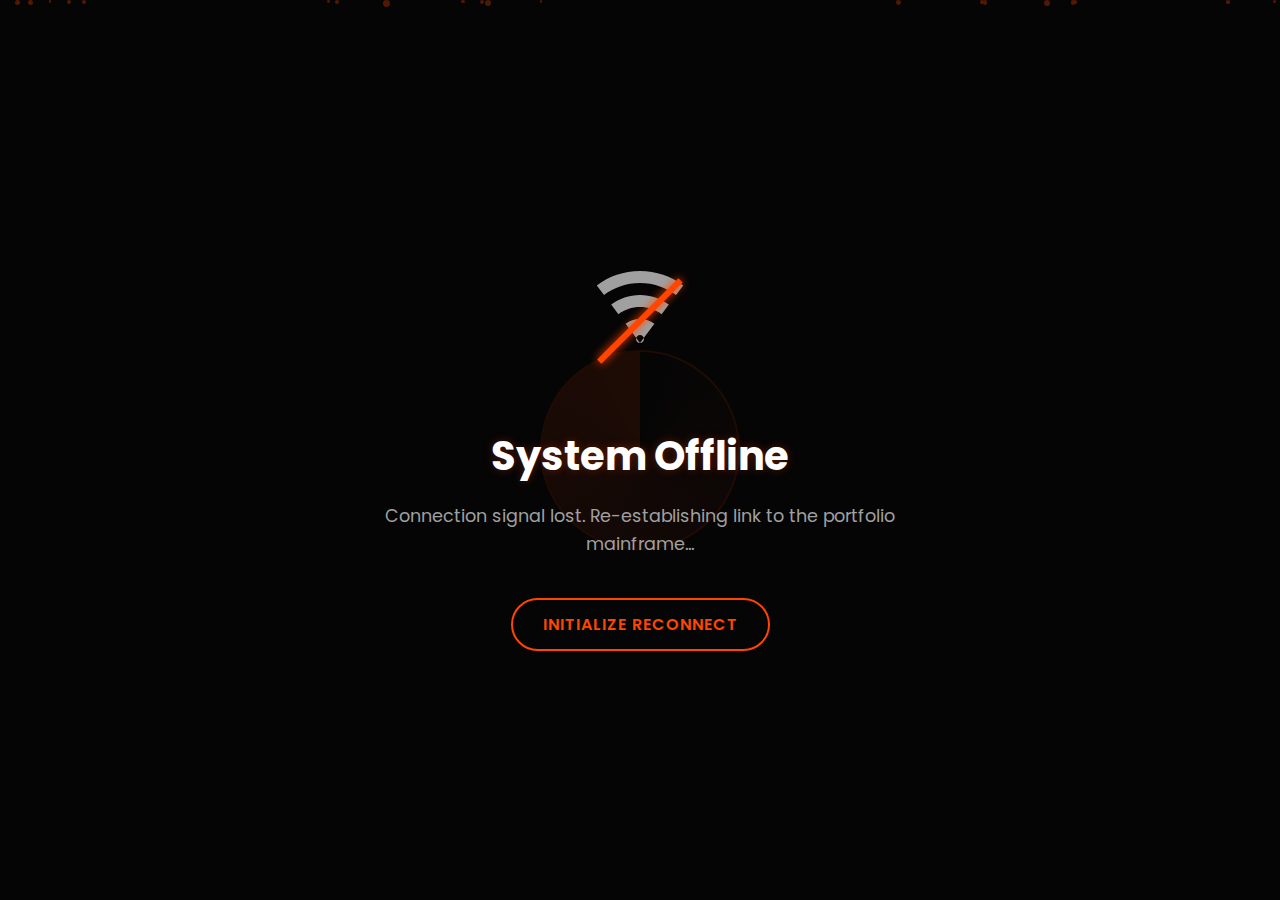
<file: offline.html>
<!DOCTYPE html>
<html lang="en">
<head>
    <meta charset="UTF-8">
    <meta name="viewport" content="width=device-width, initial-scale=1.0">
    <title>You are Offline | Abhay Gupta Portfolio</title>
    <link href="https://fonts.googleapis.com/css2?family=Poppins:wght@400;600;700&display=swap" rel="stylesheet">
    <style>
        :root {
            --primary: #FF4500;
            --bg: #050505;
            --text: #ffffff;
            --text-secondary: #a0a0a0;
        }

        * {
            box-sizing: border-box;
            margin: 0;
            padding: 0;
        }

        body {
            background-color: var(--bg);
            color: var(--text);
            font-family: 'Poppins', sans-serif;
            height: 100vh;
            display: flex;
            flex-direction: column;
            align-items: center;
            justify-content: center;
            overflow: hidden;
            position: relative;
        }

        /* Animated Background Particles */
        .bg-particles {
            position: absolute;
            top: 0;
            left: 0;
            width: 100%;
            height: 100%;
            z-index: 0;
            opacity: 0.3;
        }

        .particle {
            position: absolute;
            background: var(--primary);
            border-radius: 50%;
            animation: float 15s infinite linear;
        }

        @keyframes float {
            0% { transform: translateY(100vh) scale(0); opacity: 0; }
            50% { opacity: 0.8; }
            100% { transform: translateY(-100px) scale(1); opacity: 0; }
        }

        /* Main Content */
        .container {
            position: relative;
            z-index: 10;
            text-align: center;
            padding: 2rem;
            max-width: 600px;
        }

        /* Glitch Effect on Wifi Icon */
        .wifi-container {
            position: relative;
            display: inline-block;
            margin-bottom: 2rem;
        }

        .wifi-icon {
            font-size: 6rem;
            color: var(--text-secondary);
            animation: pulse 2s infinite ease-in-out;
        }

        .wifi-slash {
            position: absolute;
            top: 50%;
            left: 50%;
            width: 120%;
            height: 6px;
            background: var(--primary);
            transform: translate(-50%, -50%) rotate(-45deg);
            box-shadow: 0 0 10px var(--primary);
            animation: slash-grow 0.5s ease-out forwards;
        }

        @keyframes pulse {
            0%, 100% { opacity: 0.5; transform: scale(1); }
            50% { opacity: 1; transform: scale(1.1); }
        }

        @keyframes slash-grow {
            0% { width: 0; opacity: 0; }
            100% { width: 120%; opacity: 1; }
        }

        h1 {
            font-size: 2.5rem;
            margin-bottom: 1rem;
            font-weight: 700;
            text-shadow: 0 0 10px rgba(255, 69, 0, 0.3);
        }

        p {
            color: var(--text-secondary);
            font-size: 1.1rem;
            margin-bottom: 2.5rem;
            line-height: 1.6;
        }

        /* Animated Button */
        .retry-btn {
            background: transparent;
            color: var(--primary);
            border: 2px solid var(--primary);
            padding: 12px 30px;
            font-size: 1rem;
            font-weight: 600;
            cursor: pointer;
            border-radius: 50px;
            position: relative;
            overflow: hidden;
            transition: all 0.3s ease;
            text-transform: uppercase;
            letter-spacing: 1px;
            font-family: inherit;
        }

        .retry-btn:hover {
            background: var(--primary);
            color: white;
            box-shadow: 0 0 20px rgba(255, 69, 0, 0.6);
            transform: translateY(-2px);
        }

        .retry-btn:active {
            transform: translateY(1px);
        }

        /* Radar scan effect */
        .radar-scan {
            position: absolute;
            top: 50%;
            left: 50%;
            transform: translate(-50%, -50%);
            width: 200px;
            height: 200px;
            border-radius: 50%;
            border: 2px solid rgba(255, 69, 0, 0.1);
            z-index: -1;
        }

        .radar-scan::before {
            content: '';
            position: absolute;
            top: 0;
            left: 0;
            width: 100%;
            height: 100%;
            border-radius: 50%;
            background: conic-gradient(from 0deg, transparent 0deg, rgba(255, 69, 0, 0.1) 360deg);
            animation: radar 2s linear infinite;
        }

        @keyframes radar {
            0% { transform: rotate(0deg); }
            100% { transform: rotate(360deg); }
        }

    </style>
</head>
<body>

    <div class="bg-particles" id="particles"></div>

    <div class="radar-scan"></div>

    <div class="container">
        <div class="wifi-container">
            <div class="wifi-icon">
                <svg xmlns="http://www.w3.org/2000/svg" width="1em" height="1em" viewBox="0 0 24 24" fill="currentColor">
                    <path d="M12 21L12 21c-0.552 0-1-0.448-1-1v0c0-0.552 0.448-1 1-1h0c0.552 0 1 0.448 1 1v0C13 20.552 12.552 21 12 21zM12 3C7.95 3 4.21 4.34 1.2 6.6L3 9C5.5 7.12 8.62 6 12 6C15.38 6 18.5 7.12 21 9L22.8 6.6C19.79 4.34 16.05 3 12 3zM12 9C9.3 9 6.81 9.89 4.8 11.4L6.6 13.8C8.1 12.67 9.97 12 12 12C14.03 12 15.9 12.67 17.4 13.8L19.2 11.4C17.19 9.89 14.7 9 12 9zM12 15C10.65 15 9.4 15.45 8.4 16.2L12 21L15.6 16.2C14.6 15.45 13.35 15 12 15z"/>
                </svg>
            </div>
            <div class="wifi-slash"></div>
        </div>

        <h1>System Offline</h1>
        <p>Connection signal lost. Re-establishing link to the portfolio mainframe...</p>

        <button class="retry-btn" onclick="checkConnection()">Initialize Reconnect</button>
    </div>

    <script>
        // Create background particles
        const particlesContainer = document.getElementById('particles');
        const particleCount = 20;

        for (let i = 0; i < particleCount; i++) {
            const particle = document.createElement('div');
            particle.classList.add('particle');
            
            // Random size, position, and duration
            const size = Math.random() * 5 + 2 + 'px';
            particle.style.width = size;
            particle.style.height = size;
            particle.style.left = Math.random() * 100 + '%';
            particle.style.animationDuration = Math.random() * 10 + 5 + 's';
            particle.style.animationDelay = Math.random() * 5 + 's';
            
            particlesContainer.appendChild(particle);
        }

        // Retry connection logic
        function checkConnection() {
            const btn = document.querySelector('.retry-btn');
            const originalText = btn.innerText;
            
            btn.innerText = 'SCANNING...';
            btn.style.opacity = '0.7';
            
            // Simulate check delay
            setTimeout(() => {
                if (navigator.onLine) {
                    window.location.reload();
                } else {
                    btn.innerText = 'FAILED. RETRY?';
                    btn.style.opacity = '1';
                    btn.style.borderColor = '#ff0000';
                    btn.style.color = '#ff0000';
                    
                    setTimeout(() => {
                        btn.innerText = originalText;
                        btn.style.borderColor = '#FF4500';
                        btn.style.color = '#FF4500';
                    }, 2000);
                }
            }, 1000);
        }

        // Auto-reload when back online
        window.addEventListener('online', () => {
            window.location.reload();
        });
    </script>
</body>
</html>
</file>
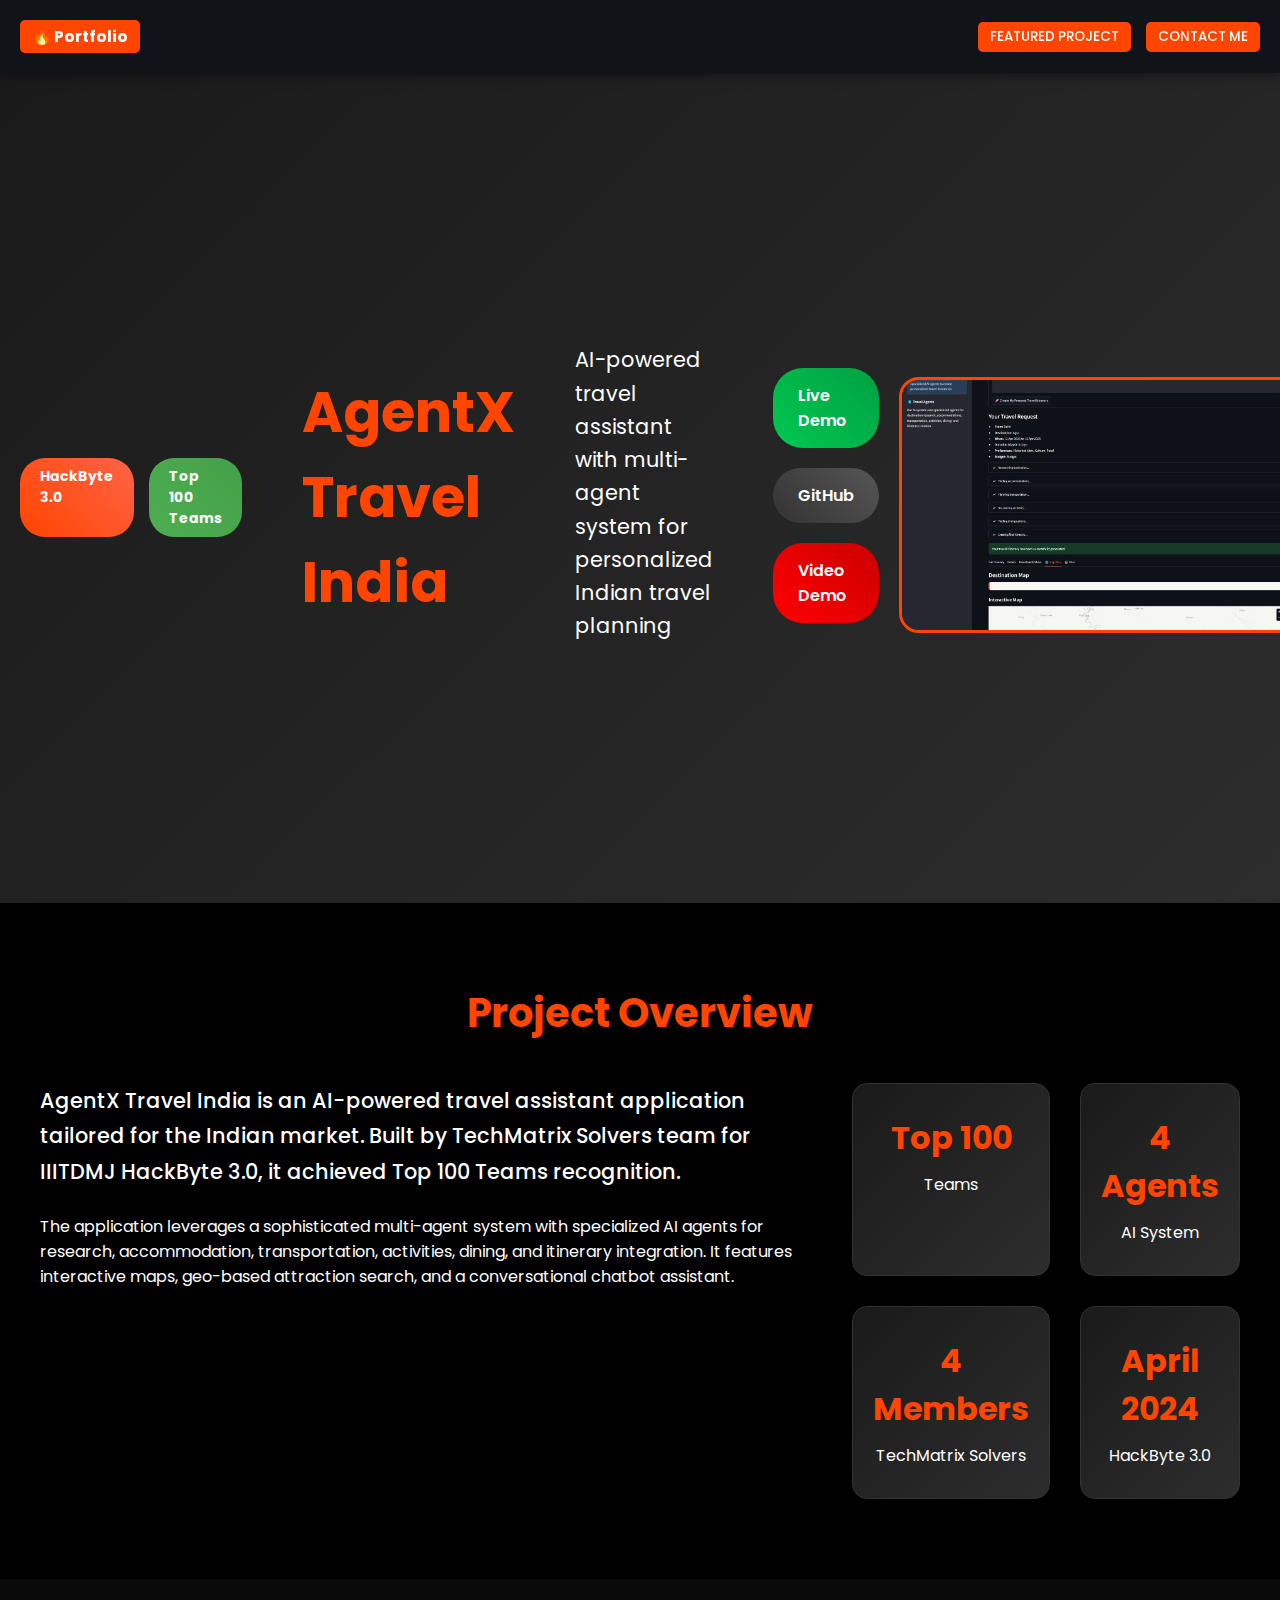
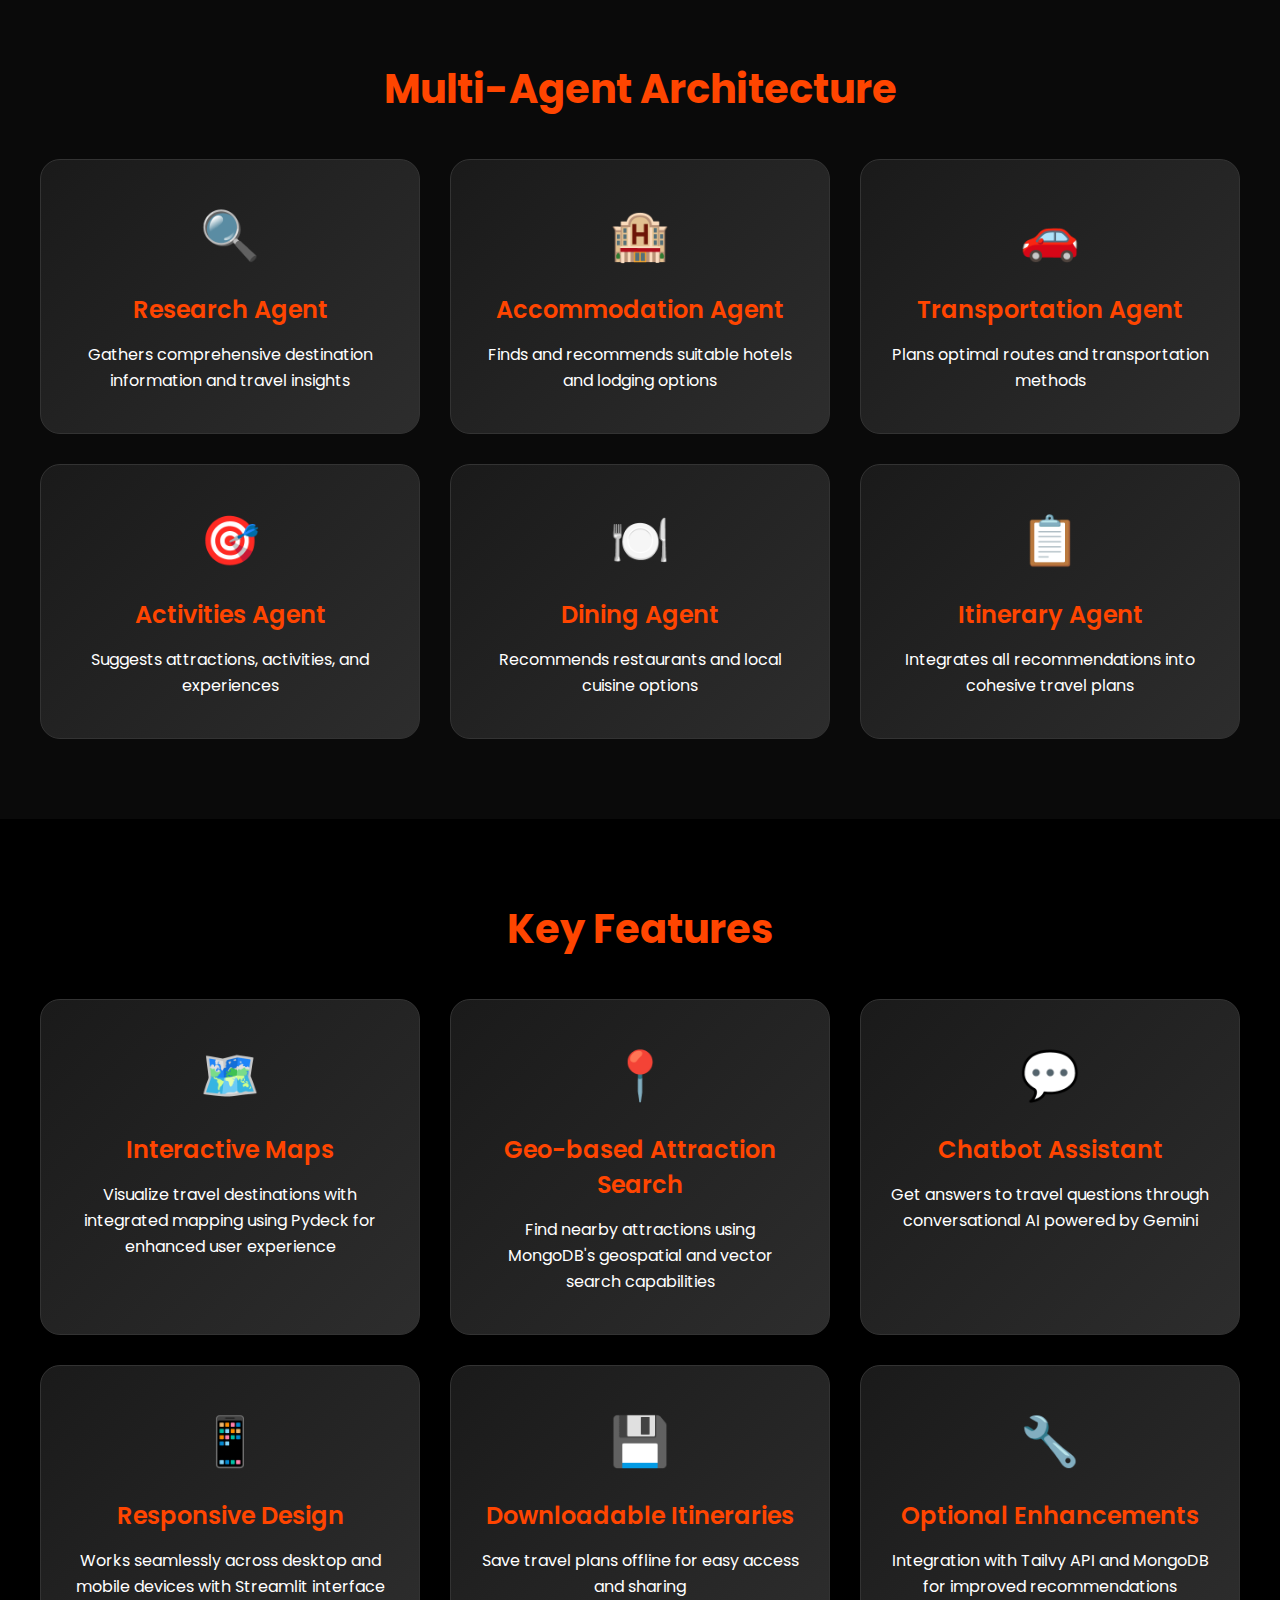
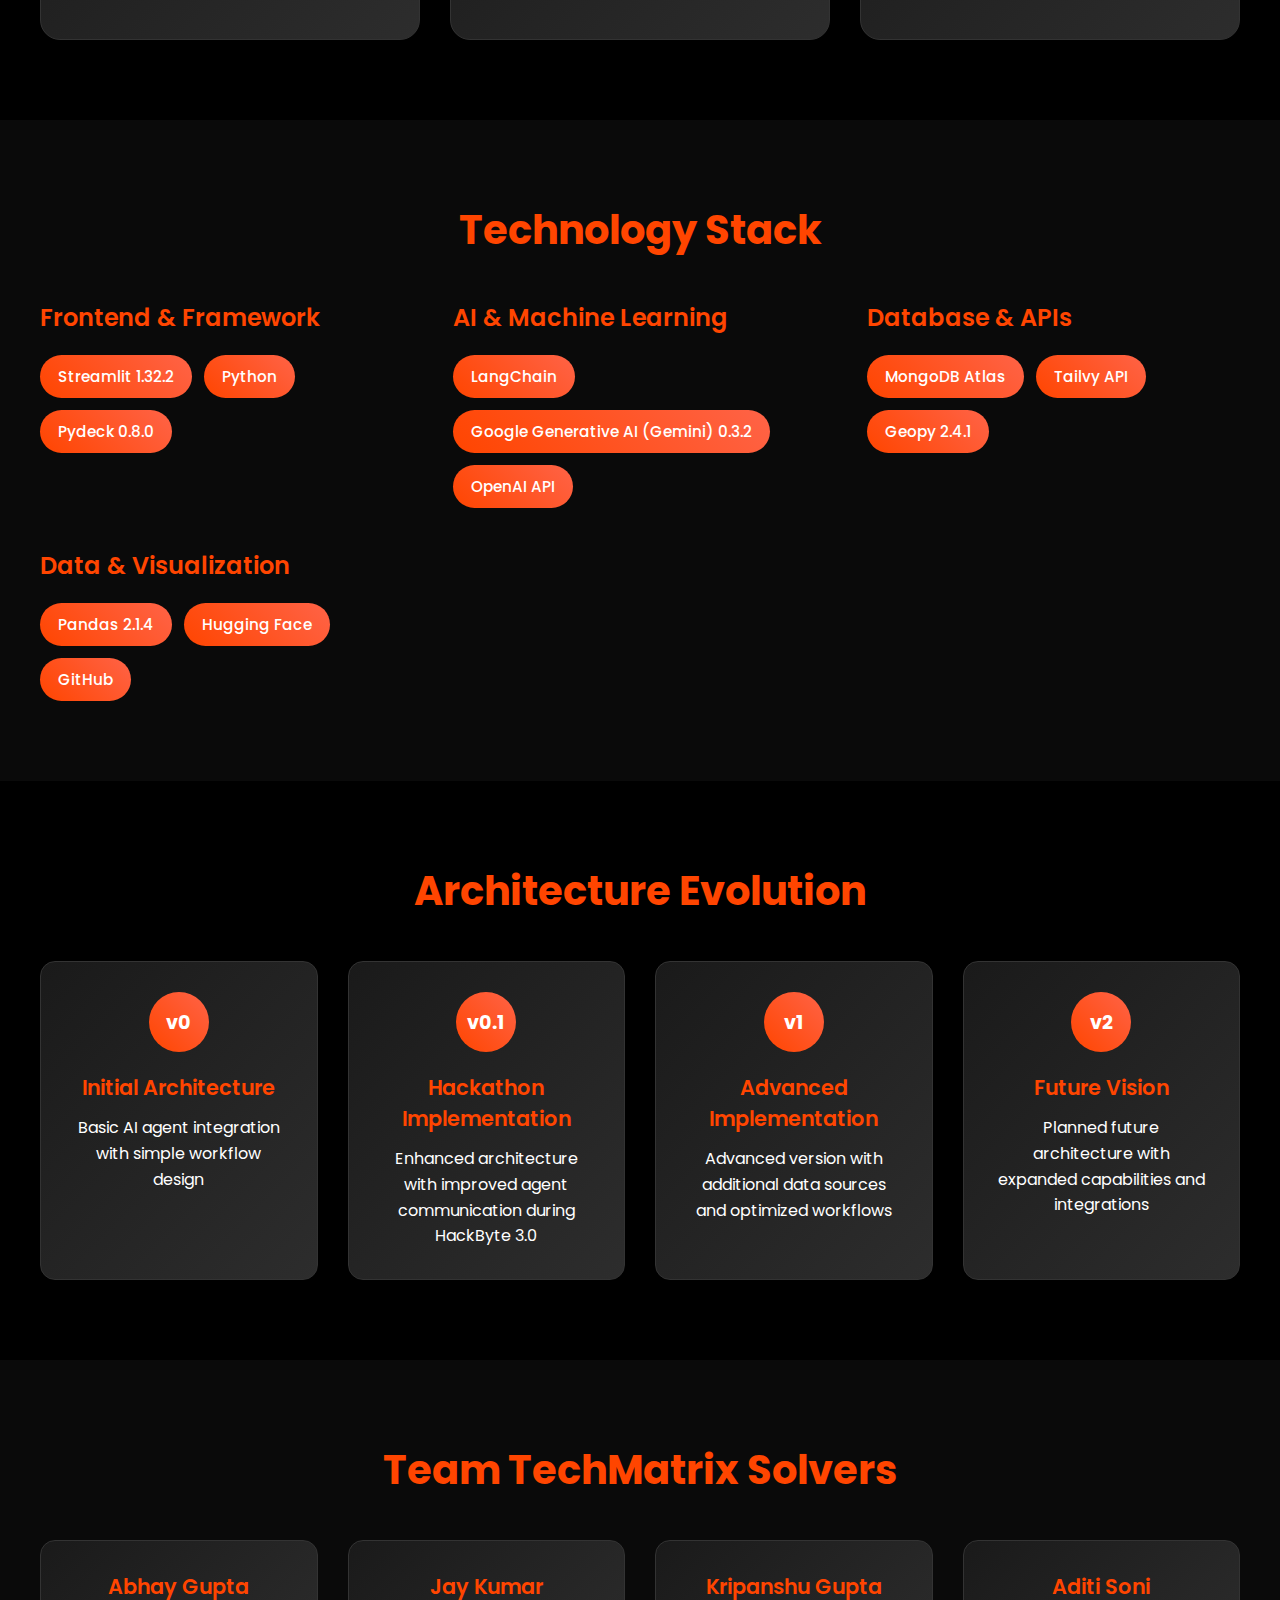
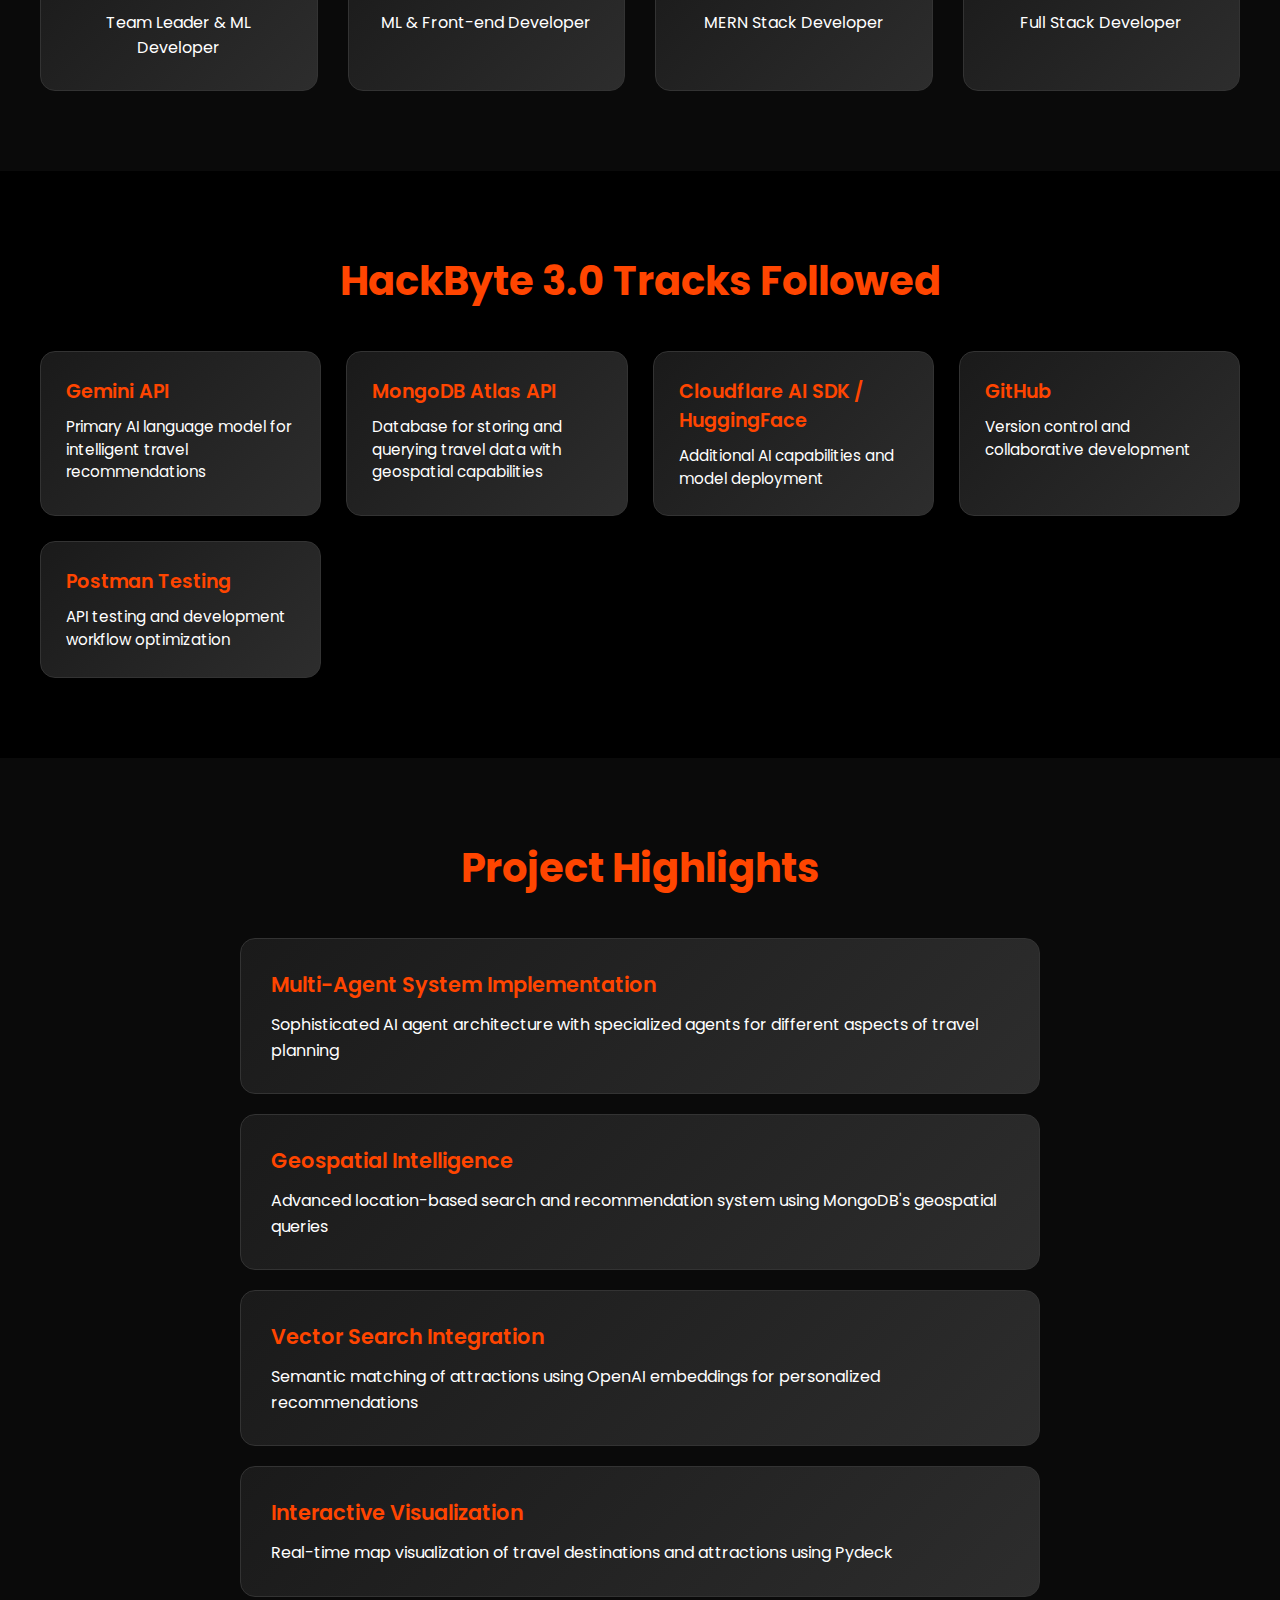
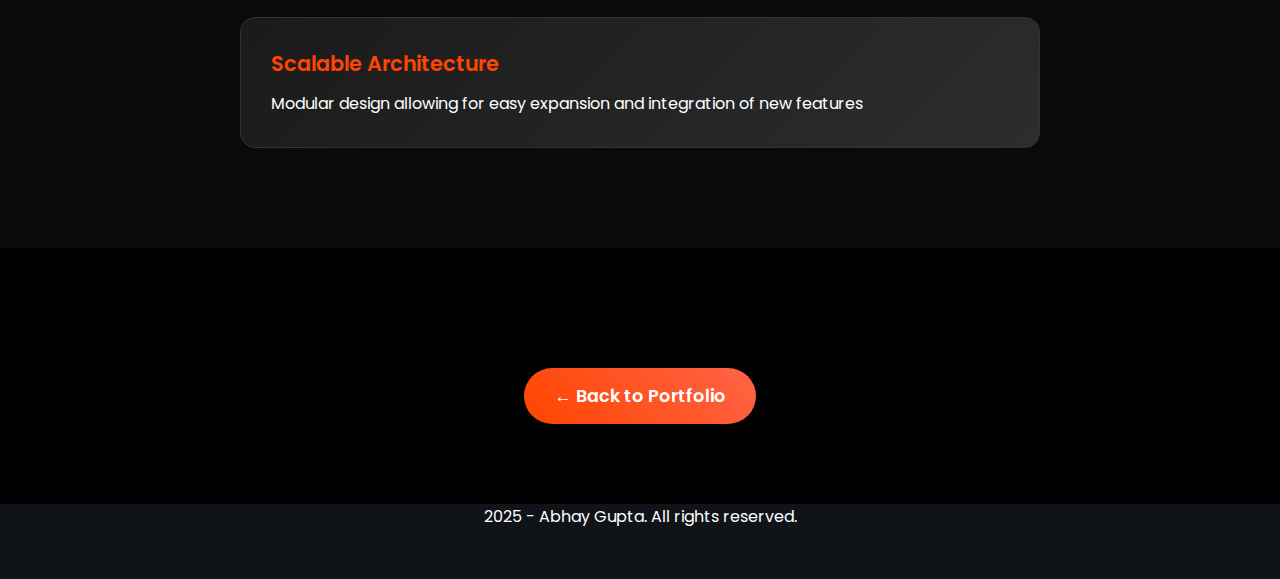
<file: project-agentx.html>
<!DOCTYPE html>
<html lang="en">

<head>
    <meta charset="UTF-8" />
    <meta http-equiv="X-UA-Compatible" content="IE=edge" />
    <meta name="viewport" content="width=device-width, initial-scale=1.0" />
    <link rel="stylesheet" href="./css/styles.css" />
    <link rel="stylesheet" href="./css/components.css" />
    <link rel="stylesheet" href="./css/project-pages.css" />
    <link rel="canonical" href="https://www.abhaygupta6187.me/project-agentx.html" />
    <link rel="icon" type="image/png" href="favicon.png" />
    <link rel="apple-touch-icon" href="favicon.png" />
    <title>AgentX Travel India - AI Travel Assistant | Abhay Gupta</title>
</head>

<body>
    <!-- HEADER -->
    <header>
        <div class="header-wrapper">
            <button onclick="location.href='index.html'">
                <h3 class="portfolio-h">🔥 Portfolio</h3>
            </button>
            <nav>
                <button onclick="location.href='index.html#featured-project'">FEATURED PROJECT</button>
                <button onclick="location.href='index.html#education'">CONTACT ME</button>
            </nav>
        </div>
    </header>

    <!-- PROJECT HERO SECTION -->
    <div class="project-hero">
        <div class="project-hero-content">
            <div class="project-badge">
                <span class="hackathon-badge">HackByte 3.0</span>
                <span class="achievement-badge">Top 100 Teams</span>
            </div>
            <h1>AgentX Travel India</h1>
            <p class="project-subtitle">AI-powered travel assistant with multi-agent system for personalized Indian
                travel planning</p>
            <div class="project-links">
                <a href="https://huggingface.co/spaces/Abs6187/AgentX-Travel-India_v01" target="_blank"
                    class="demo-btn">Live Demo</a>
                <a href="https://github.com/Abs6187/AgentX-Travel-India" target="_blank" class="github-btn">GitHub</a>
                <a href="https://www.youtube.com/watch?v=1l1WXob-diM" target="_blank" class="video-btn">Video Demo</a>
            </div>
        </div>
        <div class="project-hero-image">
            <div class="project-showcase">
                <img src="./assets/projects/Agent-X Travel agent.png" alt="AgentX Travel India" class="project-image" />
            </div>
        </div>
    </div>

    <!-- PROJECT OVERVIEW -->
    <div class="project-section">
        <div class="container">
            <h2>Project Overview</h2>
            <div class="project-overview">
                <div class="overview-content">
                    <p class="lead-text">
                        AgentX Travel India is an AI-powered travel assistant application tailored for the Indian
                        market.
                        Built by TechMatrix Solvers team for IIITDMJ HackByte 3.0, it achieved Top 100 Teams
                        recognition.
                    </p>
                    <p>
                        The application leverages a sophisticated multi-agent system with specialized AI agents for
                        research,
                        accommodation, transportation, activities, dining, and itinerary integration. It features
                        interactive
                        maps, geo-based attraction search, and a conversational chatbot assistant.
                    </p>
                </div>
                <div class="project-stats">
                    <div class="stat-item">
                        <h3>Top 100</h3>
                        <p>Teams</p>
                    </div>
                    <div class="stat-item">
                        <h3>4 Agents</h3>
                        <p>AI System</p>
                    </div>
                    <div class="stat-item">
                        <h3>4 Members</h3>
                        <p>TechMatrix Solvers</p>
                    </div>
                    <div class="stat-item">
                        <h3>April 2024</h3>
                        <p>HackByte 3.0</p>
                    </div>
                </div>
            </div>
        </div>
    </div>

    <!-- ARCHITECTURE SECTION -->
    <div class="project-section">
        <div class="container">
            <h2>Multi-Agent Architecture</h2>
            <div class="architecture-grid">
                <div class="agent-card">
                    <div class="agent-icon">🔍</div>
                    <h3>Research Agent</h3>
                    <p>Gathers comprehensive destination information and travel insights</p>
                </div>
                <div class="agent-card">
                    <div class="agent-icon">🏨</div>
                    <h3>Accommodation Agent</h3>
                    <p>Finds and recommends suitable hotels and lodging options</p>
                </div>
                <div class="agent-card">
                    <div class="agent-icon">🚗</div>
                    <h3>Transportation Agent</h3>
                    <p>Plans optimal routes and transportation methods</p>
                </div>
                <div class="agent-card">
                    <div class="agent-icon">🎯</div>
                    <h3>Activities Agent</h3>
                    <p>Suggests attractions, activities, and experiences</p>
                </div>
                <div class="agent-card">
                    <div class="agent-icon">🍽️</div>
                    <h3>Dining Agent</h3>
                    <p>Recommends restaurants and local cuisine options</p>
                </div>
                <div class="agent-card">
                    <div class="agent-icon">📋</div>
                    <h3>Itinerary Agent</h3>
                    <p>Integrates all recommendations into cohesive travel plans</p>
                </div>
            </div>
        </div>
    </div>

    <!-- FEATURES SECTION -->
    <div class="project-section">
        <div class="container">
            <h2>Key Features</h2>
            <div class="features-grid">
                <div class="feature-card">
                    <div class="feature-icon">🗺️</div>
                    <h3>Interactive Maps</h3>
                    <p>Visualize travel destinations with integrated mapping using Pydeck for enhanced user experience
                    </p>
                </div>
                <div class="feature-card">
                    <div class="feature-icon">📍</div>
                    <h3>Geo-based Attraction Search</h3>
                    <p>Find nearby attractions using MongoDB's geospatial and vector search capabilities</p>
                </div>
                <div class="feature-card">
                    <div class="feature-icon">💬</div>
                    <h3>Chatbot Assistant</h3>
                    <p>Get answers to travel questions through conversational AI powered by Gemini</p>
                </div>
                <div class="feature-card">
                    <div class="feature-icon">📱</div>
                    <h3>Responsive Design</h3>
                    <p>Works seamlessly across desktop and mobile devices with Streamlit interface</p>
                </div>
                <div class="feature-card">
                    <div class="feature-icon">💾</div>
                    <h3>Downloadable Itineraries</h3>
                    <p>Save travel plans offline for easy access and sharing</p>
                </div>
                <div class="feature-card">
                    <div class="feature-icon">🔧</div>
                    <h3>Optional Enhancements</h3>
                    <p>Integration with Tailvy API and MongoDB for improved recommendations</p>
                </div>
            </div>
        </div>
    </div>

    <!-- TECHNOLOGY STACK -->
    <div class="project-section">
        <div class="container">
            <h2>Technology Stack</h2>
            <div class="tech-categories">
                <div class="tech-category">
                    <h3>Frontend & Framework</h3>
                    <div class="tech-tags">
                        <span class="tech-tag">Streamlit 1.32.2</span>
                        <span class="tech-tag">Python</span>
                        <span class="tech-tag">Pydeck 0.8.0</span>
                    </div>
                </div>
                <div class="tech-category">
                    <h3>AI & Machine Learning</h3>
                    <div class="tech-tags">
                        <span class="tech-tag">LangChain</span>
                        <span class="tech-tag">Google Generative AI (Gemini) 0.3.2</span>
                        <span class="tech-tag">OpenAI API</span>
                    </div>
                </div>
                <div class="tech-category">
                    <h3>Database & APIs</h3>
                    <div class="tech-tags">
                        <span class="tech-tag">MongoDB Atlas</span>
                        <span class="tech-tag">Tailvy API</span>
                        <span class="tech-tag">Geopy 2.4.1</span>
                    </div>
                </div>
                <div class="tech-category">
                    <h3>Data & Visualization</h3>
                    <div class="tech-tags">
                        <span class="tech-tag">Pandas 2.1.4</span>
                        <span class="tech-tag">Hugging Face</span>
                        <span class="tech-tag">GitHub</span>
                    </div>
                </div>
            </div>
        </div>
    </div>

    <!-- ARCHITECTURE EVOLUTION -->
    <div class="project-section">
        <div class="container">
            <h2>Architecture Evolution</h2>
            <div class="evolution-timeline">
                <div class="timeline-item">
                    <div class="timeline-marker">v0</div>
                    <h3>Initial Architecture</h3>
                    <p>Basic AI agent integration with simple workflow design</p>
                </div>
                <div class="timeline-item">
                    <div class="timeline-marker">v0.1</div>
                    <h3>Hackathon Implementation</h3>
                    <p>Enhanced architecture with improved agent communication during HackByte 3.0</p>
                </div>
                <div class="timeline-item">
                    <div class="timeline-marker">v1</div>
                    <h3>Advanced Implementation</h3>
                    <p>Advanced version with additional data sources and optimized workflows</p>
                </div>
                <div class="timeline-item">
                    <div class="timeline-marker">v2</div>
                    <h3>Future Vision</h3>
                    <p>Planned future architecture with expanded capabilities and integrations</p>
                </div>
            </div>
        </div>
    </div>

    <!-- TEAM SECTION -->
    <div class="project-section">
        <div class="container">
            <h2>Team TechMatrix Solvers</h2>
            <div class="team-grid">
                <div class="team-member">
                    <div class="member-info">
                        <h4>Abhay Gupta</h4>
                        <p>Team Leader & ML Developer</p>
                    </div>
                </div>
                <div class="team-member">
                    <div class="member-info">
                        <h4>Jay Kumar</h4>
                        <p>ML & Front-end Developer</p>
                    </div>
                </div>
                <div class="team-member">
                    <div class="member-info">
                        <h4>Kripanshu Gupta</h4>
                        <p>MERN Stack Developer</p>
                    </div>
                </div>
                <div class="team-member">
                    <div class="member-info">
                        <h4>Aditi Soni</h4>
                        <p>Full Stack Developer</p>
                    </div>
                </div>
            </div>
        </div>
    </div>

    <!-- HACKATHON TRACKS -->
    <div class="project-section">
        <div class="container">
            <h2>HackByte 3.0 Tracks Followed</h2>
            <div class="tracks-grid">
                <div class="track-item">
                    <h3>Gemini API</h3>
                    <p>Primary AI language model for intelligent travel recommendations</p>
                </div>
                <div class="track-item">
                    <h3>MongoDB Atlas API</h3>
                    <p>Database for storing and querying travel data with geospatial capabilities</p>
                </div>
                <div class="track-item">
                    <h3>Cloudflare AI SDK / HuggingFace</h3>
                    <p>Additional AI capabilities and model deployment</p>
                </div>
                <div class="track-item">
                    <h3>GitHub</h3>
                    <p>Version control and collaborative development</p>
                </div>
                <div class="track-item">
                    <h3>Postman Testing</h3>
                    <p>API testing and development workflow optimization</p>
                </div>
            </div>
        </div>
    </div>

    <!-- PROJECT HIGHLIGHTS -->
    <div class="project-section">
        <div class="container">
            <h2>Project Highlights</h2>
            <div class="highlights-list">
                <div class="highlight-item">
                    <h4>Multi-Agent System Implementation</h4>
                    <p>Sophisticated AI agent architecture with specialized agents for different aspects of travel
                        planning</p>
                </div>
                <div class="highlight-item">
                    <h4>Geospatial Intelligence</h4>
                    <p>Advanced location-based search and recommendation system using MongoDB's geospatial queries</p>
                </div>
                <div class="highlight-item">
                    <h4>Vector Search Integration</h4>
                    <p>Semantic matching of attractions using OpenAI embeddings for personalized recommendations</p>
                </div>
                <div class="highlight-item">
                    <h4>Interactive Visualization</h4>
                    <p>Real-time map visualization of travel destinations and attractions using Pydeck</p>
                </div>
                <div class="highlight-item">
                    <h4>Scalable Architecture</h4>
                    <p>Modular design allowing for easy expansion and integration of new features</p>
                </div>
            </div>
        </div>
    </div>

    <!-- BACK TO PORTFOLIO -->
    <div class="project-section">
        <div class="container">
            <div class="back-to-portfolio">
                <a href="index.html" class="back-btn">← Back to Portfolio</a>
            </div>
        </div>
    </div>

    <!-- FOOTER -->
    <div class="footer-wrapper">
        <p class="footer-p">2025 - Abhay Gupta. All rights reserved.</p>
    </div>

    <!-- SCRIPTS -->
    <script src="./js/main.js"></script>
    <script src="./js/components.js"></script>
</body>

</html>
</file>
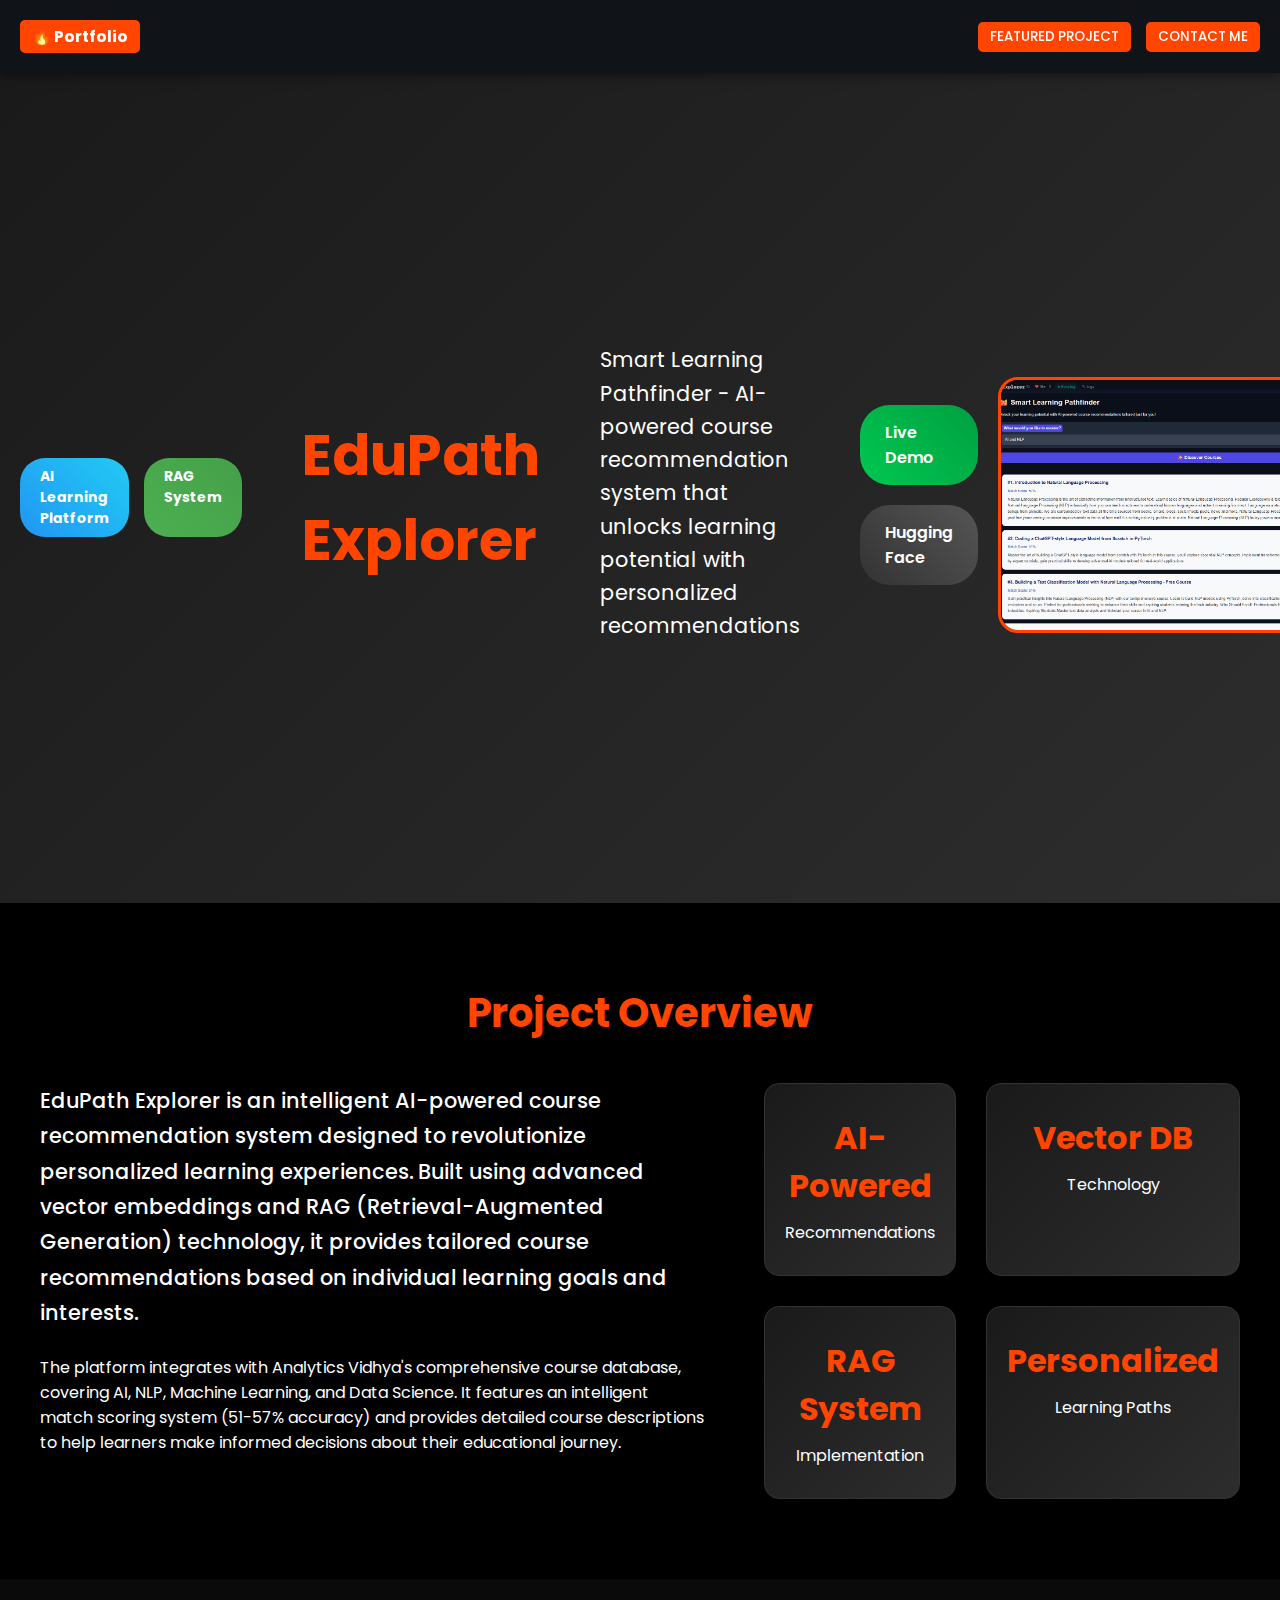
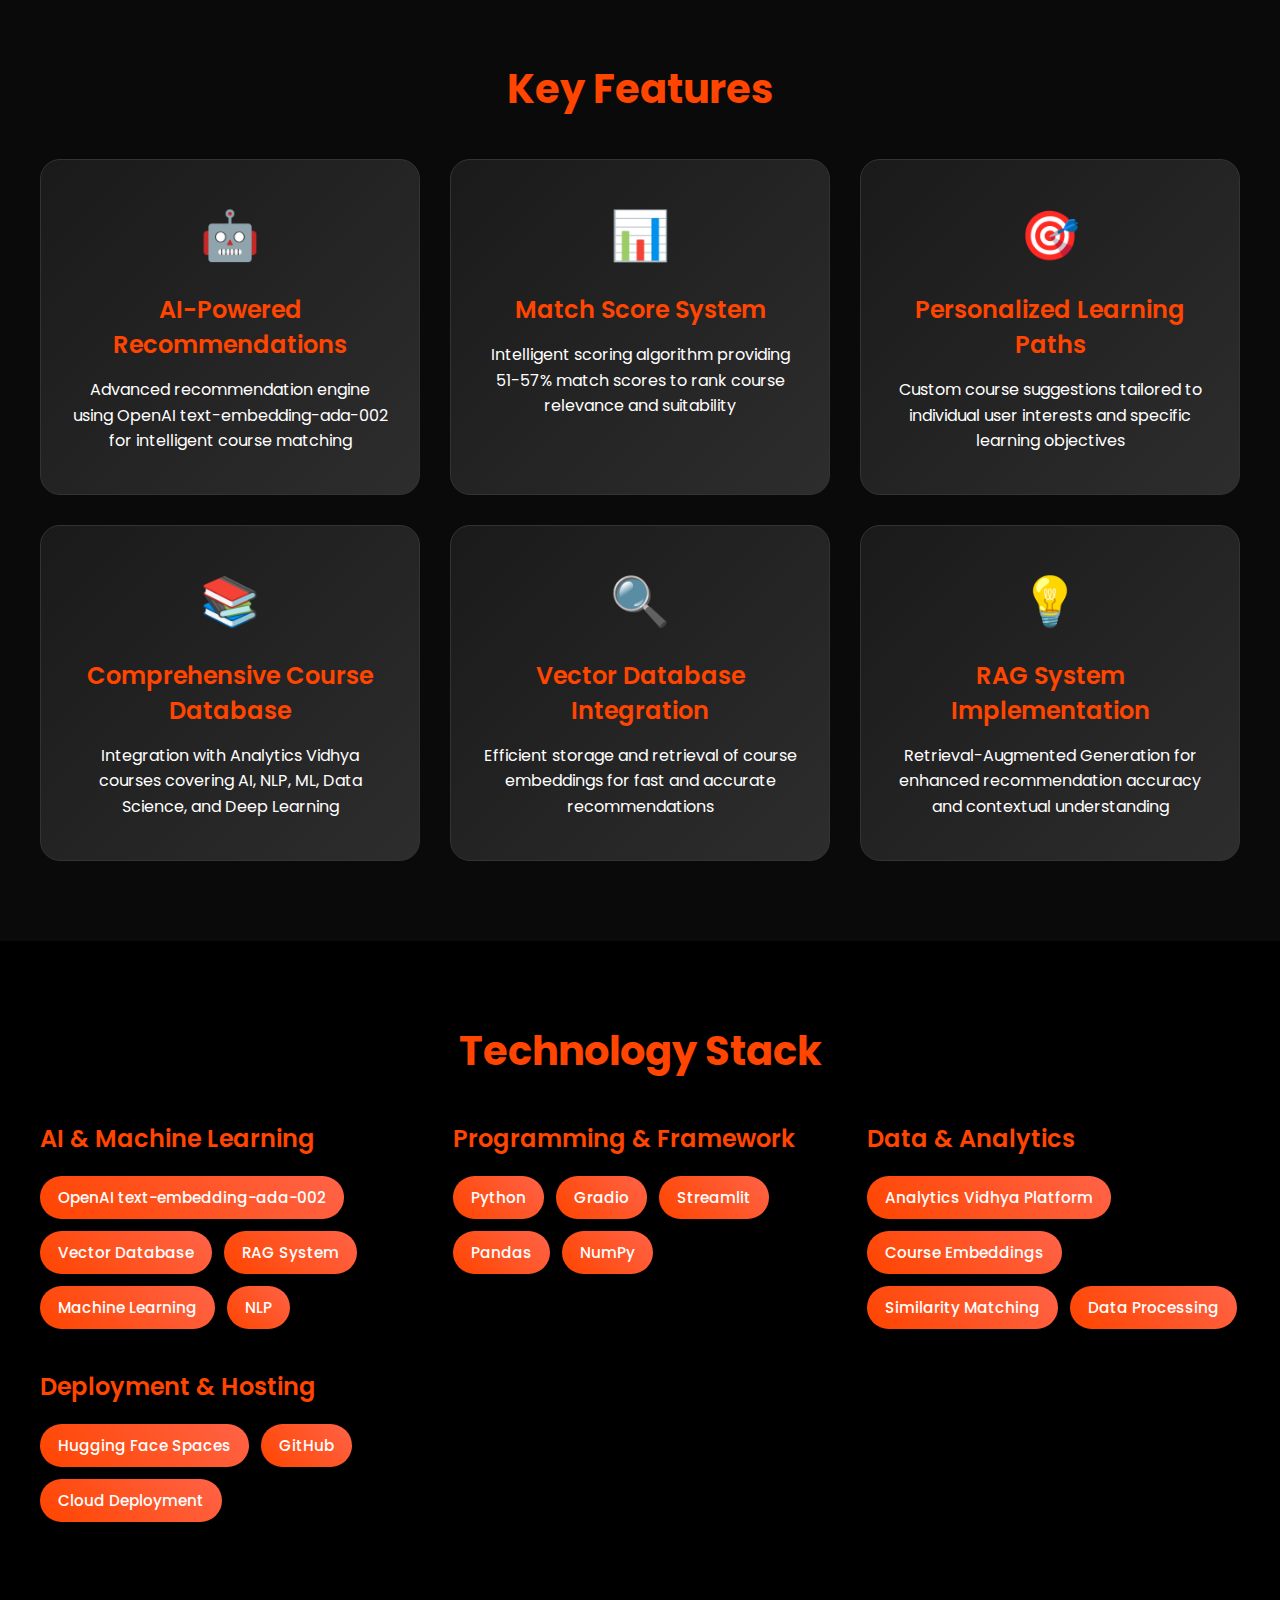
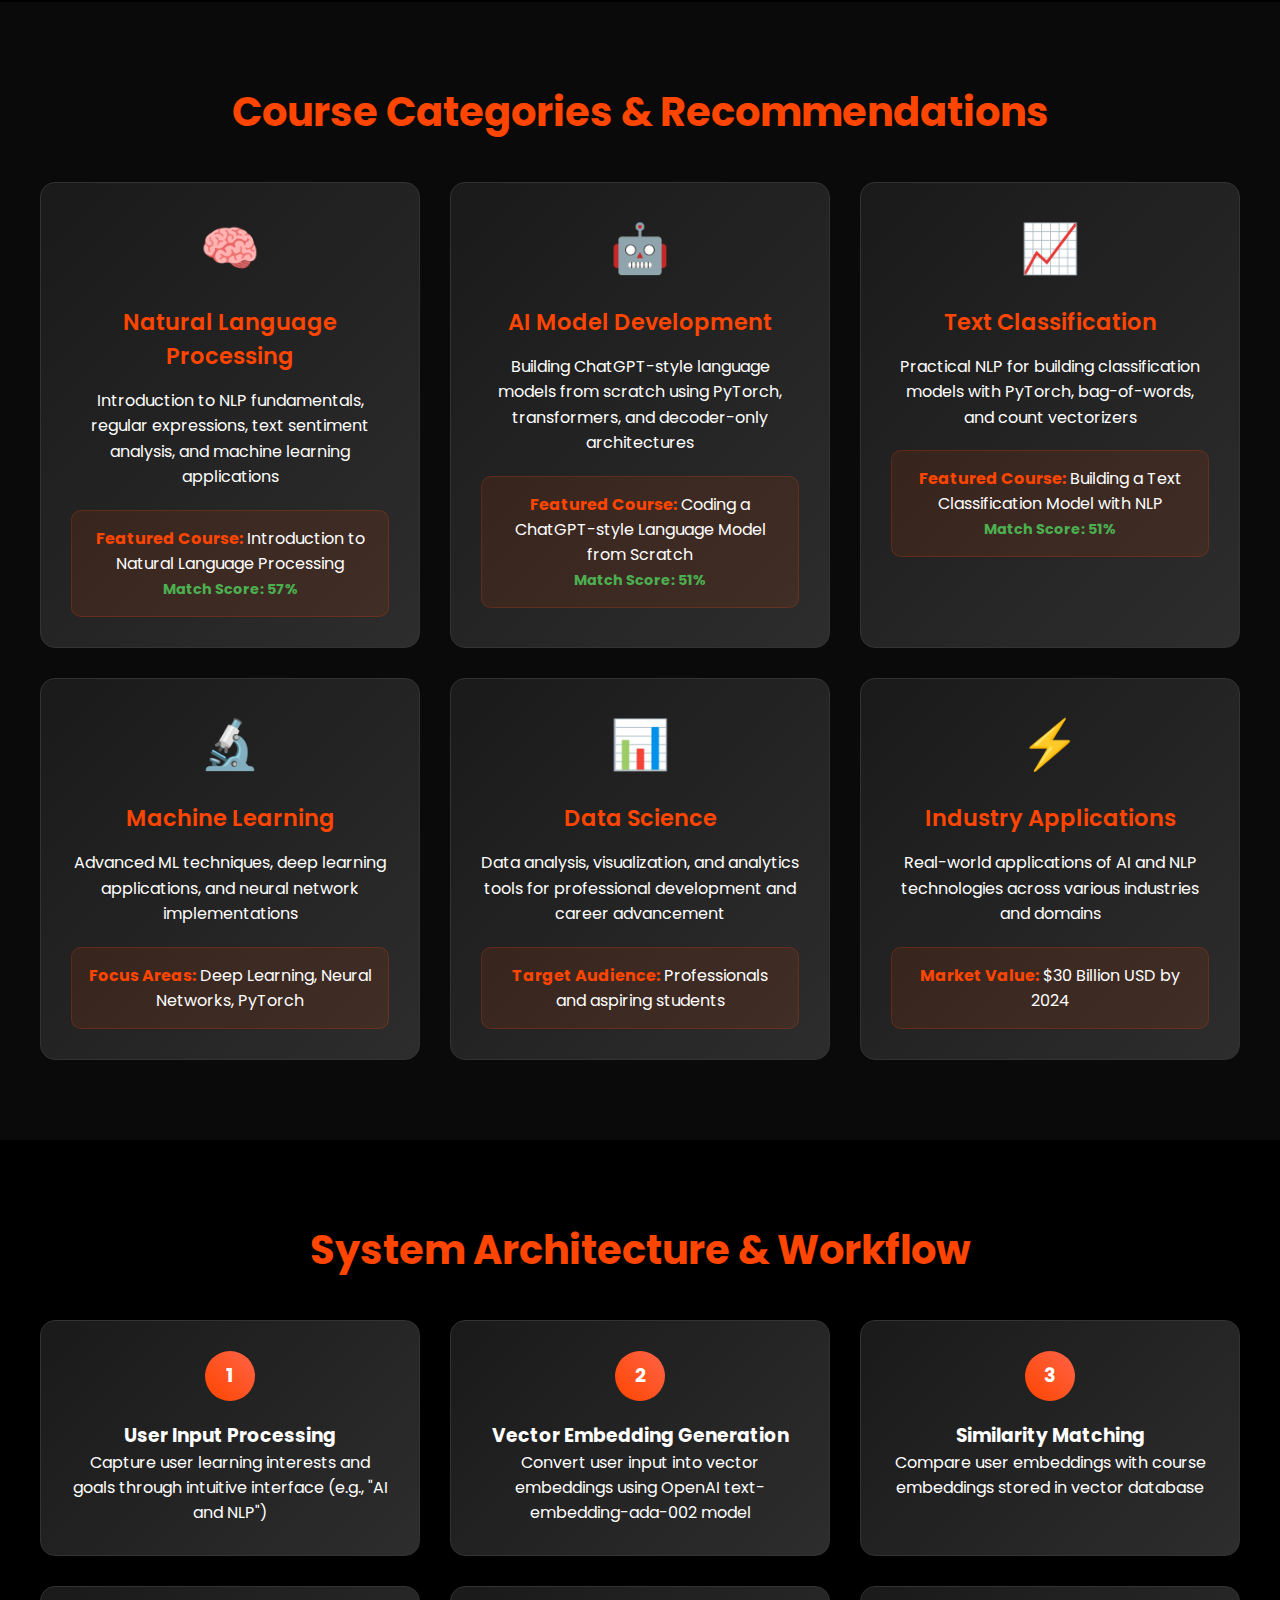
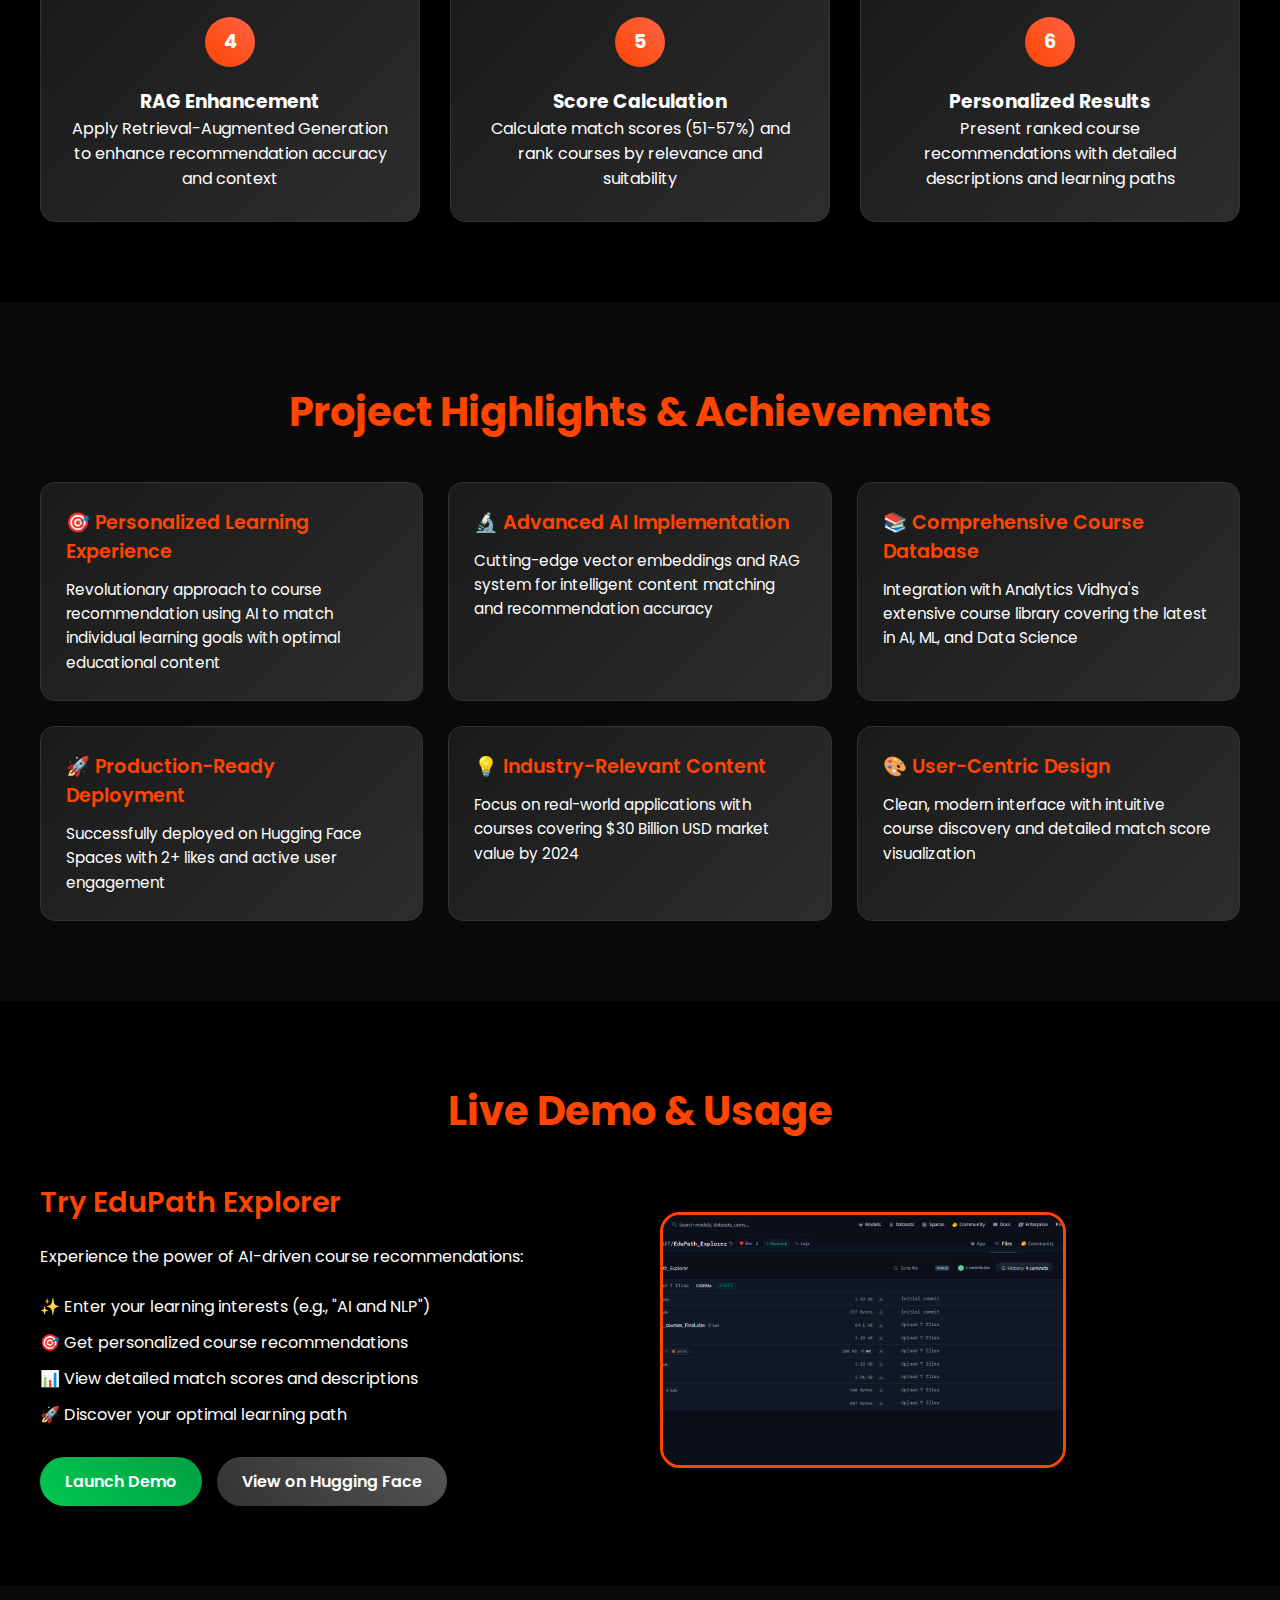
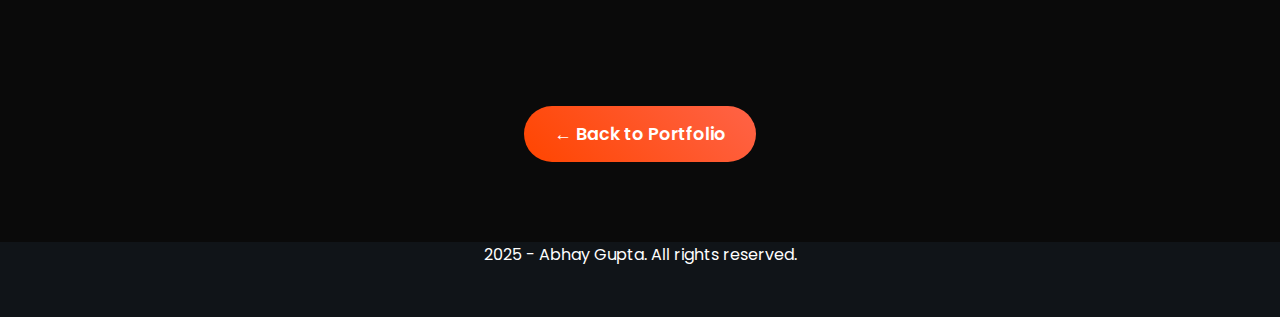
<file: project-edupath.html>
<!DOCTYPE html>
<html lang="en">

<head>
    <meta charset="UTF-8" />
    <meta http-equiv="X-UA-Compatible" content="IE=edge" />
    <meta name="viewport" content="width=device-width, initial-scale=1.0" />
    <link rel="stylesheet" href="./css/styles.css" />
    <link rel="stylesheet" href="./css/components.css" />
    <link rel="stylesheet" href="./css/project-pages.css" />
    <title>EduPath Explorer - AI Learning Pathfinder | Abhay Gupta</title>
</head>

<body>
    <!-- HEADER -->
    <header>
        <div class="header-wrapper">
            <button onclick="location.href='index.html'">
                <h3 class="portfolio-h">🔥 Portfolio</h3>
            </button>
            <nav>
                <button onclick="location.href='index.html#featured-project'">FEATURED PROJECT</button>
                <button onclick="location.href='index.html#education'">CONTACT ME</button>
            </nav>
        </div>
    </header>

    <!-- PROJECT HERO SECTION -->
    <div class="project-hero">
        <div class="project-hero-content">
            <div class="project-badge">
                <span class="tech-badge">AI Learning Platform</span>
                <span class="achievement-badge">RAG System</span>
            </div>
            <h1>EduPath Explorer</h1>
            <p class="project-subtitle">Smart Learning Pathfinder - AI-powered course recommendation system that unlocks learning potential with personalized recommendations</p>
            <div class="project-links">
                <a href="https://huggingface.co/spaces/Abs6187/EduPath_Explorer" target="_blank" class="demo-btn">Live Demo</a>
                <a href="https://huggingface.co/spaces/Abs6187/EduPath_Explorer" target="_blank" class="github-btn">Hugging Face</a>
            </div>
        </div>
        <div class="project-hero-image">
            <div class="project-showcase">
                <img src="./assets/projects/Edu-Path-Explorer.png" alt="EduPath Explorer - Smart Learning Pathfinder" class="project-image" />
            </div>
        </div>
    </div>

    <!-- PROJECT OVERVIEW -->
    <div class="project-section">
        <div class="container">
            <h2>Project Overview</h2>
            <div class="project-overview">
                <div class="overview-content">
                    <p class="lead-text">
                        EduPath Explorer is an intelligent AI-powered course recommendation system designed to revolutionize 
                        personalized learning experiences. Built using advanced vector embeddings and RAG (Retrieval-Augmented Generation) 
                        technology, it provides tailored course recommendations based on individual learning goals and interests.
                    </p>
                    <p>
                        The platform integrates with Analytics Vidhya's comprehensive course database, covering AI, NLP, Machine Learning, 
                        and Data Science. It features an intelligent match scoring system (51-57% accuracy) and provides detailed course 
                        descriptions to help learners make informed decisions about their educational journey.
                    </p>
                </div>
                <div class="project-stats">
                    <div class="stat-item">
                        <h3>AI-Powered</h3>
                        <p>Recommendations</p>
                    </div>
                    <div class="stat-item">
                        <h3>Vector DB</h3>
                        <p>Technology</p>
                    </div>
                    <div class="stat-item">
                        <h3>RAG System</h3>
                        <p>Implementation</p>
                    </div>
                    <div class="stat-item">
                        <h3>Personalized</h3>
                        <p>Learning Paths</p>
                    </div>
                </div>
            </div>
        </div>
    </div>

    <!-- FEATURES SECTION -->
    <div class="project-section">
        <div class="container">
            <h2>Key Features</h2>
            <div class="features-grid">
                <div class="feature-card">
                    <div class="feature-icon">🤖</div>
                    <h3>AI-Powered Recommendations</h3>
                    <p>Advanced recommendation engine using OpenAI text-embedding-ada-002 for intelligent course matching</p>
                </div>
                <div class="feature-card">
                    <div class="feature-icon">📊</div>
                    <h3>Match Score System</h3>
                    <p>Intelligent scoring algorithm providing 51-57% match scores to rank course relevance and suitability</p>
                </div>
                <div class="feature-card">
                    <div class="feature-icon">🎯</div>
                    <h3>Personalized Learning Paths</h3>
                    <p>Custom course suggestions tailored to individual user interests and specific learning objectives</p>
                </div>
                <div class="feature-card">
                    <div class="feature-icon">📚</div>
                    <h3>Comprehensive Course Database</h3>
                    <p>Integration with Analytics Vidhya courses covering AI, NLP, ML, Data Science, and Deep Learning</p>
                </div>
                <div class="feature-card">
                    <div class="feature-icon">🔍</div>
                    <h3>Vector Database Integration</h3>
                    <p>Efficient storage and retrieval of course embeddings for fast and accurate recommendations</p>
                </div>
                <div class="feature-card">
                    <div class="feature-icon">💡</div>
                    <h3>RAG System Implementation</h3>
                    <p>Retrieval-Augmented Generation for enhanced recommendation accuracy and contextual understanding</p>
                </div>
            </div>
        </div>
    </div>

    <!-- TECHNOLOGY STACK -->
    <div class="project-section">
        <div class="container">
            <h2>Technology Stack</h2>
            <div class="tech-categories">
                <div class="tech-category">
                    <h3>AI & Machine Learning</h3>
                    <div class="tech-tags">
                        <span class="tech-tag">OpenAI text-embedding-ada-002</span>
                        <span class="tech-tag">Vector Database</span>
                        <span class="tech-tag">RAG System</span>
                        <span class="tech-tag">Machine Learning</span>
                        <span class="tech-tag">NLP</span>
                    </div>
                </div>
                <div class="tech-category">
                    <h3>Programming & Framework</h3>
                    <div class="tech-tags">
                        <span class="tech-tag">Python</span>
                        <span class="tech-tag">Gradio</span>
                        <span class="tech-tag">Streamlit</span>
                        <span class="tech-tag">Pandas</span>
                        <span class="tech-tag">NumPy</span>
                    </div>
                </div>
                <div class="tech-category">
                    <h3>Data & Analytics</h3>
                    <div class="tech-tags">
                        <span class="tech-tag">Analytics Vidhya Platform</span>
                        <span class="tech-tag">Course Embeddings</span>
                        <span class="tech-tag">Similarity Matching</span>
                        <span class="tech-tag">Data Processing</span>
                    </div>
                </div>
                <div class="tech-category">
                    <h3>Deployment & Hosting</h3>
                    <div class="tech-tags">
                        <span class="tech-tag">Hugging Face Spaces</span>
                        <span class="tech-tag">GitHub</span>
                        <span class="tech-tag">Cloud Deployment</span>
                    </div>
                </div>
            </div>
        </div>
    </div>

    <!-- COURSE CATEGORIES SECTION -->
    <div class="project-section">
        <div class="container">
            <h2>Course Categories & Recommendations</h2>
            <div class="course-categories-grid">
                <div class="course-category">
                    <div class="course-icon">🧠</div>
                    <h3>Natural Language Processing</h3>
                    <p>Introduction to NLP fundamentals, regular expressions, text sentiment analysis, and machine learning applications</p>
                    <div class="course-example">
                        <strong>Featured Course:</strong> Introduction to Natural Language Processing
                        <br><span class="match-score">Match Score: 57%</span>
                    </div>
                </div>
                <div class="course-category">
                    <div class="course-icon">🤖</div>
                    <h3>AI Model Development</h3>
                    <p>Building ChatGPT-style language models from scratch using PyTorch, transformers, and decoder-only architectures</p>
                    <div class="course-example">
                        <strong>Featured Course:</strong> Coding a ChatGPT-style Language Model from Scratch
                        <br><span class="match-score">Match Score: 51%</span>
                    </div>
                </div>
                <div class="course-category">
                    <div class="course-icon">📈</div>
                    <h3>Text Classification</h3>
                    <p>Practical NLP for building classification models with PyTorch, bag-of-words, and count vectorizers</p>
                    <div class="course-example">
                        <strong>Featured Course:</strong> Building a Text Classification Model with NLP
                        <br><span class="match-score">Match Score: 51%</span>
                    </div>
                </div>
                <div class="course-category">
                    <div class="course-icon">🔬</div>
                    <h3>Machine Learning</h3>
                    <p>Advanced ML techniques, deep learning applications, and neural network implementations</p>
                    <div class="course-example">
                        <strong>Focus Areas:</strong> Deep Learning, Neural Networks, PyTorch
                    </div>
                </div>
                <div class="course-category">
                    <div class="course-icon">📊</div>
                    <h3>Data Science</h3>
                    <p>Data analysis, visualization, and analytics tools for professional development and career advancement</p>
                    <div class="course-example">
                        <strong>Target Audience:</strong> Professionals and aspiring students
                    </div>
                </div>
                <div class="course-category">
                    <div class="course-icon">⚡</div>
                    <h3>Industry Applications</h3>
                    <p>Real-world applications of AI and NLP technologies across various industries and domains</p>
                    <div class="course-example">
                        <strong>Market Value:</strong> $30 Billion USD by 2024
                    </div>
                </div>
            </div>
        </div>
    </div>

    <!-- SYSTEM ARCHITECTURE -->
    <div class="project-section">
        <div class="container">
            <h2>System Architecture & Workflow</h2>
            <div class="architecture-steps">
                <div class="architecture-step">
                    <div class="step-number">1</div>
                    <h3>User Input Processing</h3>
                    <p>Capture user learning interests and goals through intuitive interface (e.g., "AI and NLP")</p>
                </div>
                <div class="architecture-step">
                    <div class="step-number">2</div>
                    <h3>Vector Embedding Generation</h3>
                    <p>Convert user input into vector embeddings using OpenAI text-embedding-ada-002 model</p>
                </div>
                <div class="architecture-step">
                    <div class="step-number">3</div>
                    <h3>Similarity Matching</h3>
                    <p>Compare user embeddings with course embeddings stored in vector database</p>
                </div>
                <div class="architecture-step">
                    <div class="step-number">4</div>
                    <h3>RAG Enhancement</h3>
                    <p>Apply Retrieval-Augmented Generation to enhance recommendation accuracy and context</p>
                </div>
                <div class="architecture-step">
                    <div class="step-number">5</div>
                    <h3>Score Calculation</h3>
                    <p>Calculate match scores (51-57%) and rank courses by relevance and suitability</p>
                </div>
                <div class="architecture-step">
                    <div class="step-number">6</div>
                    <h3>Personalized Results</h3>
                    <p>Present ranked course recommendations with detailed descriptions and learning paths</p>
                </div>
            </div>
        </div>
    </div>

    <!-- PROJECT HIGHLIGHTS -->
    <div class="project-section">
        <div class="container">
            <h2>Project Highlights & Achievements</h2>
            <div class="highlights-grid">
                <div class="highlight-card">
                    <h3>🎯 Personalized Learning Experience</h3>
                    <p>Revolutionary approach to course recommendation using AI to match individual learning goals with optimal educational content</p>
                </div>
                <div class="highlight-card">
                    <h3>🔬 Advanced AI Implementation</h3>
                    <p>Cutting-edge vector embeddings and RAG system for intelligent content matching and recommendation accuracy</p>
                </div>
                <div class="highlight-card">
                    <h3>📚 Comprehensive Course Database</h3>
                    <p>Integration with Analytics Vidhya's extensive course library covering the latest in AI, ML, and Data Science</p>
                </div>
                <div class="highlight-card">
                    <h3>🚀 Production-Ready Deployment</h3>
                    <p>Successfully deployed on Hugging Face Spaces with 2+ likes and active user engagement</p>
                </div>
                <div class="highlight-card">
                    <h3>💡 Industry-Relevant Content</h3>
                    <p>Focus on real-world applications with courses covering $30 Billion USD market value by 2024</p>
                </div>
                <div class="highlight-card">
                    <h3>🎨 User-Centric Design</h3>
                    <p>Clean, modern interface with intuitive course discovery and detailed match score visualization</p>
                </div>
            </div>
        </div>
    </div>

    <!-- LIVE DEMO SECTION -->
    <div class="project-section">
        <div class="container">
            <h2>Live Demo & Usage</h2>
            <div class="demo-showcase">
                <div class="demo-content">
                    <h3>Try EduPath Explorer</h3>
                    <p>Experience the power of AI-driven course recommendations:</p>
                    <ul class="demo-features">
                        <li>✨ Enter your learning interests (e.g., "AI and NLP")</li>
                        <li>🎯 Get personalized course recommendations</li>
                        <li>📊 View detailed match scores and descriptions</li>
                        <li>🚀 Discover your optimal learning path</li>
                    </ul>
                    <div class="demo-buttons">
                        <a href="https://huggingface.co/spaces/Abs6187/EduPath_Explorer" target="_blank" class="demo-btn">Launch Demo</a>
                        <a href="https://huggingface.co/spaces/Abs6187/EduPath_Explorer" target="_blank" class="github-btn">View on Hugging Face</a>
                    </div>
                </div>
                <div class="demo-image">
                    <img src="./assets/projects/Edu-Path-Explorer-Files.png" alt="EduPath Explorer File Structure" class="project-image" />
                </div>
            </div>
        </div>
    </div>

    <!-- BACK TO PORTFOLIO -->
    <div class="project-section">
        <div class="container">
            <div class="back-to-portfolio">
                <a href="index.html" class="back-btn">← Back to Portfolio</a>
            </div>
        </div>
    </div>

    <!-- FOOTER -->
    <div class="footer-wrapper">
        <p class="footer-p">2025 - Abhay Gupta. All rights reserved.</p>
    </div>

    <!-- SCRIPTS -->
    <script src="./js/main.js"></script>
    <script src="./js/components.js"></script>
</body>

</html>
</file>
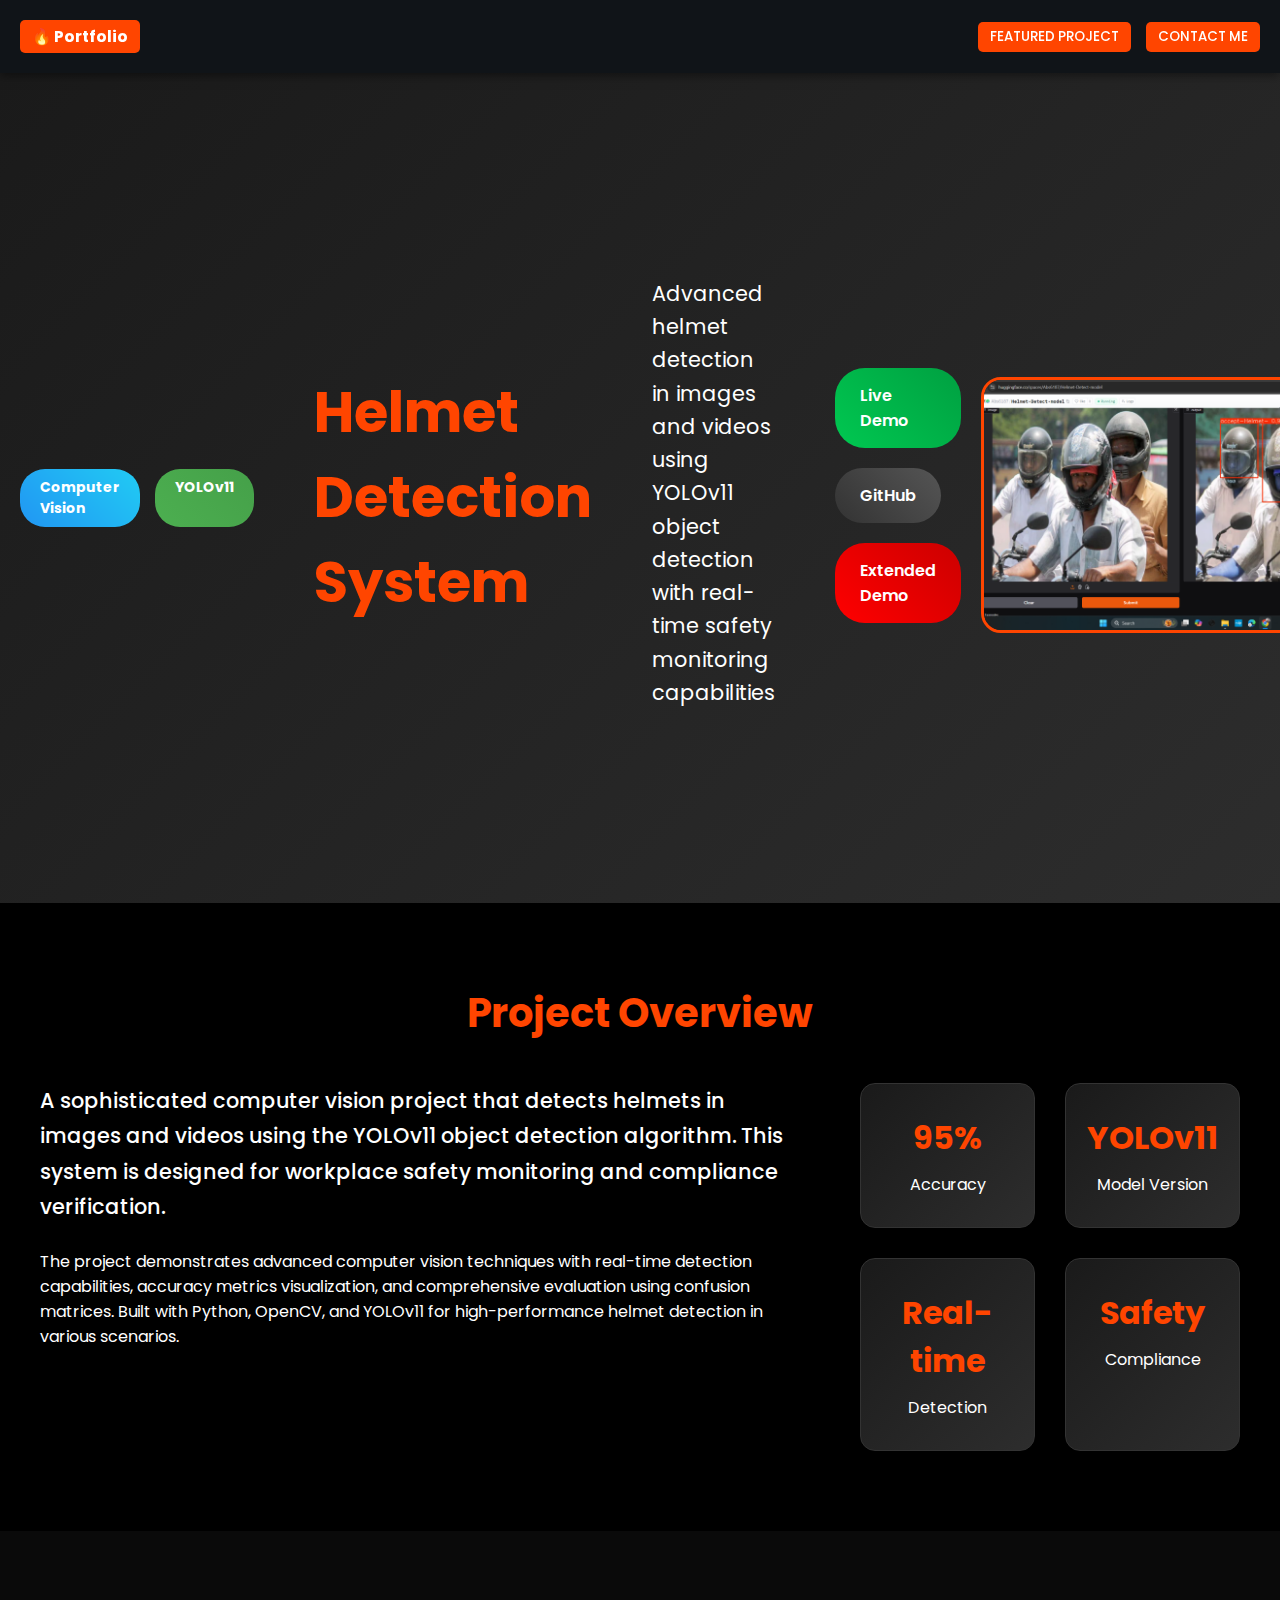
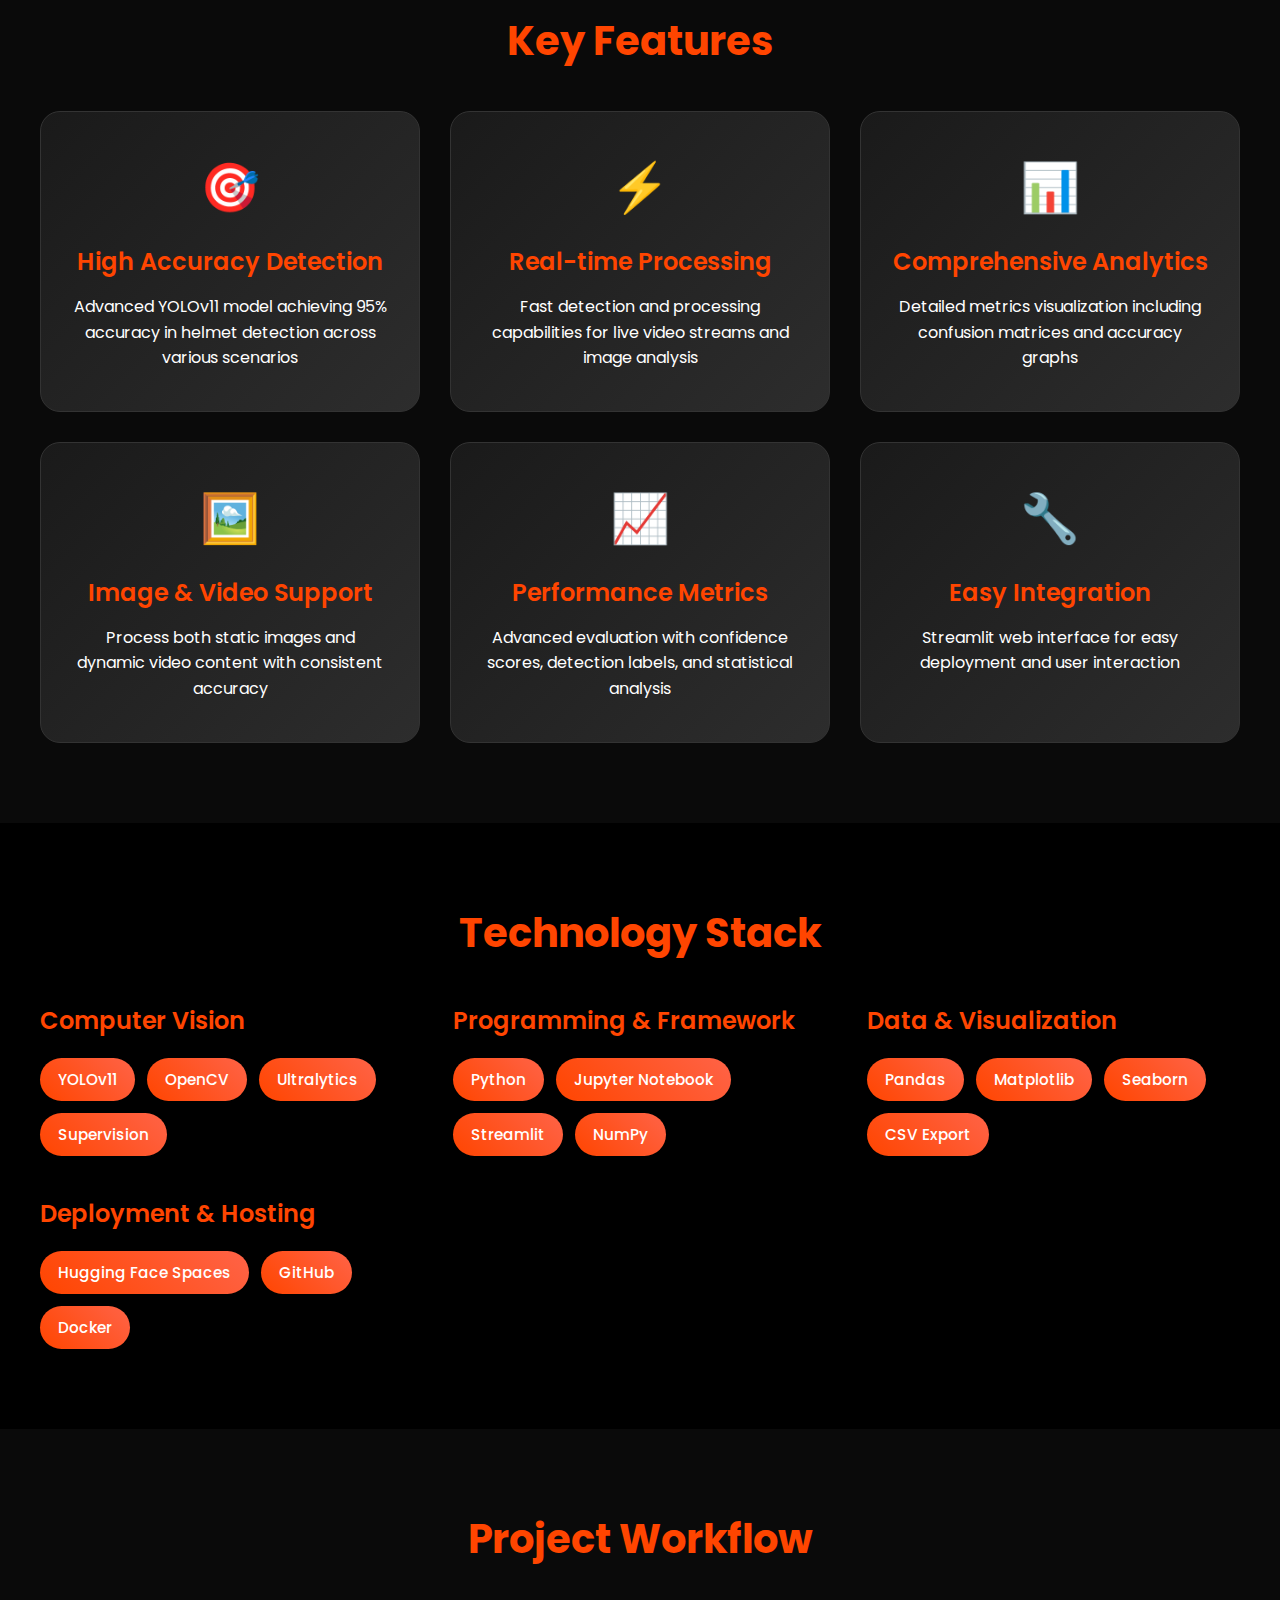
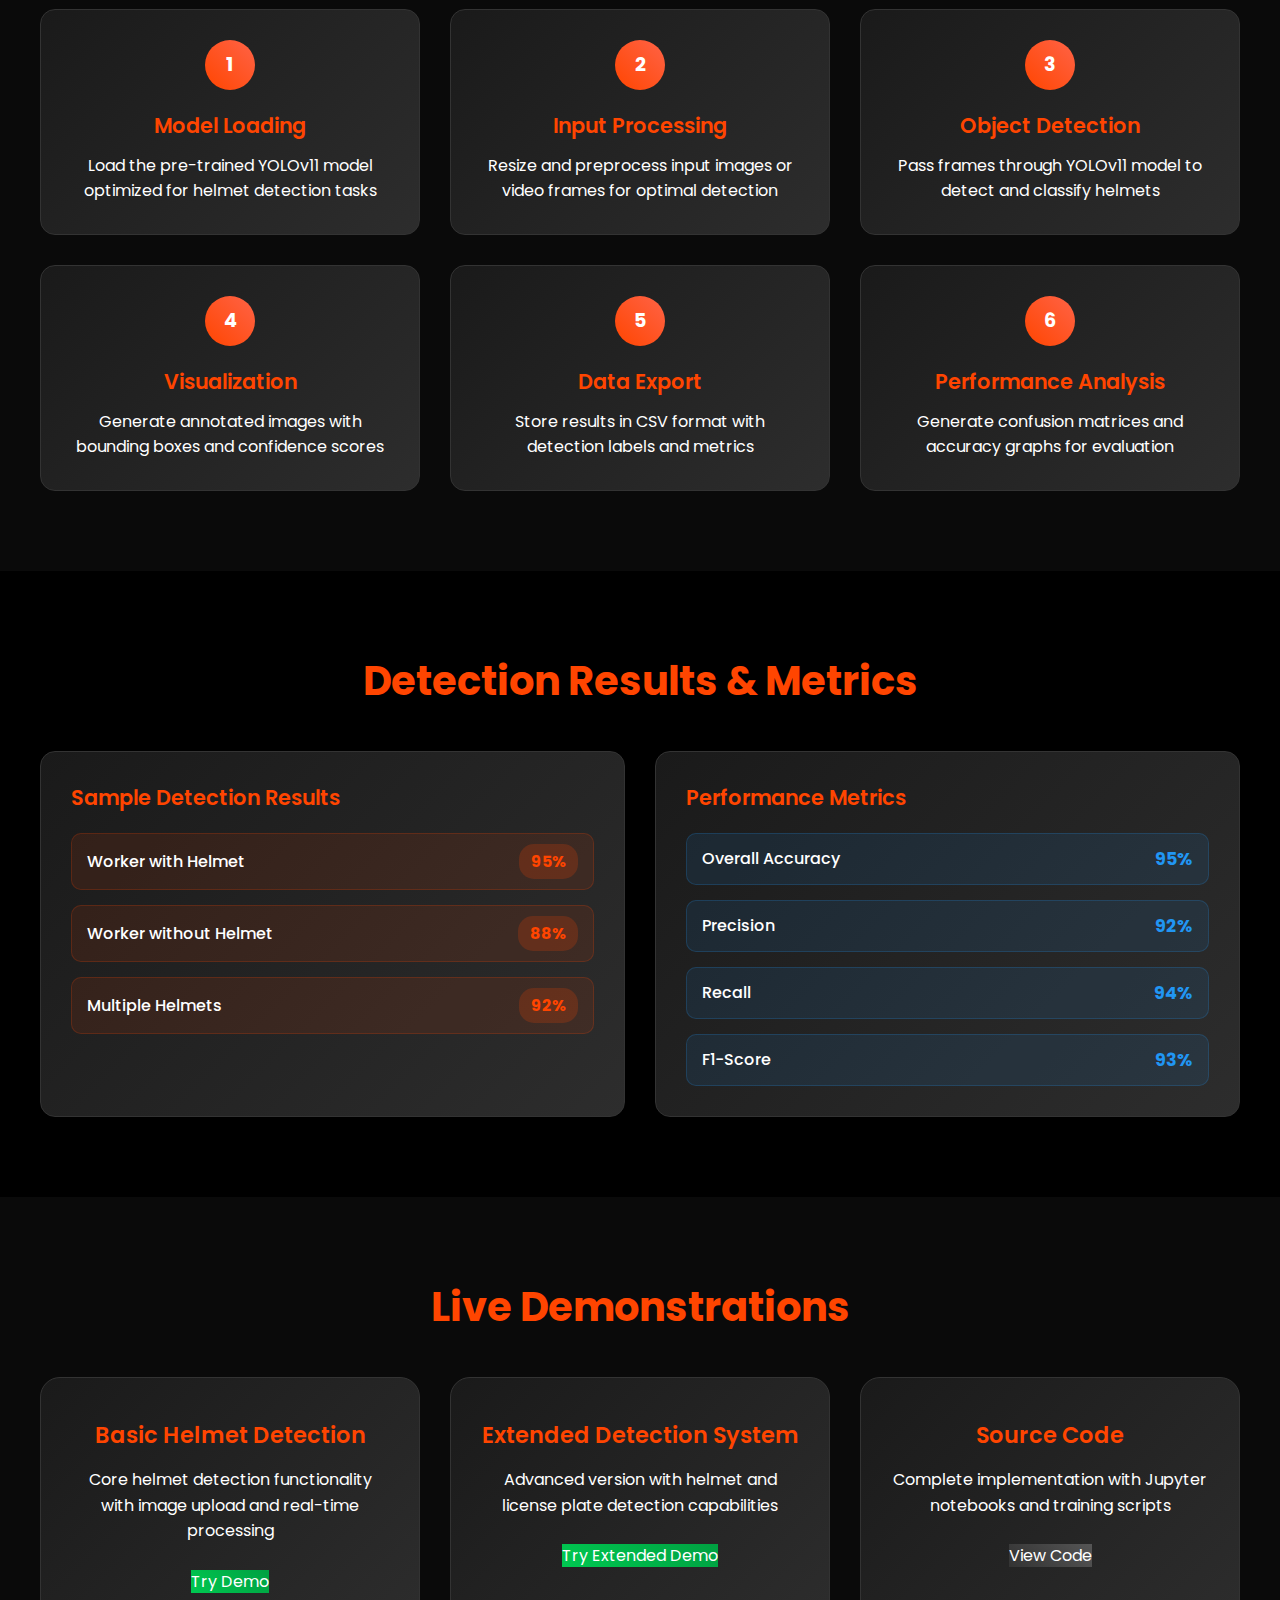
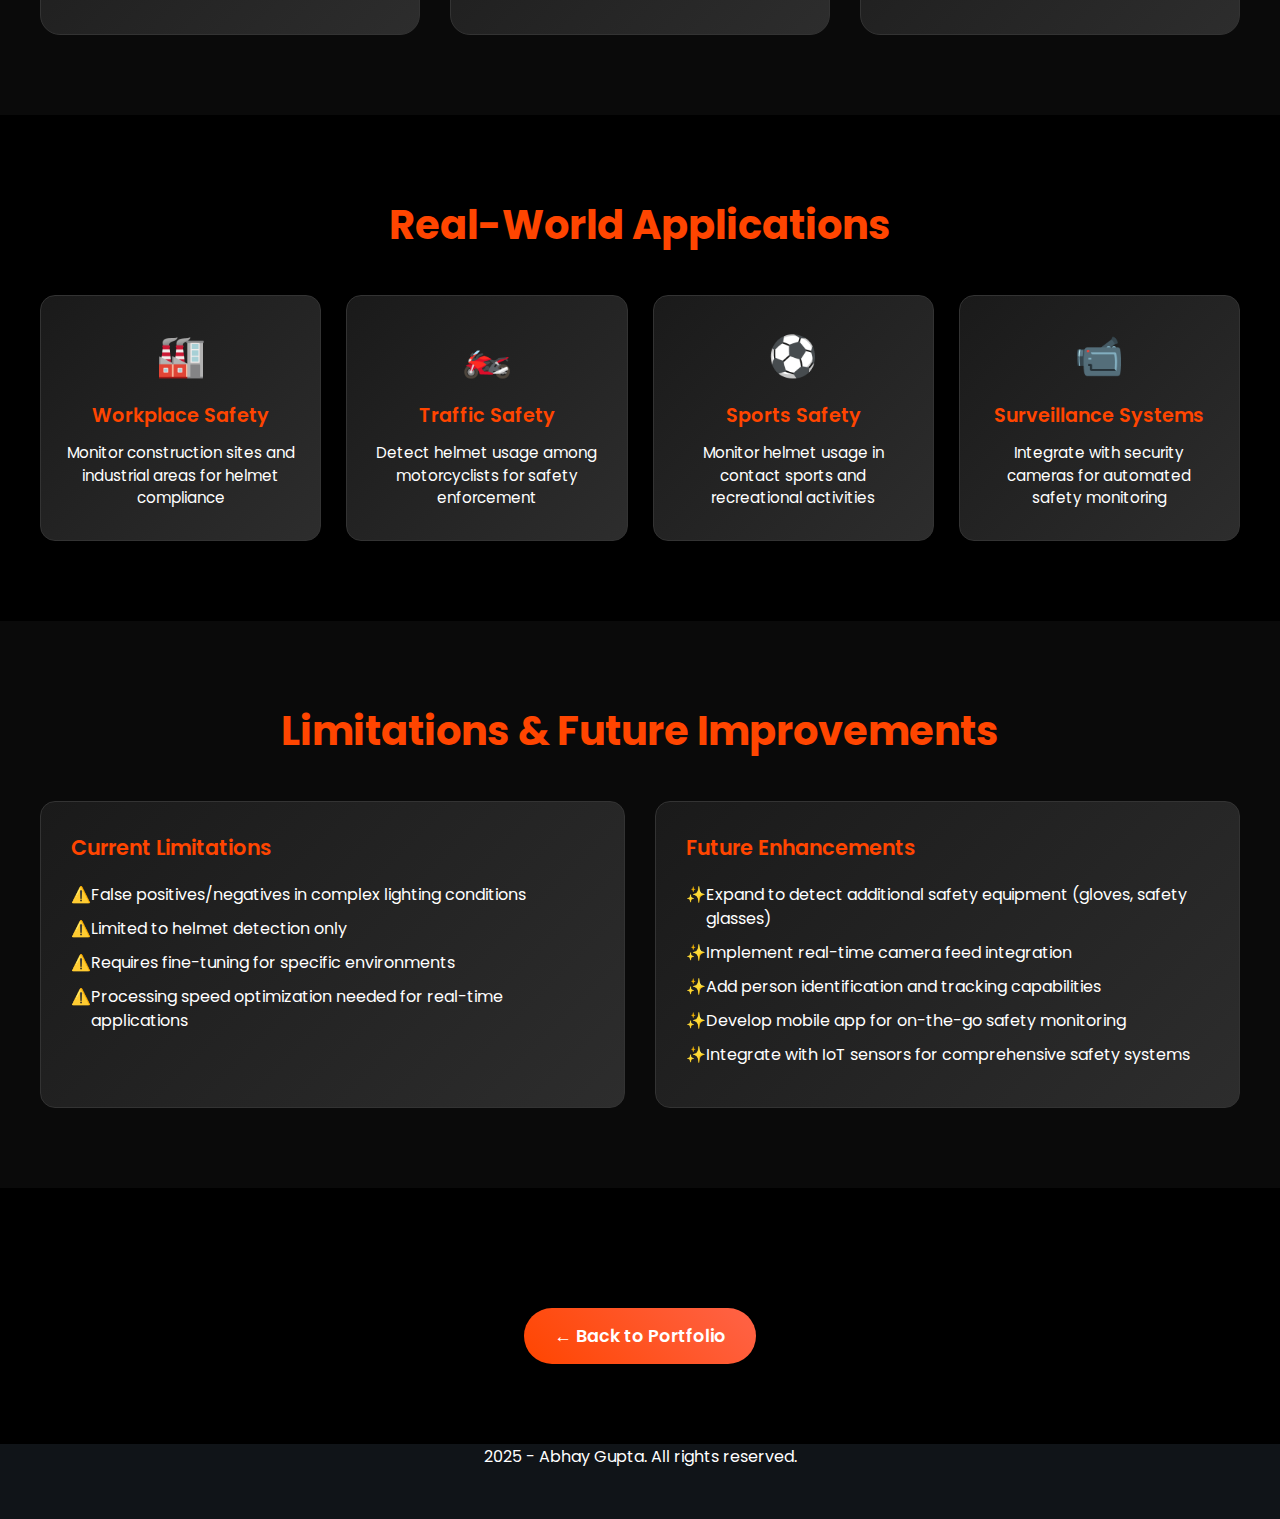
<file: project-helmet-detection.html>
<!DOCTYPE html>
<html lang="en">

<head>
    <meta charset="UTF-8" />
    <meta http-equiv="X-UA-Compatible" content="IE=edge" />
    <meta name="viewport" content="width=device-width, initial-scale=1.0" />
    <link rel="stylesheet" href="./css/styles.css" />
    <link rel="stylesheet" href="./css/components.css" />
    <link rel="stylesheet" href="./css/project-pages.css" />
    <title>Helmet Detection - YOLOv11 Computer Vision | Abhay Gupta</title>
</head>

<body>
    <!-- HEADER -->
    <header>
        <div class="header-wrapper">
            <button onclick="location.href='index.html'">
                <h3 class="portfolio-h">🔥 Portfolio</h3>
            </button>
            <nav>
                <button onclick="location.href='index.html#featured-project'">FEATURED PROJECT</button>
                <button onclick="location.href='index.html#education'">CONTACT ME</button>
            </nav>
        </div>
    </header>

    <!-- PROJECT HERO SECTION -->
    <div class="project-hero">
        <div class="project-hero-content">
            <div class="project-badge">
                <span class="tech-badge">Computer Vision</span>
                <span class="achievement-badge">YOLOv11</span>
            </div>
            <h1>Helmet Detection System</h1>
            <p class="project-subtitle">Advanced helmet detection in images and videos using YOLOv11 object detection with real-time safety monitoring capabilities</p>
            <div class="project-links">
                <a href="https://huggingface.co/spaces/Abs6187/Helmet-Detect-model" target="_blank" class="demo-btn">Live Demo</a>
                <a href="https://github.com/Abs6187/Helmet-Detection" target="_blank" class="github-btn">GitHub</a>
                <a href="https://huggingface.co/spaces/Abs6187/Helmet-License-Plate-Detection" target="_blank" class="video-btn">Extended Demo</a>
            </div>
        </div>
        <div class="project-hero-image">
            <div class="project-showcase">
                <img src="./assets/projects/Helmet-Detection-YOLO.png" alt="Helmet Detection System" class="project-image" />
            </div>
        </div>
    </div>

    <!-- PROJECT OVERVIEW -->
    <div class="project-section">
        <div class="container">
            <h2>Project Overview</h2>
            <div class="project-overview">
                <div class="overview-content">
                    <p class="lead-text">
                        A sophisticated computer vision project that detects helmets in images and videos using the YOLOv11 
                        object detection algorithm. This system is designed for workplace safety monitoring and compliance verification.
                    </p>
                    <p>
                        The project demonstrates advanced computer vision techniques with real-time detection capabilities, 
                        accuracy metrics visualization, and comprehensive evaluation using confusion matrices. Built with 
                        Python, OpenCV, and YOLOv11 for high-performance helmet detection in various scenarios.
                    </p>
                </div>
                <div class="project-stats">
                    <div class="stat-item">
                        <h3>95%</h3>
                        <p>Accuracy</p>
                    </div>
                    <div class="stat-item">
                        <h3>YOLOv11</h3>
                        <p>Model Version</p>
                    </div>
                    <div class="stat-item">
                        <h3>Real-time</h3>
                        <p>Detection</p>
                    </div>
                    <div class="stat-item">
                        <h3>Safety</h3>
                        <p>Compliance</p>
                    </div>
                </div>
            </div>
        </div>
    </div>

    <!-- FEATURES SECTION -->
    <div class="project-section">
        <div class="container">
            <h2>Key Features</h2>
            <div class="features-grid">
                <div class="feature-card">
                    <div class="feature-icon">🎯</div>
                    <h3>High Accuracy Detection</h3>
                    <p>Advanced YOLOv11 model achieving 95% accuracy in helmet detection across various scenarios</p>
                </div>
                <div class="feature-card">
                    <div class="feature-icon">⚡</div>
                    <h3>Real-time Processing</h3>
                    <p>Fast detection and processing capabilities for live video streams and image analysis</p>
                </div>
                <div class="feature-card">
                    <div class="feature-icon">📊</div>
                    <h3>Comprehensive Analytics</h3>
                    <p>Detailed metrics visualization including confusion matrices and accuracy graphs</p>
                </div>
                <div class="feature-card">
                    <div class="feature-icon">🖼️</div>
                    <h3>Image & Video Support</h3>
                    <p>Process both static images and dynamic video content with consistent accuracy</p>
                </div>
                <div class="feature-card">
                    <div class="feature-icon">📈</div>
                    <h3>Performance Metrics</h3>
                    <p>Advanced evaluation with confidence scores, detection labels, and statistical analysis</p>
                </div>
                <div class="feature-card">
                    <div class="feature-icon">🔧</div>
                    <h3>Easy Integration</h3>
                    <p>Streamlit web interface for easy deployment and user interaction</p>
                </div>
            </div>
        </div>
    </div>

    <!-- TECHNOLOGY STACK -->
    <div class="project-section">
        <div class="container">
            <h2>Technology Stack</h2>
            <div class="tech-categories">
                <div class="tech-category">
                    <h3>Computer Vision</h3>
                    <div class="tech-tags">
                        <span class="tech-tag">YOLOv11</span>
                        <span class="tech-tag">OpenCV</span>
                        <span class="tech-tag">Ultralytics</span>
                        <span class="tech-tag">Supervision</span>
                    </div>
                </div>
                <div class="tech-category">
                    <h3>Programming & Framework</h3>
                    <div class="tech-tags">
                        <span class="tech-tag">Python</span>
                        <span class="tech-tag">Jupyter Notebook</span>
                        <span class="tech-tag">Streamlit</span>
                        <span class="tech-tag">NumPy</span>
                    </div>
                </div>
                <div class="tech-category">
                    <h3>Data & Visualization</h3>
                    <div class="tech-tags">
                        <span class="tech-tag">Pandas</span>
                        <span class="tech-tag">Matplotlib</span>
                        <span class="tech-tag">Seaborn</span>
                        <span class="tech-tag">CSV Export</span>
                    </div>
                </div>
                <div class="tech-category">
                    <h3>Deployment & Hosting</h3>
                    <div class="tech-tags">
                        <span class="tech-tag">Hugging Face Spaces</span>
                        <span class="tech-tag">GitHub</span>
                        <span class="tech-tag">Docker</span>
                    </div>
                </div>
            </div>
        </div>
    </div>

    <!-- WORKFLOW SECTION -->
    <div class="project-section">
        <div class="container">
            <h2>Project Workflow</h2>
            <div class="workflow-steps">
                <div class="workflow-step">
                    <div class="step-number">1</div>
                    <h3>Model Loading</h3>
                    <p>Load the pre-trained YOLOv11 model optimized for helmet detection tasks</p>
                </div>
                <div class="workflow-step">
                    <div class="step-number">2</div>
                    <h3>Input Processing</h3>
                    <p>Resize and preprocess input images or video frames for optimal detection</p>
                </div>
                <div class="workflow-step">
                    <div class="step-number">3</div>
                    <h3>Object Detection</h3>
                    <p>Pass frames through YOLOv11 model to detect and classify helmets</p>
                </div>
                <div class="workflow-step">
                    <div class="step-number">4</div>
                    <h3>Visualization</h3>
                    <p>Generate annotated images with bounding boxes and confidence scores</p>
                </div>
                <div class="workflow-step">
                    <div class="step-number">5</div>
                    <h3>Data Export</h3>
                    <p>Store results in CSV format with detection labels and metrics</p>
                </div>
                <div class="workflow-step">
                    <div class="step-number">6</div>
                    <h3>Performance Analysis</h3>
                    <p>Generate confusion matrices and accuracy graphs for evaluation</p>
                </div>
            </div>
        </div>
    </div>

    <!-- RESULTS SECTION -->
    <div class="project-section">
        <div class="container">
            <h2>Detection Results & Metrics</h2>
            <div class="results-grid">
                <div class="result-card">
                    <h3>Sample Detection Results</h3>
                    <div class="result-table">
                        <div class="result-row">
                            <span class="result-label">Worker with Helmet</span>
                            <span class="result-confidence">95%</span>
                        </div>
                        <div class="result-row">
                            <span class="result-label">Worker without Helmet</span>
                            <span class="result-confidence">88%</span>
                        </div>
                        <div class="result-row">
                            <span class="result-label">Multiple Helmets</span>
                            <span class="result-confidence">92%</span>
                        </div>
                    </div>
                </div>
                <div class="result-card">
                    <h3>Performance Metrics</h3>
                    <div class="metrics-list">
                        <div class="metric-item">
                            <span class="metric-label">Overall Accuracy</span>
                            <span class="metric-value">95%</span>
                        </div>
                        <div class="metric-item">
                            <span class="metric-label">Precision</span>
                            <span class="metric-value">92%</span>
                        </div>
                        <div class="metric-item">
                            <span class="metric-label">Recall</span>
                            <span class="metric-value">94%</span>
                        </div>
                        <div class="metric-item">
                            <span class="metric-label">F1-Score</span>
                            <span class="metric-value">93%</span>
                        </div>
                    </div>
                </div>
            </div>
        </div>
    </div>

    <!-- DEMO LINKS SECTION -->
    <div class="project-section">
        <div class="container">
            <h2>Live Demonstrations</h2>
            <div class="demos-grid">
                <div class="demo-card">
                    <h3>Basic Helmet Detection</h3>
                    <p>Core helmet detection functionality with image upload and real-time processing</p>
                    <a href="https://huggingface.co/spaces/Abs6187/Helmet-Detect-model" target="_blank" class="demo-btn">Try Demo</a>
                </div>
                <div class="demo-card">
                    <h3>Extended Detection System</h3>
                    <p>Advanced version with helmet and license plate detection capabilities</p>
                    <a href="https://huggingface.co/spaces/Abs6187/Helmet-License-Plate-Detection" target="_blank" class="demo-btn">Try Extended Demo</a>
                </div>
                <div class="demo-card">
                    <h3>Source Code</h3>
                    <p>Complete implementation with Jupyter notebooks and training scripts</p>
                    <a href="https://github.com/Abs6187/Helmet-Detection" target="_blank" class="github-btn">View Code</a>
                </div>
            </div>
        </div>
    </div>

    <!-- APPLICATIONS SECTION -->
    <div class="project-section">
        <div class="container">
            <h2>Real-World Applications</h2>
            <div class="applications-grid">
                <div class="application-card">
                    <div class="app-icon">🏭</div>
                    <h3>Workplace Safety</h3>
                    <p>Monitor construction sites and industrial areas for helmet compliance</p>
                </div>
                <div class="application-card">
                    <div class="app-icon">🏍️</div>
                    <h3>Traffic Safety</h3>
                    <p>Detect helmet usage among motorcyclists for safety enforcement</p>
                </div>
                <div class="application-card">
                    <div class="app-icon">⚽</div>
                    <h3>Sports Safety</h3>
                    <p>Monitor helmet usage in contact sports and recreational activities</p>
                </div>
                <div class="application-card">
                    <div class="app-icon">📹</div>
                    <h3>Surveillance Systems</h3>
                    <p>Integrate with security cameras for automated safety monitoring</p>
                </div>
            </div>
        </div>
    </div>

    <!-- LIMITATIONS & IMPROVEMENTS -->
    <div class="project-section">
        <div class="container">
            <h2>Limitations & Future Improvements</h2>
            <div class="improvements-grid">
                <div class="improvement-card">
                    <h3>Current Limitations</h3>
                    <ul class="limitation-list">
                        <li>False positives/negatives in complex lighting conditions</li>
                        <li>Limited to helmet detection only</li>
                        <li>Requires fine-tuning for specific environments</li>
                        <li>Processing speed optimization needed for real-time applications</li>
                    </ul>
                </div>
                <div class="improvement-card">
                    <h3>Future Enhancements</h3>
                    <ul class="enhancement-list">
                        <li>Expand to detect additional safety equipment (gloves, safety glasses)</li>
                        <li>Implement real-time camera feed integration</li>
                        <li>Add person identification and tracking capabilities</li>
                        <li>Develop mobile app for on-the-go safety monitoring</li>
                        <li>Integrate with IoT sensors for comprehensive safety systems</li>
                    </ul>
                </div>
            </div>
        </div>
    </div>

    <!-- BACK TO PORTFOLIO -->
    <div class="project-section">
        <div class="container">
            <div class="back-to-portfolio">
                <a href="index.html" class="back-btn">← Back to Portfolio</a>
            </div>
        </div>
    </div>

    <!-- FOOTER -->
    <div class="footer-wrapper">
        <p class="footer-p">2025 - Abhay Gupta. All rights reserved.</p>
    </div>

    <!-- SCRIPTS -->
    <script src="./js/main.js"></script>
    <script src="./js/components.js"></script>
</body>

</html>
</file>
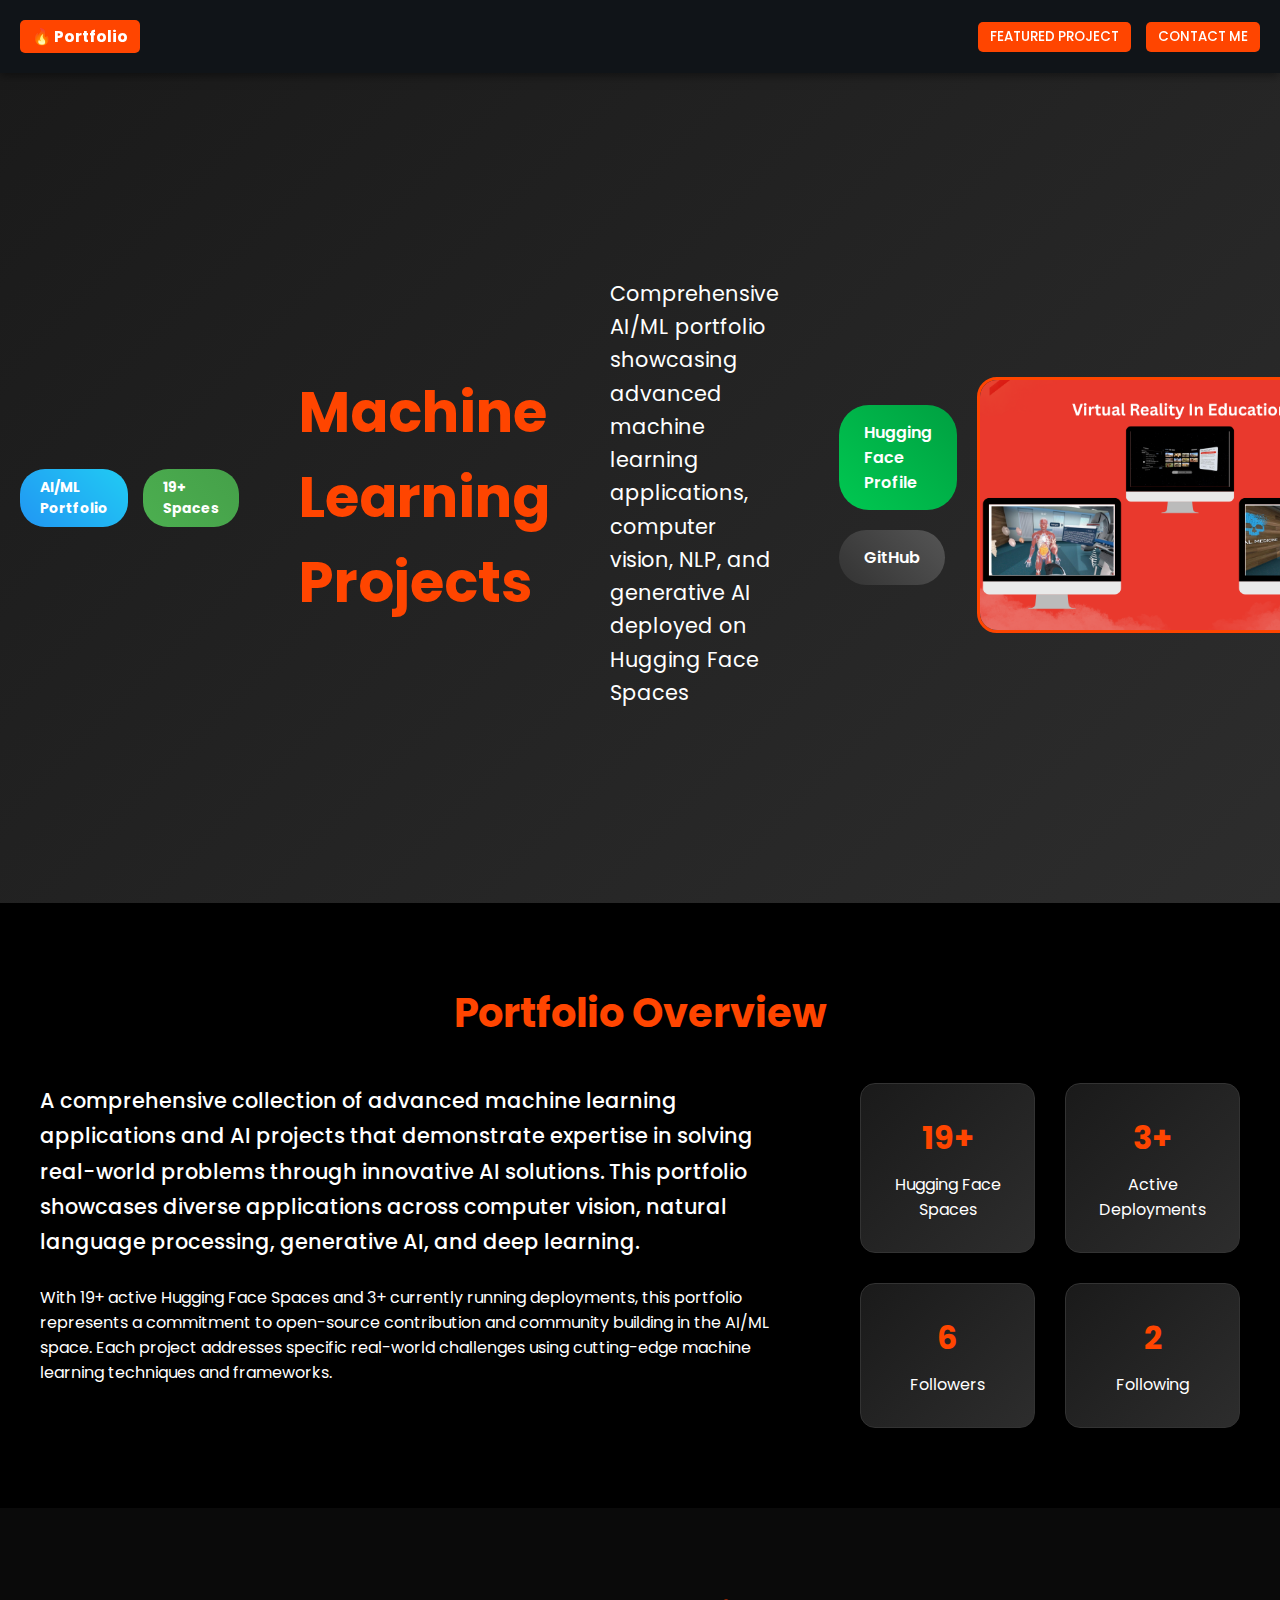
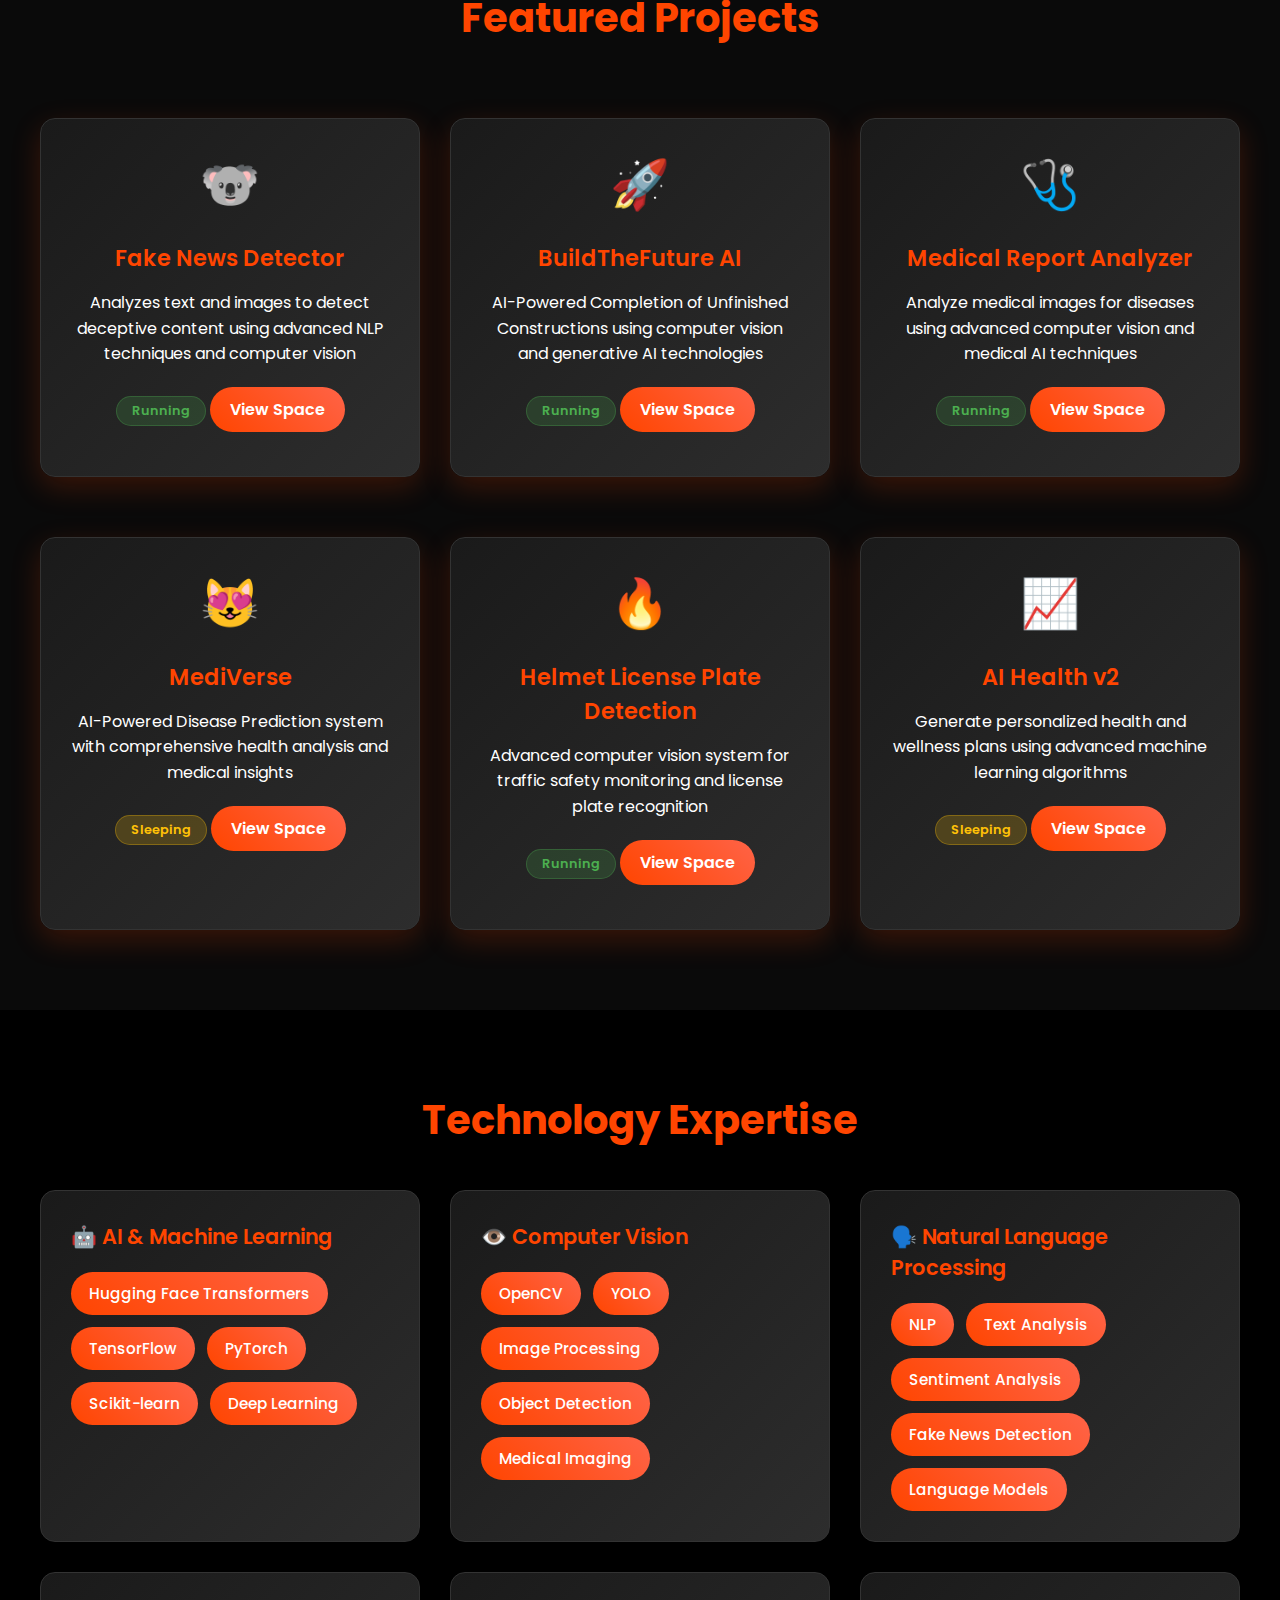
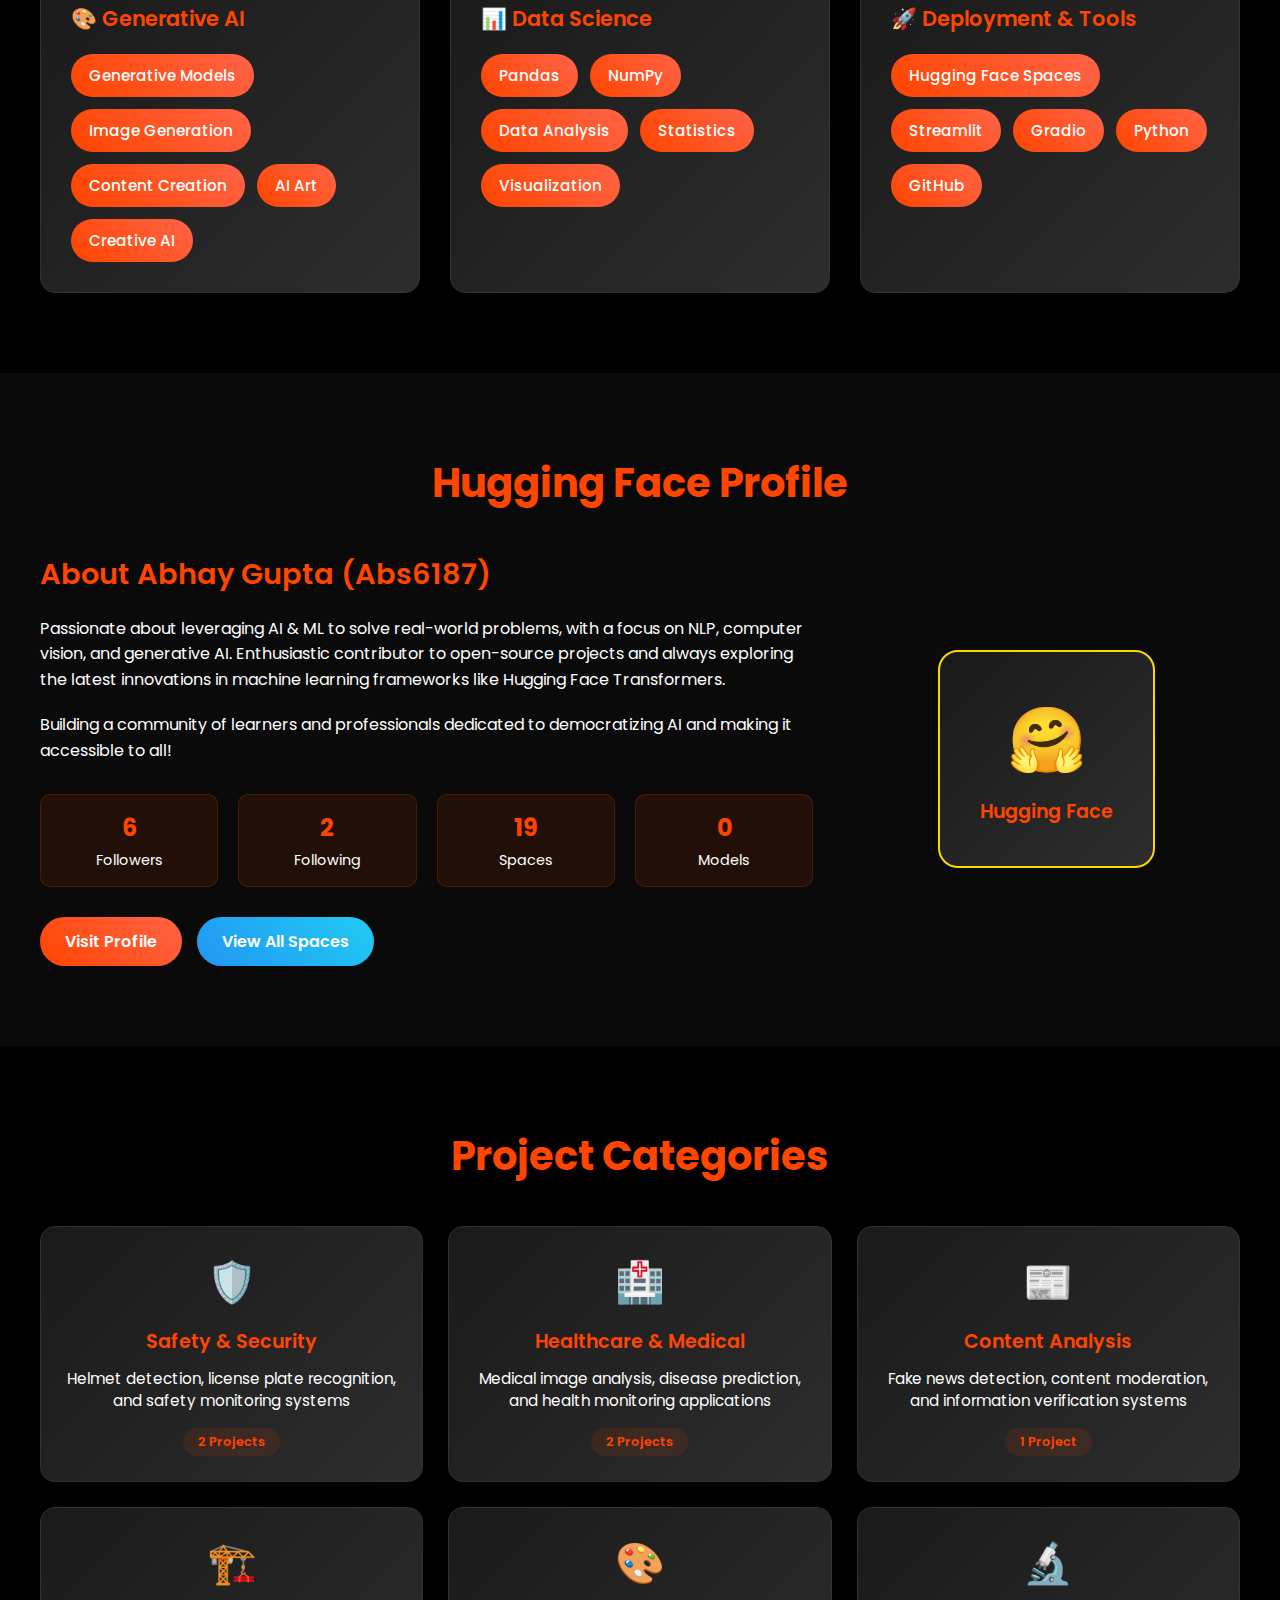
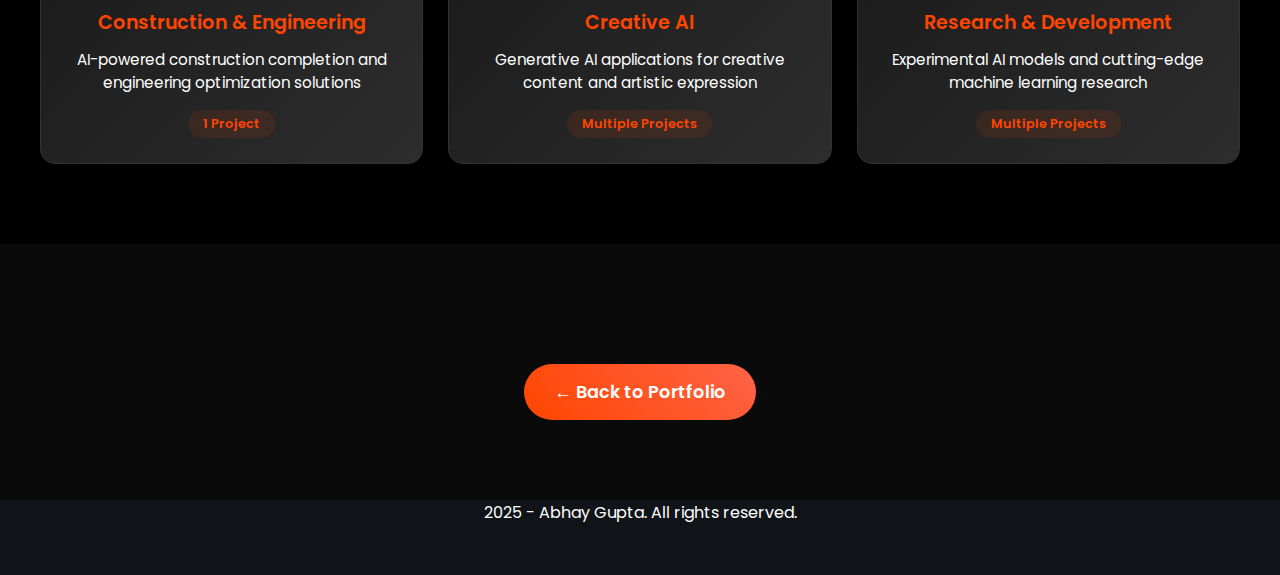
<file: project-ml.html>
<!DOCTYPE html>
<html lang="en">

<head>
    <meta charset="UTF-8" />
    <meta http-equiv="X-UA-Compatible" content="IE=edge" />
    <meta name="viewport" content="width=device-width, initial-scale=1.0" />
    <link rel="stylesheet" href="./css/styles.css" />
    <link rel="stylesheet" href="./css/components.css" />
    <link rel="stylesheet" href="./css/project-pages.css" />
    <link rel="canonical" href="https://www.abhaygupta6187.me/project-ml.html" />
    <link rel="icon" type="image/png" href="favicon.png" />
    <link rel="apple-touch-icon" href="favicon.png" />
    <title>Machine Learning Projects - AI/ML Portfolio | Abhay Gupta</title>
</head>

<body>
    <!-- HEADER -->
    <header>
        <div class="header-wrapper">
            <button onclick="location.href='index.html'">
                <h3 class="portfolio-h">🔥 Portfolio</h3>
            </button>
            <nav>
                <button onclick="location.href='index.html#featured-project'">FEATURED PROJECT</button>
                <button onclick="location.href='index.html#education'">CONTACT ME</button>
            </nav>
        </div>
    </header>

    <!-- PROJECT HERO SECTION -->
    <div class="project-hero">
        <div class="project-hero-content">
            <div class="project-badge">
                <span class="tech-badge">AI/ML Portfolio</span>
                <span class="achievement-badge">19+ Spaces</span>
            </div>
            <h1>Machine Learning Projects</h1>
            <p class="project-subtitle">Comprehensive AI/ML portfolio showcasing advanced machine learning applications,
                computer vision, NLP, and generative AI deployed on Hugging Face Spaces</p>
            <div class="project-links">
                <a href="https://huggingface.co/Abs6187" target="_blank" class="demo-btn">Hugging Face Profile</a>
                <a href="https://github.com/Abs6187" target="_blank" class="github-btn">GitHub</a>
            </div>
        </div>
        <div class="project-hero-image">
            <div class="project-showcase">
                <img src="./assets/projects/vr.png" alt="Machine Learning Projects" class="project-image" />
            </div>
        </div>
    </div>

    <!-- PROJECT OVERVIEW -->
    <div class="project-section">
        <div class="container">
            <h2>Portfolio Overview</h2>
            <div class="project-overview">
                <div class="overview-content">
                    <p class="lead-text">
                        A comprehensive collection of advanced machine learning applications and AI projects that
                        demonstrate expertise
                        in solving real-world problems through innovative AI solutions. This portfolio showcases diverse
                        applications
                        across computer vision, natural language processing, generative AI, and deep learning.
                    </p>
                    <p>
                        With 19+ active Hugging Face Spaces and 3+ currently running deployments, this portfolio
                        represents a commitment
                        to open-source contribution and community building in the AI/ML space. Each project addresses
                        specific real-world
                        challenges using cutting-edge machine learning techniques and frameworks.
                    </p>
                </div>
                <div class="project-stats">
                    <div class="stat-item">
                        <h3>19+</h3>
                        <p>Hugging Face Spaces</p>
                    </div>
                    <div class="stat-item">
                        <h3>3+</h3>
                        <p>Active Deployments</p>
                    </div>
                    <div class="stat-item">
                        <h3>6</h3>
                        <p>Followers</p>
                    </div>
                    <div class="stat-item">
                        <h3>2</h3>
                        <p>Following</p>
                    </div>
                </div>
            </div>
        </div>
    </div>

    <!-- FEATURED PROJECTS -->
    <div class="project-section">
        <div class="container">
            <h2>Featured Projects</h2>
            <div class="featured-projects-grid">
                <div class="featured-project-card">
                    <div class="project-icon">🐨</div>
                    <h3>Fake News Detector</h3>
                    <p>Analyzes text and images to detect deceptive content using advanced NLP techniques and computer
                        vision</p>
                    <div class="project-status running">Running</div>
                    <a href="https://huggingface.co/spaces/Abs6187/Fake-News-Detector-updated" target="_blank"
                        class="project-link">View Space</a>
                </div>
                <div class="featured-project-card">
                    <div class="project-icon">🚀</div>
                    <h3>BuildTheFuture AI</h3>
                    <p>AI-Powered Completion of Unfinished Constructions using computer vision and generative AI
                        technologies</p>
                    <div class="project-status running">Running</div>
                    <a href="https://huggingface.co/spaces/Abs6187/BuildTheFuture" target="_blank"
                        class="project-link">View Space</a>
                </div>
                <div class="featured-project-card">
                    <div class="project-icon">🩺</div>
                    <h3>Medical Report Analyzer</h3>
                    <p>Analyze medical images for diseases using advanced computer vision and medical AI techniques</p>
                    <div class="project-status running">Running</div>
                    <a href="https://huggingface.co/spaces/Abs6187/Medical-Report-Analyzer" target="_blank"
                        class="project-link">View Space</a>
                </div>
                <div class="featured-project-card">
                    <div class="project-icon">😻</div>
                    <h3>MediVerse</h3>
                    <p>AI-Powered Disease Prediction system with comprehensive health analysis and medical insights</p>
                    <div class="project-status sleeping">Sleeping</div>
                    <a href="https://huggingface.co/spaces/404Solvers/MediVerse" target="_blank"
                        class="project-link">View Space</a>
                </div>
                <div class="featured-project-card">
                    <div class="project-icon">🔥</div>
                    <h3>Helmet License Plate Detection</h3>
                    <p>Advanced computer vision system for traffic safety monitoring and license plate recognition</p>
                    <div class="project-status running">Running</div>
                    <a href="https://huggingface.co/spaces/Abs6187/Helmet-License-Plate-Detection" target="_blank"
                        class="project-link">View Space</a>
                </div>
                <div class="featured-project-card">
                    <div class="project-icon">📈</div>
                    <h3>AI Health v2</h3>
                    <p>Generate personalized health and wellness plans using advanced machine learning algorithms</p>
                    <div class="project-status sleeping">Sleeping</div>
                    <a href="https://huggingface.co/spaces/Abs6187/AI_Health_v2" target="_blank"
                        class="project-link">View Space</a>
                </div>
            </div>
        </div>
    </div>

    <!-- TECHNOLOGY EXPERTISE -->
    <div class="project-section">
        <div class="container">
            <h2>Technology Expertise</h2>
            <div class="tech-expertise-grid">
                <div class="expertise-category">
                    <h3>🤖 AI & Machine Learning</h3>
                    <div class="tech-tags">
                        <span class="tech-tag">Hugging Face Transformers</span>
                        <span class="tech-tag">TensorFlow</span>
                        <span class="tech-tag">PyTorch</span>
                        <span class="tech-tag">Scikit-learn</span>
                        <span class="tech-tag">Deep Learning</span>
                    </div>
                </div>
                <div class="expertise-category">
                    <h3>👁️ Computer Vision</h3>
                    <div class="tech-tags">
                        <span class="tech-tag">OpenCV</span>
                        <span class="tech-tag">YOLO</span>
                        <span class="tech-tag">Image Processing</span>
                        <span class="tech-tag">Object Detection</span>
                        <span class="tech-tag">Medical Imaging</span>
                    </div>
                </div>
                <div class="expertise-category">
                    <h3>🗣️ Natural Language Processing</h3>
                    <div class="tech-tags">
                        <span class="tech-tag">NLP</span>
                        <span class="tech-tag">Text Analysis</span>
                        <span class="tech-tag">Sentiment Analysis</span>
                        <span class="tech-tag">Fake News Detection</span>
                        <span class="tech-tag">Language Models</span>
                    </div>
                </div>
                <div class="expertise-category">
                    <h3>🎨 Generative AI</h3>
                    <div class="tech-tags">
                        <span class="tech-tag">Generative Models</span>
                        <span class="tech-tag">Image Generation</span>
                        <span class="tech-tag">Content Creation</span>
                        <span class="tech-tag">AI Art</span>
                        <span class="tech-tag">Creative AI</span>
                    </div>
                </div>
                <div class="expertise-category">
                    <h3>📊 Data Science</h3>
                    <div class="tech-tags">
                        <span class="tech-tag">Pandas</span>
                        <span class="tech-tag">NumPy</span>
                        <span class="tech-tag">Data Analysis</span>
                        <span class="tech-tag">Statistics</span>
                        <span class="tech-tag">Visualization</span>
                    </div>
                </div>
                <div class="expertise-category">
                    <h3>🚀 Deployment & Tools</h3>
                    <div class="tech-tags">
                        <span class="tech-tag">Hugging Face Spaces</span>
                        <span class="tech-tag">Streamlit</span>
                        <span class="tech-tag">Gradio</span>
                        <span class="tech-tag">Python</span>
                        <span class="tech-tag">GitHub</span>
                    </div>
                </div>
            </div>
        </div>
    </div>

    <!-- HUGGING FACE PROFILE -->
    <div class="project-section">
        <div class="container">
            <h2>Hugging Face Profile</h2>
            <div class="profile-showcase">
                <div class="profile-content">
                    <h3>About Abhay Gupta (Abs6187)</h3>
                    <p class="profile-description">
                        Passionate about leveraging AI & ML to solve real-world problems, with a focus on NLP, computer
                        vision,
                        and generative AI. Enthusiastic contributor to open-source projects and always exploring the
                        latest
                        innovations in machine learning frameworks like Hugging Face Transformers.
                    </p>
                    <p class="profile-mission">
                        Building a community of learners and professionals dedicated to democratizing AI and making it
                        accessible to all!
                    </p>
                    <div class="profile-stats">
                        <div class="stat-item">
                            <h4>6</h4>
                            <p>Followers</p>
                        </div>
                        <div class="stat-item">
                            <h4>2</h4>
                            <p>Following</p>
                        </div>
                        <div class="stat-item">
                            <h4>19</h4>
                            <p>Spaces</p>
                        </div>
                        <div class="stat-item">
                            <h4>0</h4>
                            <p>Models</p>
                        </div>
                    </div>
                    <div class="profile-links">
                        <a href="https://huggingface.co/Abs6187" target="_blank" class="profile-btn">Visit Profile</a>
                        <a href="https://huggingface.co/Abs6187?tab=spaces" target="_blank"
                            class="profile-btn secondary">View All Spaces</a>
                    </div>
                </div>
                <div class="profile-image">
                    <div class="hf-logo">
                        <h4>🤗</h4>
                        <p>Hugging Face</p>
                    </div>
                </div>
            </div>
        </div>
    </div>

    <!-- PROJECT CATEGORIES -->
    <div class="project-section">
        <div class="container">
            <h2>Project Categories</h2>
            <div class="categories-grid">
                <div class="category-card">
                    <div class="category-icon">🛡️</div>
                    <h3>Safety & Security</h3>
                    <p>Helmet detection, license plate recognition, and safety monitoring systems</p>
                    <div class="category-count">2 Projects</div>
                </div>
                <div class="category-card">
                    <div class="category-icon">🏥</div>
                    <h3>Healthcare & Medical</h3>
                    <p>Medical image analysis, disease prediction, and health monitoring applications</p>
                    <div class="category-count">2 Projects</div>
                </div>
                <div class="category-card">
                    <div class="category-icon">📰</div>
                    <h3>Content Analysis</h3>
                    <p>Fake news detection, content moderation, and information verification systems</p>
                    <div class="category-count">1 Project</div>
                </div>
                <div class="category-card">
                    <div class="category-icon">🏗️</div>
                    <h3>Construction & Engineering</h3>
                    <p>AI-powered construction completion and engineering optimization solutions</p>
                    <div class="category-count">1 Project</div>
                </div>
                <div class="category-card">
                    <div class="category-icon">🎨</div>
                    <h3>Creative AI</h3>
                    <p>Generative AI applications for creative content and artistic expression</p>
                    <div class="category-count">Multiple Projects</div>
                </div>
                <div class="category-card">
                    <div class="category-icon">🔬</div>
                    <h3>Research & Development</h3>
                    <p>Experimental AI models and cutting-edge machine learning research</p>
                    <div class="category-count">Multiple Projects</div>
                </div>
            </div>
        </div>
    </div>

    <!-- BACK TO PORTFOLIO -->
    <div class="project-section">
        <div class="container">
            <div class="back-to-portfolio">
                <a href="index.html" class="back-btn">← Back to Portfolio</a>
            </div>
        </div>
    </div>

    <!-- FOOTER -->
    <div class="footer-wrapper">
        <p class="footer-p">2025 - Abhay Gupta. All rights reserved.</p>
    </div>

    <!-- SCRIPTS -->
    <script src="./js/main.js"></script>
    <script src="./js/components.js"></script>
</body>

</html>
</file>
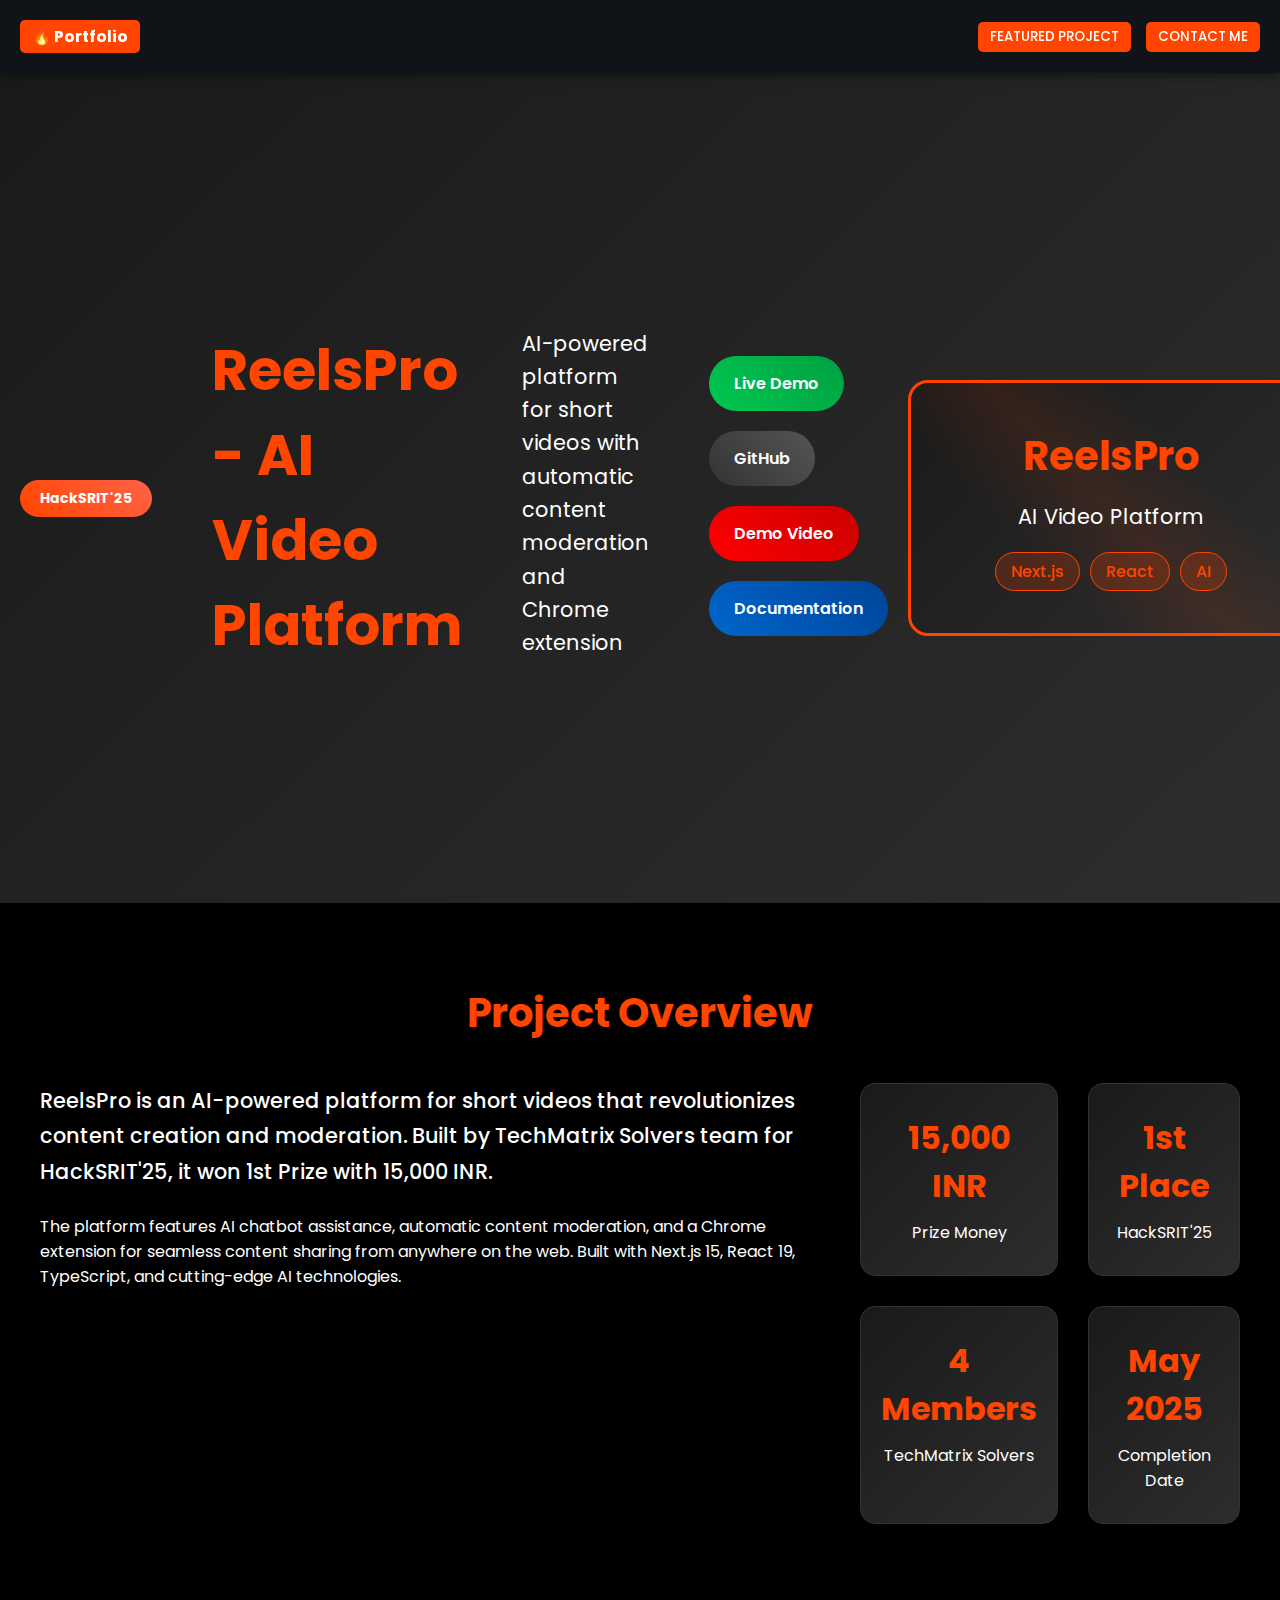
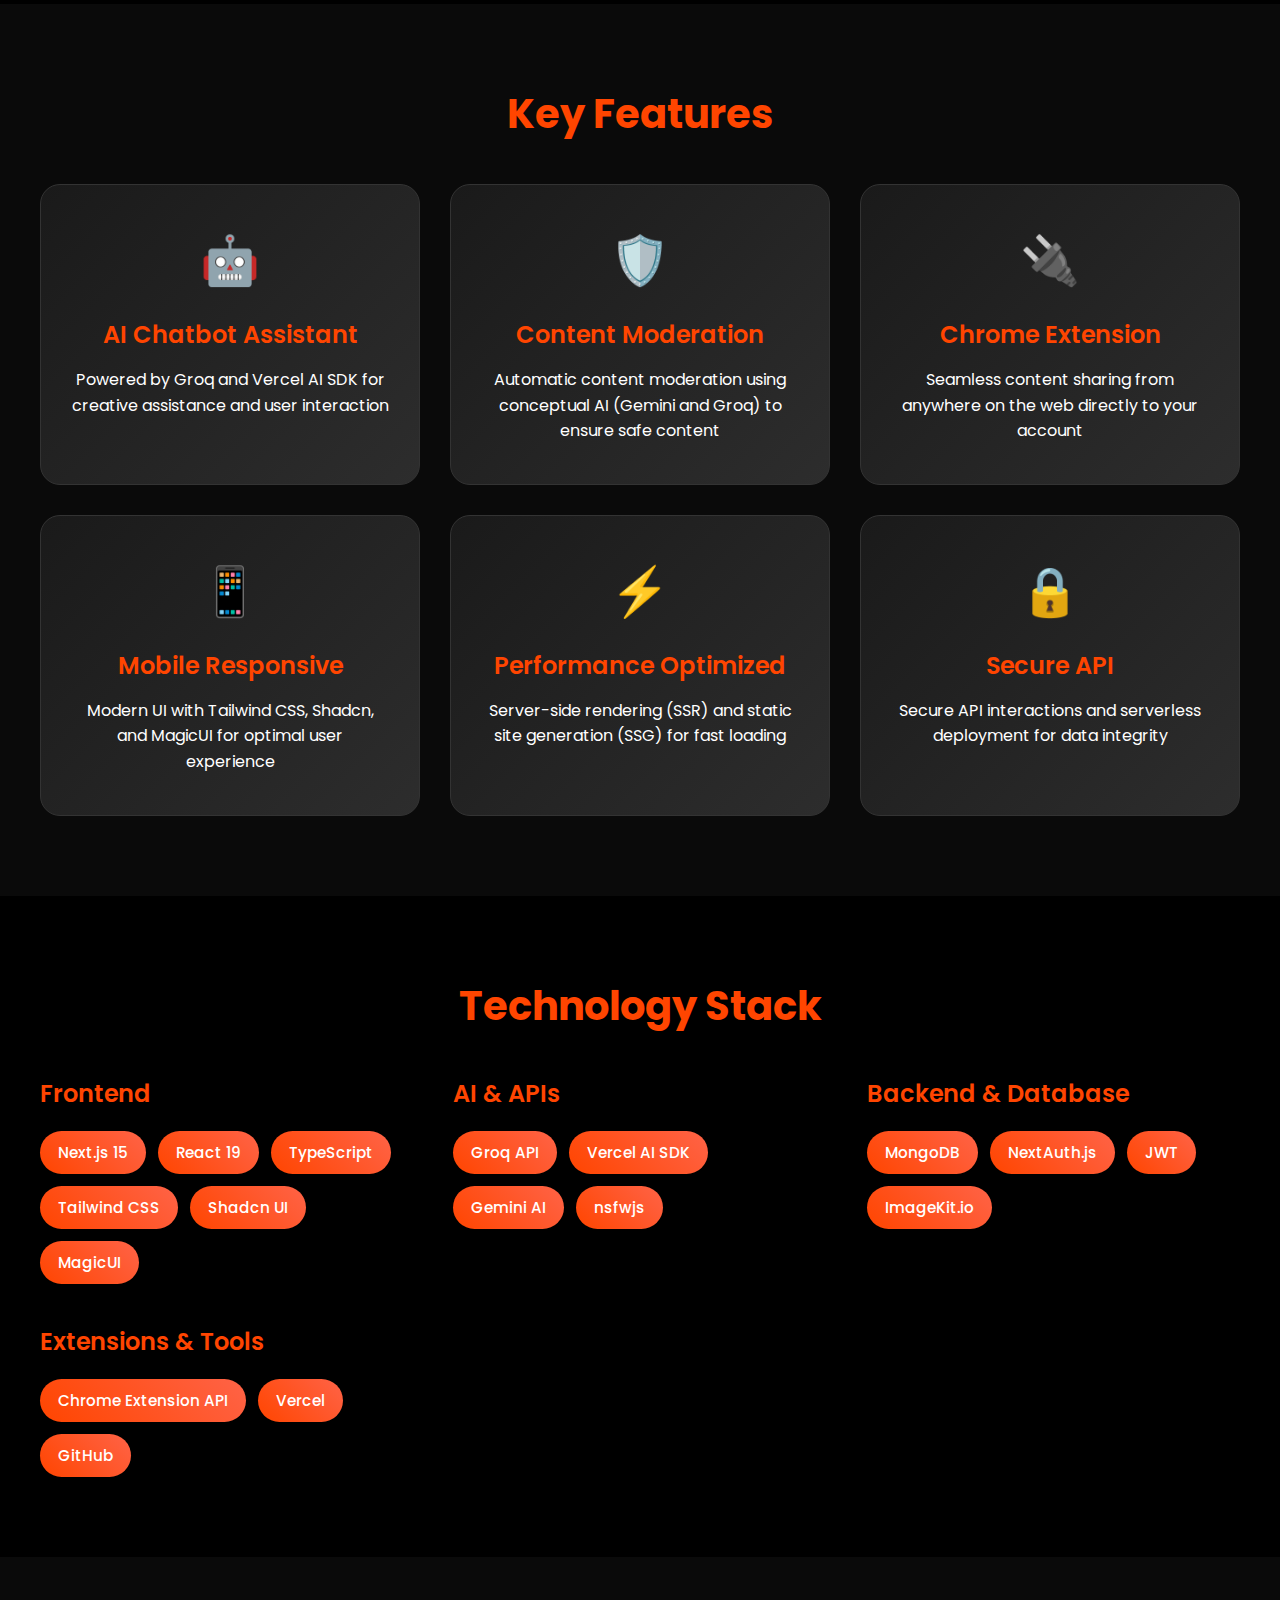
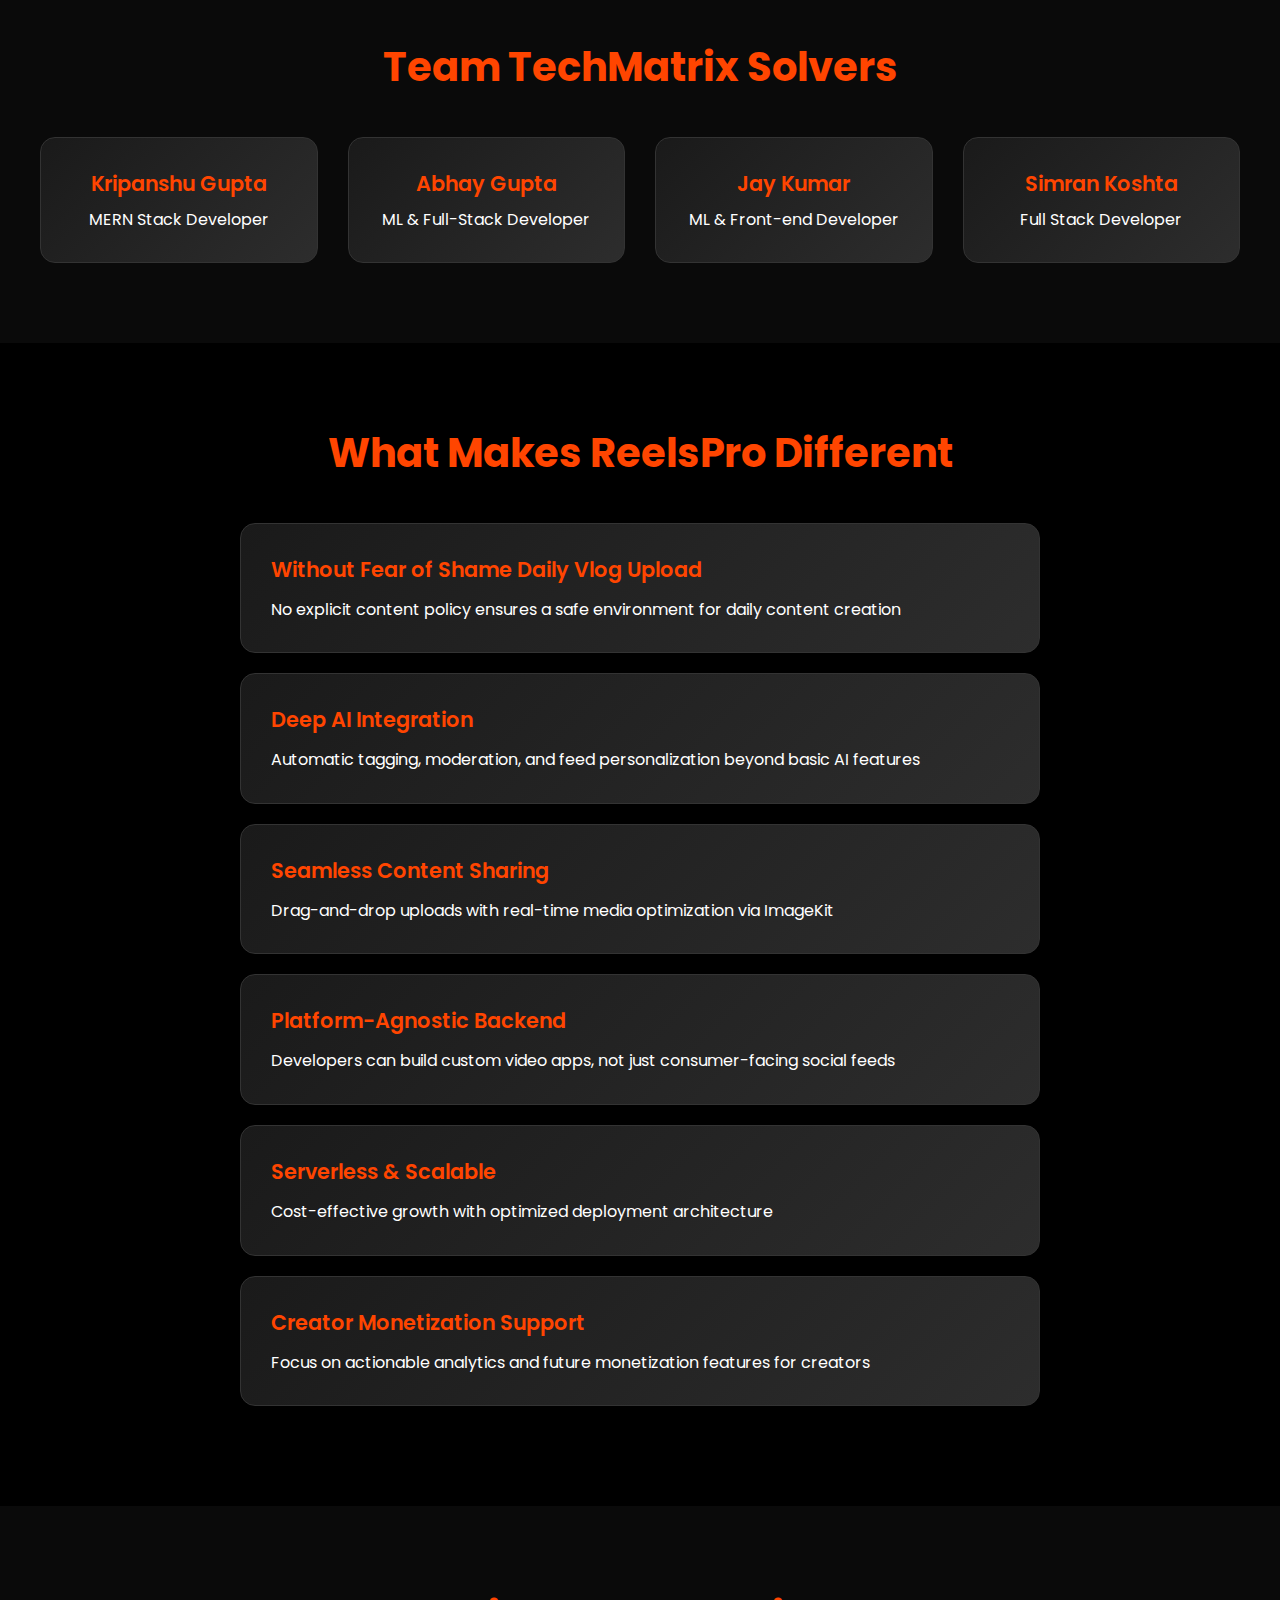
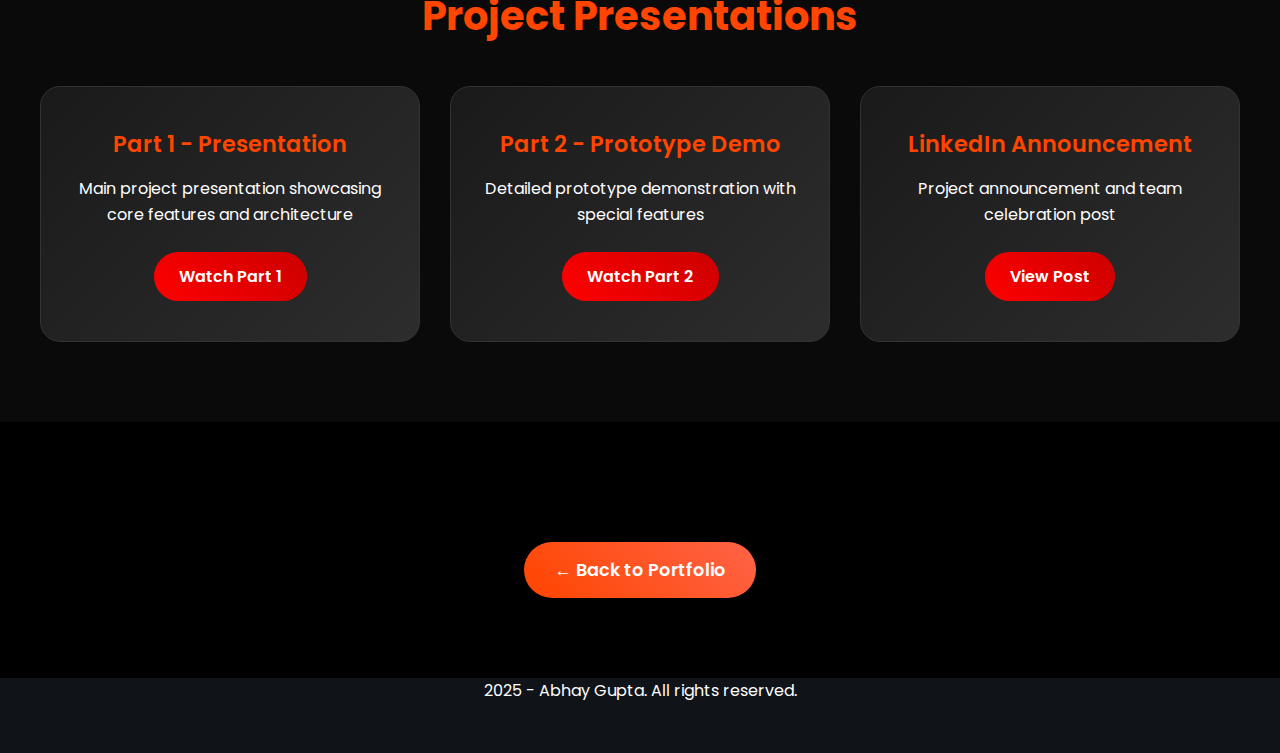
<file: project-reelspro.html>
<!DOCTYPE html>
<html lang="en">

<head>
    <meta charset="UTF-8" />
    <meta http-equiv="X-UA-Compatible" content="IE=edge" />
    <meta name="viewport" content="width=device-width, initial-scale=1.0" />
    <link rel="stylesheet" href="./css/styles.css" />
    <link rel="stylesheet" href="./css/components.css" />
    <link rel="stylesheet" href="./css/project-pages.css" />
    <link rel="canonical" href="https://www.abhaygupta6187.me/project-reelspro.html" />
    <link rel="icon" type="image/png" href="favicon.png" />
    <link rel="apple-touch-icon" href="favicon.png" />
    <title>ReelsPro - AI Video Platform | Abhay Gupta</title>
</head>

<body>
    <!-- HEADER -->
    <header>
        <div class="header-wrapper">
            <button onclick="location.href='index.html'">
                <h3 class="portfolio-h">🔥 Portfolio</h3>
            </button>
            <nav>
                <button onclick="location.href='index.html#featured-project'">FEATURED PROJECT</button>
                <button onclick="location.href='index.html#education'">CONTACT ME</button>
            </nav>
        </div>
    </header>

    <!-- PROJECT HERO SECTION -->
    <div class="project-hero">
        <div class="project-hero-content">
            <div class="project-badge">
                <span class="winner-badge">1st Prize Winner</span>
                <span class="hackathon-badge">HackSRIT'25</span>
            </div>
            <h1>ReelsPro - AI Video Platform</h1>
            <p class="project-subtitle">AI-powered platform for short videos with automatic content moderation and
                Chrome extension</p>
            <div class="project-links">
                <a href="https://reelspro-phi.vercel.app/" target="_blank" class="demo-btn">Live Demo</a>
                <a href="https://github.com/Abs6187/ReelsPro" target="_blank" class="github-btn">GitHub</a>
                <a href="https://www.youtube.com/watch?v=V4u56VDxRTY" target="_blank" class="video-btn">Demo Video</a>
                <a href="https://abs6187.github.io/ReelsPro/" target="_blank" class="docs-btn">Documentation</a>
            </div>
        </div>
        <div class="project-hero-image">
            <div class="project-showcase">
                <div class="project-placeholder-large">
                    <div class="placeholder-content">
                        <h4>ReelsPro</h4>
                        <p>AI Video Platform</p>
                        <div class="placeholder-tech">
                            <span>Next.js</span>
                            <span>React</span>
                            <span>AI</span>
                        </div>
                    </div>
                </div>
            </div>
        </div>
    </div>

    <!-- PROJECT OVERVIEW -->
    <div class="project-section">
        <div class="container">
            <h2>Project Overview</h2>
            <div class="project-overview">
                <div class="overview-content">
                    <p class="lead-text">
                        ReelsPro is an AI-powered platform for short videos that revolutionizes content creation and
                        moderation.
                        Built by TechMatrix Solvers team for HackSRIT'25, it won 1st Prize with 15,000 INR.
                    </p>
                    <p>
                        The platform features AI chatbot assistance, automatic content moderation, and a Chrome
                        extension
                        for seamless content sharing from anywhere on the web. Built with Next.js 15, React 19,
                        TypeScript,
                        and cutting-edge AI technologies.
                    </p>
                </div>
                <div class="project-stats">
                    <div class="stat-item">
                        <h3>15,000 INR</h3>
                        <p>Prize Money</p>
                    </div>
                    <div class="stat-item">
                        <h3>1st Place</h3>
                        <p>HackSRIT'25</p>
                    </div>
                    <div class="stat-item">
                        <h3>4 Members</h3>
                        <p>TechMatrix Solvers</p>
                    </div>
                    <div class="stat-item">
                        <h3>May 2025</h3>
                        <p>Completion Date</p>
                    </div>
                </div>
            </div>
        </div>
    </div>

    <!-- FEATURES SECTION -->
    <div class="project-section">
        <div class="container">
            <h2>Key Features</h2>
            <div class="features-grid">
                <div class="feature-card">
                    <div class="feature-icon">🤖</div>
                    <h3>AI Chatbot Assistant</h3>
                    <p>Powered by Groq and Vercel AI SDK for creative assistance and user interaction</p>
                </div>
                <div class="feature-card">
                    <div class="feature-icon">🛡️</div>
                    <h3>Content Moderation</h3>
                    <p>Automatic content moderation using conceptual AI (Gemini and Groq) to ensure safe content</p>
                </div>
                <div class="feature-card">
                    <div class="feature-icon">🔌</div>
                    <h3>Chrome Extension</h3>
                    <p>Seamless content sharing from anywhere on the web directly to your account</p>
                </div>
                <div class="feature-card">
                    <div class="feature-icon">📱</div>
                    <h3>Mobile Responsive</h3>
                    <p>Modern UI with Tailwind CSS, Shadcn, and MagicUI for optimal user experience</p>
                </div>
                <div class="feature-card">
                    <div class="feature-icon">⚡</div>
                    <h3>Performance Optimized</h3>
                    <p>Server-side rendering (SSR) and static site generation (SSG) for fast loading</p>
                </div>
                <div class="feature-card">
                    <div class="feature-icon">🔒</div>
                    <h3>Secure API</h3>
                    <p>Secure API interactions and serverless deployment for data integrity</p>
                </div>
            </div>
        </div>
    </div>

    <!-- TECHNOLOGY STACK -->
    <div class="project-section">
        <div class="container">
            <h2>Technology Stack</h2>
            <div class="tech-categories">
                <div class="tech-category">
                    <h3>Frontend</h3>
                    <div class="tech-tags">
                        <span class="tech-tag">Next.js 15</span>
                        <span class="tech-tag">React 19</span>
                        <span class="tech-tag">TypeScript</span>
                        <span class="tech-tag">Tailwind CSS</span>
                        <span class="tech-tag">Shadcn UI</span>
                        <span class="tech-tag">MagicUI</span>
                    </div>
                </div>
                <div class="tech-category">
                    <h3>AI & APIs</h3>
                    <div class="tech-tags">
                        <span class="tech-tag">Groq API</span>
                        <span class="tech-tag">Vercel AI SDK</span>
                        <span class="tech-tag">Gemini AI</span>
                        <span class="tech-tag">nsfwjs</span>
                    </div>
                </div>
                <div class="tech-category">
                    <h3>Backend & Database</h3>
                    <div class="tech-tags">
                        <span class="tech-tag">MongoDB</span>
                        <span class="tech-tag">NextAuth.js</span>
                        <span class="tech-tag">JWT</span>
                        <span class="tech-tag">ImageKit.io</span>
                    </div>
                </div>
                <div class="tech-category">
                    <h3>Extensions & Tools</h3>
                    <div class="tech-tags">
                        <span class="tech-tag">Chrome Extension API</span>
                        <span class="tech-tag">Vercel</span>
                        <span class="tech-tag">GitHub</span>
                    </div>
                </div>
            </div>
        </div>
    </div>

    <!-- TEAM SECTION -->
    <div class="project-section">
        <div class="container">
            <h2>Team TechMatrix Solvers</h2>
            <div class="team-grid">
                <div class="team-member">
                    <div class="member-info">
                        <h4>Kripanshu Gupta</h4>
                        <p>MERN Stack Developer</p>
                    </div>
                </div>
                <div class="team-member">
                    <div class="member-info">
                        <h4>Abhay Gupta</h4>
                        <p>ML & Full-Stack Developer</p>
                    </div>
                </div>
                <div class="team-member">
                    <div class="member-info">
                        <h4>Jay Kumar</h4>
                        <p>ML & Front-end Developer</p>
                    </div>
                </div>
                <div class="team-member">
                    <div class="member-info">
                        <h4>Simran Koshta</h4>
                        <p>Full Stack Developer</p>
                    </div>
                </div>
            </div>
        </div>
    </div>

    <!-- PROJECT HIGHLIGHTS -->
    <div class="project-section">
        <div class="container">
            <h2>What Makes ReelsPro Different</h2>
            <div class="highlights-list">
                <div class="highlight-item">
                    <h4>Without Fear of Shame Daily Vlog Upload</h4>
                    <p>No explicit content policy ensures a safe environment for daily content creation</p>
                </div>
                <div class="highlight-item">
                    <h4>Deep AI Integration</h4>
                    <p>Automatic tagging, moderation, and feed personalization beyond basic AI features</p>
                </div>
                <div class="highlight-item">
                    <h4>Seamless Content Sharing</h4>
                    <p>Drag-and-drop uploads with real-time media optimization via ImageKit</p>
                </div>
                <div class="highlight-item">
                    <h4>Platform-Agnostic Backend</h4>
                    <p>Developers can build custom video apps, not just consumer-facing social feeds</p>
                </div>
                <div class="highlight-item">
                    <h4>Serverless & Scalable</h4>
                    <p>Cost-effective growth with optimized deployment architecture</p>
                </div>
                <div class="highlight-item">
                    <h4>Creator Monetization Support</h4>
                    <p>Focus on actionable analytics and future monetization features for creators</p>
                </div>
            </div>
        </div>
    </div>

    <!-- VIDEOS SECTION -->
    <div class="project-section">
        <div class="container">
            <h2>Project Presentations</h2>
            <div class="videos-grid">
                <div class="video-card">
                    <h3>Part 1 - Presentation</h3>
                    <p>Main project presentation showcasing core features and architecture</p>
                    <a href="https://www.youtube.com/watch?v=V4u56VDxRTY" target="_blank" class="video-btn">Watch Part
                        1</a>
                </div>
                <div class="video-card">
                    <h3>Part 2 - Prototype Demo</h3>
                    <p>Detailed prototype demonstration with special features</p>
                    <a href="https://www.youtube.com/watch?v=b4--EaAh6wA" target="_blank" class="video-btn">Watch Part
                        2</a>
                </div>
                <div class="video-card">
                    <h3>LinkedIn Announcement</h3>
                    <p>Project announcement and team celebration post</p>
                    <a href="https://www.linkedin.com/posts/abhay-gupta-197b17264_id8devhub-microsoft-hacksrit-activity-7327716169660989440-rhot"
                        target="_blank" class="video-btn">View Post</a>
                </div>
            </div>
        </div>
    </div>

    <!-- BACK TO PORTFOLIO -->
    <div class="project-section">
        <div class="container">
            <div class="back-to-portfolio">
                <a href="index.html" class="back-btn">← Back to Portfolio</a>
            </div>
        </div>
    </div>

    <!-- FOOTER -->
    <div class="footer-wrapper">
        <p class="footer-p">2025 - Abhay Gupta. All rights reserved.</p>
    </div>

    <!-- SCRIPTS -->
    <script src="./js/main.js"></script>
    <script src="./js/components.js"></script>
</body>

</html>
</file>
<file: css/styles.css>
@import url("https://fonts.googleapis.com/css2?family=Poppins:wght@400;500;600;700;800&display=swap");

html {
  background: #101418;
}

* {
  padding: 0;
  margin: 0;
  text-decoration: none;
  color: #fff;
  font-family: "Poppins", sans-serif;
  scroll-behavior: smooth;
}

:root {
  --primary-color: black;
  --secondary-color: #FF4500;
  --tertiary-color: white;
}

/* HEADER */
header {
    position: sticky;
    top: 0;
    z-index: 100;
    background-color: #101418;
    box-shadow: 0 2px 10px rgba(0, 0, 0, 0.5);
}
.header-wrapper {
  display: flex;
  align-items: center;
  justify-content: space-between;
  max-width: 1300px;
  margin: auto;
  padding: 20px;
}

.header-wrapper nav {
  display: flex;
  gap: 15px;
}

button {
  background-color: var(--secondary-color);
  border: none;
  border-radius: 5px;
  padding: 5px 12px;
  cursor: pointer;
  font-weight: 500;
}

/* HERO */
.hero {
  text-align: center;
  background-color: var(--primary-color);
  margin-bottom: 80px;
  display: flex;
  align-items: center;
  justify-content: center;
  flex-direction: column;
  padding-top: 80px;
}

.hero h1 {
  font-size: 3rem;
  max-width: 700px;
}

.hero p {
  font-size: 3.0rem;
  color: var(--tertiary-color);
  font-weight: bold;
}

.profile-img {
  width: 180px;
  height: 180px;
  border-radius: 9999px;
  border: 5px solid var(--secondary-color);
}

h2 {
  font-size: 2rem;
  color: var(--secondary-color);
}

/* LAYOUT */
.about-wrapper,
.project-wrapper,
.socials-wrapper {
  max-width: 1000px;
  margin: 50px auto;
  margin-top: 0;
  padding: 20px;
}

.about-wrapper {
  justify-content: center;
  display: flex;
}

.about-wrapper .col p {
  line-height: 32px;
}

.about-wrapper .col {
  flex: 1;
}

.about-wrapper .skills {
  margin-left: 50px;
}

.about-wrapper .skills ul {
  /* display: flex; flex-wrap: wrap; */
}

.about-wrapper .skills ul li {
  border: 2px solid #2d2d2d;
  height: 40px;
  width: max-content;
  padding: 3px 10px;
  border-radius: 12px;
  margin: 7px;
  margin-left: 0;
  font-weight: 500;
  display: flex;
  align-items: center;
}

/* PROJECTS */
.projects ul {
  display: flex;
  flex-wrap: wrap;
  justify-content: flex-start;
  column-gap: 45px;
}

.projects ul li {
  margin: 15px;
  padding: 10px;
}

.projects ul li img {
  border-radius: 15px;
  width: 100%;
}

/* Skills */
.skills ul {
  display: flex;
  flex-wrap: wrap;
  justify-content: space-evenly;
}

.skills ul li {
  margin: 15px;
  padding: 10px;
}

.skills ul li img {
  width: 30px;
}

.logo-wrapper {
  display: flex;
  justify-content: center;
  align-items: center;
}

/* SOCIALS */
.socials-wrapper {
  line-height: 30px;
}

.socials-wrapper .social-icons img {
  border: 2px solid #2d2d2d;
  margin-right: 20px;
  margin-top: 20px;
  padding: 6px;
  border-radius: 12px;
}

.socials-wrapper .social-icons img:hover {
  background: #2d2d2d;
}

/* MOBILE */
@media screen and (max-width: 768px) {
  .hero h1 {
    margin:20px;
    font-size: 2rem;
  }

  .about-wrapper {
    flex-direction: column;
  }

  .about-wrapper .skills {
    margin-left: 0;
    margin-top: 100px;
  }

  .projects ul li {
    display: flex;
    justify-content: center;
    width: 100%;
  }

  .project-wrapper{
    display: block !important;
  }

  .stepper-box{
    width: unset;
  }

  .stepper-line{
    display: none;
  }

  .stepper-step{
    display: block !important;
  }

  .ol-wrapper{
    margin-top: 15px;
    width: 100% !important;
  }

  .cs-card{
    margin-top: 50px;
    margin-right: auto;
    margin-left: auto;
    clear: both;
    position: relative;
    z-index: 10;
  }

  .stepper-box{
    width:unset !important;
  }

  .about-wrapper .skills ul li {
    height: max-content;
  }

  .footer-wrapper{
    margin: 0 50px;
  }
  .header-wrapper{
    margin-bottom:45px;
  }

  .header-wrapper nav {
    flex-direction: column;
    gap: 10px;
  }

  .stepper-responsive{
    display: flex;
  }
}

.portfolio-h {
  background-color: var(--secondary-color);
}

.ul-div {
  margin-bottom: 40px;
}

.achievement-h3 {
  color: var(--secondary-color);
  font-size: 30px;
}

.desc-work{
  color: var(--tertiary-color);
  margin-bottom:10px
}

.skills-p{
  margin-top: 15px;
  font-size: 15px;
}

.footer-p{
  display: flex;
  margin-bottom: 50px;
  justify-content: center;
}

/* FEATURED PROJECT SECTION */
.featured-project {
  padding: 80px 0;
}

.featured-project-card {
  background: linear-gradient(135deg, #1a1a1a 0%, #2d2d2d 100%);
  border-radius: 20px;
  padding: 40px;
  margin-top: 30px;
  border: 2px solid var(--secondary-color);
  box-shadow: 0 10px 30px rgba(255, 69, 0, 0.2);
  transition: transform 0.3s ease, box-shadow 0.3s ease;
}

.featured-project-card:hover {
  transform: translateY(-5px);
  box-shadow: 0 20px 40px rgba(255, 69, 0, 0.3);
}

.featured-project-content {
  display: flex;
  gap: 40px;
  align-items: center;
}

.featured-project-image {
  position: relative;
  flex-shrink: 0;
}

.featured-project-image img {
  width: 300px;
  height: 200px;
  object-fit: cover;
  border-radius: 15px;
  border: 3px solid var(--secondary-color);
}

.project-placeholder {
  width: 300px;
  height: 200px;
  background: linear-gradient(135deg, #1a1a1a 0%, #2d2d2d 100%);
  border-radius: 15px;
  border: 3px solid var(--secondary-color);
  display: flex;
  align-items: center;
  justify-content: center;
  position: relative;
  overflow: hidden;
}

.project-placeholder::before {
  content: '';
  position: absolute;
  top: 0;
  left: 0;
  right: 0;
  bottom: 0;
  background: linear-gradient(45deg, transparent 30%, rgba(255, 69, 0, 0.1) 50%, transparent 70%);
  animation: shimmer 2s infinite;
}

@keyframes shimmer {
  0% { transform: translateX(-100%); }
  100% { transform: translateX(100%); }
}

.placeholder-content {
  text-align: center;
  z-index: 1;
  position: relative;
}

.placeholder-content h4 {
  color: var(--secondary-color);
  font-size: 2rem;
  margin-bottom: 10px;
  font-weight: 700;
}

.placeholder-content p {
  color: var(--tertiary-color);
  font-size: 1.1rem;
  margin-bottom: 15px;
}

.placeholder-tech {
  display: flex;
  gap: 8px;
  justify-content: center;
  flex-wrap: wrap;
}

.placeholder-tech span {
  background: rgba(255, 69, 0, 0.2);
  color: var(--secondary-color);
  padding: 4px 12px;
  border-radius: 15px;
  font-size: 0.9rem;
  font-weight: 500;
  border: 1px solid var(--secondary-color);
}

.winner-badge {
  position: absolute;
  top: -10px;
  right: -10px;
  background: linear-gradient(45deg, #FFD700, #FFA500);
  color: #000;
  padding: 8px 15px;
  border-radius: 20px;
  font-weight: bold;
  font-size: 14px;
  box-shadow: 0 4px 15px rgba(255, 215, 0, 0.4);
  animation: pulse 2s infinite;
}

@keyframes pulse {
  0% { transform: scale(1); }
  50% { transform: scale(1.05); }
  100% { transform: scale(1); }
}

.featured-project-info {
  flex: 1;
}

.featured-project-info h3 {
  color: var(--secondary-color);
  font-size: 2.5rem;
  margin-bottom: 10px;
  font-weight: 700;
}

.hackathon-info {
  color: #FFD700;
  font-size: 1.2rem;
  font-weight: 600;
  margin-bottom: 20px;
}

.project-description {
  color: var(--tertiary-color);
  font-size: 1.1rem;
  line-height: 1.6;
  margin-bottom: 25px;
}

.tech-stack {
  display: flex;
  flex-wrap: wrap;
  gap: 10px;
  margin-bottom: 25px;
}

.tech-tag {
  background: linear-gradient(45deg, var(--secondary-color), #FF6347);
  color: white;
  padding: 8px 15px;
  border-radius: 20px;
  font-size: 0.9rem;
  font-weight: 500;
  transition: transform 0.2s ease;
}

.tech-tag:hover {
  transform: translateY(-2px);
}

.project-links {
  display: flex;
  gap: 15px;
  margin-bottom: 25px;
  flex-wrap: wrap;
}

.project-links a {
  padding: 12px 20px;
  border-radius: 25px;
  text-decoration: none;
  font-weight: 600;
  transition: all 0.3s ease;
  display: inline-block;
}

.demo-btn {
  background: linear-gradient(45deg, #00C851, #00A041);
  color: white;
}

.github-btn {
  background: linear-gradient(45deg, #333, #555);
  color: white;
}

.video-btn {
  background: linear-gradient(45deg, #FF0000, #CC0000);
  color: white;
}

.docs-btn {
  background: linear-gradient(45deg, #0066CC, #004499);
  color: white;
}

.project-links a:hover {
  transform: translateY(-3px);
  box-shadow: 0 5px 15px rgba(0, 0, 0, 0.3);
}

.team-info h4 {
  color: var(--secondary-color);
  font-size: 1.2rem;
  margin-bottom: 8px;
}

.team-info p {
  color: var(--tertiary-color);
  font-size: 1rem;
  opacity: 0.9;
}

/* MOBILE RESPONSIVE FOR FEATURED PROJECT */
@media screen and (max-width: 768px) {
  .featured-project-content {
    flex-direction: column;
    text-align: center;
  }

  .featured-project-image img,
  .project-placeholder {
    width: 250px;
    height: 150px;
  }

  .placeholder-content h4 {
    font-size: 1.5rem;
  }

  .featured-project-info h3 {
    font-size: 2rem;
  }

  .project-links {
    justify-content: center;
  }

  .tech-stack {
    justify-content: center;
  }
}

/* COUNTER STATS */
.counter-stats {
    display: grid;
    grid-template-columns: repeat(auto-fit, minmax(150px, 1fr));
    gap: 20px;
    margin-bottom: 30px;
    padding: 20px;
    background: linear-gradient(135deg, #1a1a1a 0%, #2d2d2d 100%);
    border-radius: 15px;
    border: 1px solid #333;
}

.stat-item {
    text-align: center;
    padding: 15px;
    background: rgba(255, 69, 0, 0.1);
    border-radius: 10px;
    border: 1px solid rgba(255, 69, 0, 0.2);
    transition: transform 0.3s ease, box-shadow 0.3s ease;
}

.stat-item:hover {
    transform: translateY(-3px);
    box-shadow: 0 5px 15px rgba(255, 69, 0, 0.3);
}

.stat-number {
    display: block;
    font-size: 2rem;
    font-weight: 700;
    color: #FF4500;
    margin-bottom: 5px;
    font-family: 'Courier New', monospace;
}

.stat-label {
    display: block;
    font-size: 0.9rem;
    color: #ccc;
    font-weight: 500;
    text-transform: uppercase;
    letter-spacing: 1px;
}

/* Responsive counter stats */
@media (max-width: 768px) {
    .counter-stats {
        grid-template-columns: repeat(2, 1fr);
        gap: 15px;
        padding: 15px;
        margin-bottom: 20px;
    }

    .stat-item {
        padding: 10px;
    }

    .stat-number {
        font-size: 1.5rem;
    }

    .stat-label {
        font-size: 0.8rem;
    }
}

@media (max-width: 480px) {
    .counter-stats {
        grid-template-columns: 1fr;
        gap: 10px;
    }

    .stat-number {
        font-size: 1.3rem;
    }
}
</file>
<file: css/components.css>
/* PROJECT CARDS */
.card {
  overflow: visible;
  width: 230px;
  height: 300px;
}

.content {
  width: 100%;
  height: 100%;
  transform-style: preserve-3d;
  transition: transform 300ms;
  box-shadow: 0px 0px 10px 1px #000000ee;
  border-radius: 5px;
}

.front,
.back {
  background-color: #151515;
  position: absolute;
  width: 100%;
  height: 100%;
  backface-visibility: hidden;
  -webkit-backface-visibility: hidden;
  border-radius: 5px;
  overflow: hidden;
}

.back {
  width: 100%;
  height: 100%;
  justify-content: center;
  display: flex;
  align-items: center;
  overflow: hidden;
}

.back::before {
  position: absolute;
  content: ' ';
  display: block;
  width: 160px;
  height: 160%;
  background: linear-gradient(90deg, transparent, var(--secondary-color), var(--secondary-color), var(--secondary-color), var(--secondary-color), transparent);
  animation: rotation_481 5000ms infinite linear;
}

.back-content {
  position: absolute;
  width: 99%;
  height: 99%;
  background-color: #151515;
  border-radius: 70px;
  color: var(--tertiary-color);
  display: flex;
  flex-direction: column;
  justify-content: center;
  align-items: center;
  gap: 30px;
}

@keyframes rotation_481 {
  0% {
    transform: rotateZ(0deg);
  }
  100% {
    transform: rotateZ(360deg);
  }
}

.front {
  transform: rotateY(180deg);
  color: var(--tertiary-color);
}

.front .front-content {
  position: absolute;
  width: 100%;
  height: 100%;
  padding: 10px;
  display: flex;
  flex-direction: column;
  justify-content: space-between;
}

.front-content .badge {
  background-color: #00000055;
  padding: 2px 10px;
  border-radius: 10px;
  backdrop-filter: blur(2px);
  width: fit-content;
}

.description {
  box-shadow: 0px 0px 10px 5px #00000088;
  width: 100%;
  padding: 10px;
  background-color: #00000099;
  backdrop-filter: blur(5px);
  border-radius: 5px;
}

.title {
  font-size: 11px;
  max-width: 100%;
  display: flex;
  justify-content: space-between;
}

.title p {
  width: 50%;
}

.card-footer {
  color: #ffffff88;
  margin-top: 5px;
  font-size: 8px;
}

.front .img {
  position: absolute;
  width: 100%;
  height: 100%;
  object-fit: cover;
  object-position: center;
}

.circle {
  width: 90px;
  height: 90px;
  border-radius: 50%;
  background-color: #ffbb66;
  position: relative;
  filter: blur(15px);
  animation: floating 2600ms infinite linear;
}

#bottom {
  background-color: #ff8866;
  left: 50px;
  top: 0px;
  width: 150px;
  height: 150px;
  animation-delay: -800ms;
}

#right {
  background-color: #ff2233;
  left: 160px;
  top: -80px;
  width: 30px;
  height: 30px;
  animation-delay: -1800ms;
}

@keyframes floating {
  0% {
    transform: translateY(0px);
  }
  50% {
    transform: translateY(10px);
  }
  100% {
    transform: translateY(0px);
  }
}

.back-content img {
  width: 100%;
  height: 100%;
  object-fit: cover;
  border-radius: 5px;
  display: block;
}

/* SKILL CARDS */
.m2 {
  position: relative;
  width: 20vmin;
  height: 20vmin;
  background: linear-gradient(135deg, #1e1e24 10%, #050505 60%);
  display: flex;
  align-items: center;
  justify-content: center;
  user-select: none;
  animation: gradient-shift 5s ease-in-out infinite;
  background-size: 200% 200%;
}

.m2 .logo {
  display: inline-block;
  vertical-align: baseline;
  user-select: none;
  font-size: 5vmin;
  color: var(--tertiary-color);
  background-image: linear-gradient(to right, #626262, #fff);
  -webkit-text-fill-color: transparent;
  -webkit-background-clip: text;
  font-weight: bold;
}

.m2 .logo svg {
  margin-right: -1vmin;
  width: 5vmin;
  height: 5vmin;
}

.m2::before,
.m2::after {
  --size: 5px;
  content: "";
  position: absolute;
  top: calc(var(--size) / -2);
  left: calc(var(--size) / -2);
  width: calc(100% + var(--size));
  height: calc(100% + var(--size));
  background: radial-gradient(circle at 0 0, hsl(27deg 93% 60%), transparent),
    radial-gradient(circle at 100% 0, #00a6ff, transparent),
    radial-gradient(circle at 0 100%, #ff0056, transparent),
    radial-gradient(circle at 100% 100%, #6500ff, transparent);
}

.m2::after {
  --size: 2px;
  z-index: -1;
}

.m2::before {
  --size: 10px;
  z-index: -2;
  filter: blur(2vmin);
  animation: blur-animation 3s ease-in-out alternate infinite;
}

@keyframes blur-animation {
  to {
    filter: blur(3vmin);
    transform: scale(1.05);
  }
}

@keyframes gradient-shift {
  0% {
    background-position: 0% 50%;
  }
  50% {
    background-position: 100% 50%;
  }
  100% {
    background-position: 0% 50%;
  }
}

/* EXPERIENCE STEPPER */
.stepper-box {
  background-color: var(--primary-color);
  border-radius: 12px;
  padding: 32px;
  box-shadow: 0 4px 12px rgba(0, 0, 0, 0.05);
  color: var(--tertiary-color);
}

.stepper-step {
  display: flex;
  margin-bottom: 32px;
  position: relative;
}

.stepper-step:last-child {
  margin-bottom: 0;
}

.stepper-line {
  position: absolute;
  left: 19px;
  top: 40px;
  bottom: -32px;
  width: 2px;
  background-color: #e2e8f0;
  z-index: 1;
}

.stepper-step:last-child .stepper-line {
  display: none;
}

.stepper-circle {
  width: 40px;
  height: 40px;
  border-radius: 50%;
  display: flex;
  align-items: center;
  justify-content: center;
  margin-right: 16px;
  z-index: 2;
}

.stepper-circle svg {
  background-color: transparent;
}

.stepper-completed .stepper-circle {
  background-color: var(--secondary-color);
  color: var(--tertiary-color);
}

.stepper-active .stepper-circle {
  border: 2px solid #0f172a;
  color: #0f172a;
}

.stepper-pending .stepper-circle {
  border: 2px solid #e2e8f0;
  color: #94a3b8;
}

.stepper-content {
  flex: 1;
}

.stepper-title {
  font-weight: 600;
  margin-bottom: 4px;
}

.stepper-completed .stepper-title {
  color: var(--tertiary-color);
}

.stepper-active .stepper-title {
  color: #0f172a;
}

.stepper-pending .stepper-title {
  color: #94a3b8;
}

.stepper-status {
  font-size: 13px;
  display: inline-block;
  padding: 2px 8px;
  border-radius: 12px;
  margin-top: 4px;
}

.stepper-completed .stepper-status {
  background-color: #dcfce7;
  color: #166534;
}

.stepper-active .stepper-status {
  background-color: #dbeafe;
  color: #1d4ed8;
}

.stepper-pending .stepper-status {
  background-color: #f1f5f9;
  color: #64748b;
}

.stepper-time {
  font-size: 12px;
  color: #94a3b8;
  margin-top: 4px;
}

.stepper-controls {
  display: flex;
  justify-content: space-between;
  margin-top: 32px;
}

.stepper-button {
  padding: 8px 16px;
  border-radius: 6px;
  border: 1px solid #e2e8f0;
  background-color: var(--tertiary-color);
  cursor: pointer;
  display: flex;
  align-items: center;
  gap: 6px;
}

.stepper-button-primary {
  background-color: #0f172a;
  color: var(--tertiary-color);
  border-color: #0f172a;
}

.stepper-job {
  background-color: #dbeafe !important;
  color: #1d4ed8 !important;
}

/* CONTACT CARD */
.cs-card {
  width: 280px;
  height: 300px;
  background: var(--tertiary-color);
  border-radius: 32px;
  padding: 10px;
  position: relative;
  box-shadow: #604b4a30 0px 70px 30px -50px;
  transition: all 0.5s ease-in-out;
}

.cs-card .cs-mail {
  position: absolute;
  right: 2rem;
  top: 1.4rem;
  background: transparent;
  border: none;
}

.cs-card .cs-mail svg {
  stroke: var(--primary-color);
  stroke-width: 3px;
}

.cs-card .cs-mail svg:hover {
  stroke: #f55d56;
}

.cs-card .cs-profile-pic {
  position: absolute;
  width: calc(100% - 6px);
  height: calc(100% - 6px);
  top: 3px;
  left: 3px;
  border-radius: 29px;
  z-index: 1;
  border: 0px solid var(--primary-color);
  overflow: hidden;
  transition: all 0.5s ease-in-out 0.2s, z-index 0.5s ease-in-out 0.2s;
}

.cs-card .cs-profile-pic img {
  -o-object-fit: cover;
  object-fit: cover;
  width: 100%;
  height: 100%;
  -o-object-position: 0px 0px;
  object-position: 0px 0px;
  transition: all 0.5s ease-in-out 0s;
}

.cs-card .cs-profile-pic svg {
  width: 100%;
  height: 100%;
  -o-object-fit: cover;
  object-fit: cover;
  -o-object-position: 0px 0px;
  object-position: 0px 0px;
  transform-origin: 45% 20%;
  transition: all 0.5s ease-in-out 0s;
}

.cs-card .cs-bottom {
  position: absolute;
  bottom: 3px;
  left: 3px;
  right: 3px;
  background: var(--primary-color);
  top: 80%;
  border-radius: 29px;
  z-index: 2;
  box-shadow: rgba(96, 75, 74, 0.1882352941) 0px 5px 5px 0px inset;
  overflow: hidden;
  transition: all 0.5s cubic-bezier(0.645, 0.045, 0.355, 1) 0s;
}

.cs-card .cs-bottom .cs-content {
  position: absolute;
  bottom: 0;
  left: 1.5rem;
  right: 1.5rem;
  height: 230px;
}

.cs-card .cs-bottom .cs-content .cs-name {
  display: block;
  font-size: 1.2rem;
  color: var(--tertiary-color);
  font-weight: bold;
}

.cs-card .cs-bottom .cs-content .cs-about-me {
  display: block;
  font-size: 0.9rem;
  color: var(--tertiary-color);
  margin-top: 1rem;
}

.cs-card .cs-bottom .cs-bottom-bottom {
  position: absolute;
  bottom: 1rem;
  left: 1.5rem;
  right: 1.5rem;
  display: flex;
  align-items: center;
  justify-content: space-between;
}

.cs-card .cs-bottom .cs-bottom-bottom .cs-social-links-container {
  display: flex;
  gap: 1rem;
}

.cs-card .cs-bottom .cs-bottom-bottom .cs-social-links-container svg {
  height: 24px;
  fill: var(--tertiary-color);
  filter: drop-shadow(0 5px 5px rgba(165, 132, 130, 0.1333333333));
}

.cs-card .cs-bottom .cs-bottom-bottom .cs-social-links-container svg:hover {
  fill: #f55d56;
  transform: scale(1.2);
}

.cs-card .cs-bottom .cs-bottom-bottom .cs-button {
  background: var(--tertiary-color);
  color: var(--primary-color);
  border: none;
  border-radius: 20px;
  font-size: 0.6rem;
  padding: 0.4rem 0.6rem;
  box-shadow: rgba(165, 132, 130, 0.1333333333) 0px 5px 5px 0px;
  text-decoration: none;
}

.cs-card .cs-bottom .cs-bottom-bottom .cs-button:hover {
  background: #f55d56;
  color: var(--tertiary-color);
}

.cs-card:hover {
  border-top-left-radius: 55px;
}

.cs-card:hover .cs-bottom {
  top: 20%;
  border-radius: 80px 29px 29px 29px;
  transition: all 0.5s cubic-bezier(0.645, 0.045, 0.355, 1) 0.2s;
}

.cs-card:hover .cs-profile-pic:hover {
  transform: scale(1.3);
  border-radius: 0px;
}

.cs-card:hover .cs-profile-pic img {
  transform: scale(2.5);
  -o-object-position: 0px 25px;
  object-position: 0px 25px;
  transition: all 0.5s ease-in-out 0.5s;
}

.cs-card:hover .cs-profile-pic svg {
  transform: scale(2.5);
  transition: all 0.5s ease-in-out 0.5s;
}

.h-wrapper {
  background-color: var(--tertiary-color);
  display: flex;
  justify-content: center;
  border-radius: 32px;
  margin-bottom: 15px;
}

.h-wrapper h2{
  background-color: transparent;
  color: var(--primary-color);
}

.cs-background{
  border-radius: 32px;
  background-color: var(--tertiary-color);
}

.p-box {
  background-color: rgb(247, 243, 243);
  height: 45px;
  border-radius: 80px 29px 80px 29px;
  margin: 0px 32px 0px 32px;
  box-shadow: 20px 20px 60px #bebebe,
    -20px -20px 60px #ffffff;
  display: flex;
  justify-content: center;
  align-items: center;
  column-gap: 10px;
}

.p-box p{
  font-size: 15px;
  background-color: transparent;
  color: var(--primary-color);
}

.p-box svg{
  width: 20px;
  background-color: transparent;
}

.info-wrapper{
  background-color: var(--tertiary-color);
}

.cs-button b{
  background-color: transparent;
  color: var(--primary-color);
}

.cs-button b:hover{
  background-color: var(--secondary-color);
}
</file>
<file: css/project-pages.css>
/* PROJECT PAGES STYLES */

/* PROJECT HERO SECTION */
.project-hero {
    background: linear-gradient(135deg, #1a1a1a 0%, #2d2d2d 100%);
    padding: 120px 0 80px;
    display: flex;
    align-items: center;
    min-height: 70vh;
}

.project-hero-content {
    max-width: 1200px;
    margin: 0 auto;
    padding: 0 20px;
    display: flex;
    align-items: center;
    gap: 60px;
}

.project-hero h1 {
    font-size: 3.5rem;
    color: var(--secondary-color);
    margin-bottom: 20px;
    font-weight: 700;
}

.project-subtitle {
    font-size: 1.3rem;
    color: var(--tertiary-color);
    margin-bottom: 30px;
    line-height: 1.6;
}

.project-badge {
    display: flex;
    gap: 15px;
    margin-bottom: 20px;
}

.winner-badge {
    background: linear-gradient(45deg, #FFD700, #FFA500);
    color: #000;
    padding: 8px 20px;
    border-radius: 25px;
    font-weight: bold;
    font-size: 14px;
    box-shadow: 0 4px 15px rgba(255, 215, 0, 0.4);
    animation: pulse 2s infinite;
}

.hackathon-badge {
    background: linear-gradient(45deg, var(--secondary-color), #FF6347);
    color: white;
    padding: 8px 20px;
    border-radius: 25px;
    font-weight: bold;
    font-size: 14px;
}

.project-hero .project-links {
    display: flex;
    gap: 20px;
    flex-wrap: wrap;
}

.project-hero .project-links a {
    padding: 15px 25px;
    border-radius: 30px;
    text-decoration: none;
    font-weight: 600;
    transition: all 0.3s ease;
    display: inline-block;
}

.project-hero-image {
    flex-shrink: 0;
}

.project-showcase {
    position: relative;
}

.project-placeholder-large {
    width: 400px;
    height: 250px;
    background: linear-gradient(135deg, #1a1a1a 0%, #2d2d2d 100%);
    border-radius: 20px;
    border: 3px solid var(--secondary-color);
    display: flex;
    align-items: center;
    justify-content: center;
    position: relative;
    overflow: hidden;
}

.project-placeholder-large::before {
    content: '';
    position: absolute;
    top: 0;
    left: 0;
    right: 0;
    bottom: 0;
    background: linear-gradient(45deg, transparent 30%, rgba(255, 69, 0, 0.1) 50%, transparent 70%);
    animation: shimmer 3s infinite;
}

.project-placeholder-large .placeholder-content h4 {
    color: var(--secondary-color);
    font-size: 2.5rem;
    margin-bottom: 15px;
    font-weight: 700;
}

.project-placeholder-large .placeholder-content p {
    color: var(--tertiary-color);
    font-size: 1.3rem;
    margin-bottom: 20px;
}

.project-placeholder-large .placeholder-tech {
    display: flex;
    gap: 10px;
    justify-content: center;
    flex-wrap: wrap;
}

.project-placeholder-large .placeholder-tech span {
    background: rgba(255, 69, 0, 0.2);
    color: var(--secondary-color);
    padding: 6px 15px;
    border-radius: 20px;
    font-size: 1rem;
    font-weight: 500;
    border: 1px solid var(--secondary-color);
}

/* PROJECT SECTIONS */
.project-section {
    padding: 80px 0;
    background-color: black;
}

.project-section:nth-child(even) {
    background-color: #0a0a0a;
}

.container {
    max-width: 1200px;
    margin: 0 auto;
    padding: 0 20px;
}

.project-section h2 {
    font-size: 2.5rem;
    color: var(--secondary-color);
    margin-bottom: 40px;
    text-align: center;
}

/* PROJECT OVERVIEW */
.project-overview {
    display: grid;
    grid-template-columns: 2fr 1fr;
    gap: 60px;
    align-items: start;
}

.lead-text {
    font-size: 1.3rem;
    color: var(--tertiary-color);
    margin-bottom: 25px;
    line-height: 1.7;
    font-weight: 500;
}

.project-stats {
    display: grid;
    grid-template-columns: 1fr 1fr;
    gap: 30px;
}

.stat-item {
    text-align: center;
    padding: 30px 20px;
    background: linear-gradient(135deg, #1a1a1a 0%, #2d2d2d 100%);
    border-radius: 15px;
    border: 1px solid #333;
}

.stat-item h3 {
    font-size: 2rem;
    color: var(--secondary-color);
    margin-bottom: 10px;
    font-weight: 700;
}

.stat-item p {
    color: var(--tertiary-color);
    font-size: 1rem;
}

/* FEATURES GRID */
.features-grid {
    display: grid;
    grid-template-columns: repeat(auto-fit, minmax(350px, 1fr));
    gap: 30px;
}

.feature-card {
    background: linear-gradient(135deg, #1a1a1a 0%, #2d2d2d 100%);
    padding: 40px 30px;
    border-radius: 20px;
    border: 1px solid #333;
    text-align: center;
    transition: transform 0.3s ease, box-shadow 0.3s ease;
}

.feature-card:hover {
    transform: translateY(-5px);
    box-shadow: 0 10px 30px rgba(255, 69, 0, 0.2);
}

.feature-icon {
    font-size: 3rem;
    margin-bottom: 20px;
}

.feature-card h3 {
    color: var(--secondary-color);
    font-size: 1.5rem;
    margin-bottom: 15px;
    font-weight: 600;
}

.feature-card p {
    color: var(--tertiary-color);
    line-height: 1.6;
}

/* TECHNOLOGY STACK */
.tech-categories {
    display: grid;
    grid-template-columns: repeat(auto-fit, minmax(280px, 1fr));
    gap: 40px;
}

.tech-category h3 {
    color: var(--secondary-color);
    font-size: 1.5rem;
    margin-bottom: 20px;
    font-weight: 600;
}

.tech-tags {
    display: flex;
    flex-wrap: wrap;
    gap: 12px;
}

.tech-tag {
    background: linear-gradient(45deg, var(--secondary-color), #FF6347);
    color: white;
    padding: 10px 18px;
    border-radius: 25px;
    font-size: 0.95rem;
    font-weight: 500;
    transition: transform 0.2s ease;
}

.tech-tag:hover {
    transform: translateY(-2px);
}

/* TEAM SECTION */
.team-grid {
    display: grid;
    grid-template-columns: repeat(auto-fit, minmax(250px, 1fr));
    gap: 30px;
}

.team-member {
    background: linear-gradient(135deg, #1a1a1a 0%, #2d2d2d 100%);
    padding: 30px;
    border-radius: 15px;
    border: 1px solid #333;
    text-align: center;
    transition: transform 0.3s ease;
}

.team-member:hover {
    transform: translateY(-3px);
}

.member-info h4 {
    color: var(--secondary-color);
    font-size: 1.3rem;
    margin-bottom: 8px;
    font-weight: 600;
}

.member-info p {
    color: var(--tertiary-color);
    font-size: 1rem;
}

/* HIGHLIGHTS */
.highlights-list {
    max-width: 800px;
    margin: 0 auto;
}

.highlight-item {
    background: linear-gradient(135deg, #1a1a1a 0%, #2d2d2d 100%);
    padding: 30px;
    border-radius: 15px;
    border: 1px solid #333;
    margin-bottom: 20px;
    transition: transform 0.3s ease;
}

.highlight-item:hover {
    transform: translateX(10px);
}

.highlight-item h4 {
    color: var(--secondary-color);
    font-size: 1.3rem;
    margin-bottom: 12px;
    font-weight: 600;
}

.highlight-item p {
    color: var(--tertiary-color);
    line-height: 1.6;
}

/* VIDEOS GRID */
.videos-grid {
    display: grid;
    grid-template-columns: repeat(auto-fit, minmax(300px, 1fr));
    gap: 30px;
}

.video-card {
    background: linear-gradient(135deg, #1a1a1a 0%, #2d2d2d 100%);
    padding: 40px 30px;
    border-radius: 20px;
    border: 1px solid #333;
    text-align: center;
    transition: transform 0.3s ease;
}

.video-card:hover {
    transform: translateY(-5px);
}

.video-card h3 {
    color: var(--secondary-color);
    font-size: 1.4rem;
    margin-bottom: 15px;
    font-weight: 600;
}

.video-card p {
    color: var(--tertiary-color);
    margin-bottom: 25px;
    line-height: 1.6;
}

.video-btn {
    background: linear-gradient(45deg, #FF0000, #CC0000);
    color: white;
    padding: 12px 25px;
    border-radius: 25px;
    text-decoration: none;
    font-weight: 600;
    transition: all 0.3s ease;
    display: inline-block;
}

.video-btn:hover {
    transform: translateY(-2px);
    box-shadow: 0 5px 15px rgba(255, 0, 0, 0.3);
}

/* BACK TO PORTFOLIO */
.back-to-portfolio {
    text-align: center;
    margin-top: 40px;
}

.back-btn {
    background: linear-gradient(45deg, var(--secondary-color), #FF6347);
    color: white;
    padding: 15px 30px;
    border-radius: 30px;
    text-decoration: none;
    font-weight: 600;
    font-size: 1.1rem;
    transition: all 0.3s ease;
    display: inline-block;
}

.back-btn:hover {
    transform: translateY(-3px);
    box-shadow: 0 8px 25px rgba(255, 69, 0, 0.3);
}

/* ARCHITECTURE GRID */
.architecture-grid {
    display: grid;
    grid-template-columns: repeat(auto-fit, minmax(300px, 1fr));
    gap: 30px;
}

.agent-card {
    background: linear-gradient(135deg, #1a1a1a 0%, #2d2d2d 100%);
    padding: 40px 30px;
    border-radius: 20px;
    border: 1px solid #333;
    text-align: center;
    transition: transform 0.3s ease, box-shadow 0.3s ease;
}

.agent-card:hover {
    transform: translateY(-5px);
    box-shadow: 0 10px 30px rgba(255, 69, 0, 0.2);
}

.agent-icon {
    font-size: 3rem;
    margin-bottom: 20px;
}

.agent-card h3 {
    color: var(--secondary-color);
    font-size: 1.5rem;
    margin-bottom: 15px;
    font-weight: 600;
}

.agent-card p {
    color: var(--tertiary-color);
    line-height: 1.6;
}

/* EVOLUTION TIMELINE */
.evolution-timeline {
    display: grid;
    grid-template-columns: repeat(auto-fit, minmax(250px, 1fr));
    gap: 30px;
}

.timeline-item {
    background: linear-gradient(135deg, #1a1a1a 0%, #2d2d2d 100%);
    padding: 30px;
    border-radius: 15px;
    border: 1px solid #333;
    text-align: center;
    position: relative;
    transition: transform 0.3s ease;
}

.timeline-item:hover {
    transform: translateY(-3px);
}

.timeline-marker {
    background: linear-gradient(45deg, var(--secondary-color), #FF6347);
    color: white;
    width: 60px;
    height: 60px;
    border-radius: 50%;
    display: flex;
    align-items: center;
    justify-content: center;
    font-weight: bold;
    font-size: 1.2rem;
    margin: 0 auto 20px;
}

.timeline-item h3 {
    color: var(--secondary-color);
    font-size: 1.3rem;
    margin-bottom: 12px;
    font-weight: 600;
}

.timeline-item p {
    color: var(--tertiary-color);
    line-height: 1.6;
}

/* TRACKS GRID */
.tracks-grid {
    display: grid;
    grid-template-columns: repeat(auto-fit, minmax(250px, 1fr));
    gap: 25px;
}

.track-item {
    background: linear-gradient(135deg, #1a1a1a 0%, #2d2d2d 100%);
    padding: 25px;
    border-radius: 15px;
    border: 1px solid #333;
    transition: transform 0.3s ease;
}

.track-item:hover {
    transform: translateY(-3px);
}

.track-item h3 {
    color: var(--secondary-color);
    font-size: 1.2rem;
    margin-bottom: 10px;
    font-weight: 600;
}

.track-item p {
    color: var(--tertiary-color);
    line-height: 1.5;
    font-size: 0.95rem;
}

/* ACHIEVEMENT BADGE */
.achievement-badge {
    background: linear-gradient(45deg, #4CAF50, #45a049);
    color: white;
    padding: 8px 20px;
    border-radius: 25px;
    font-weight: bold;
    font-size: 14px;
}

/* PROJECT IMAGE */
.project-image {
    width: 400px;
    height: 250px;
    object-fit: cover;
    border-radius: 20px;
    border: 3px solid var(--secondary-color);
}

/* TECH BADGE */
.tech-badge {
    background: linear-gradient(45deg, #2196F3, #21CBF3);
    color: white;
    padding: 8px 20px;
    border-radius: 25px;
    font-weight: bold;
    font-size: 14px;
}

/* WORKFLOW STEPS */
.workflow-steps {
    display: grid;
    grid-template-columns: repeat(auto-fit, minmax(300px, 1fr));
    gap: 30px;
}

.workflow-step {
    background: linear-gradient(135deg, #1a1a1a 0%, #2d2d2d 100%);
    padding: 30px;
    border-radius: 15px;
    border: 1px solid #333;
    text-align: center;
    position: relative;
    transition: transform 0.3s ease;
}

.workflow-step:hover {
    transform: translateY(-3px);
}

.step-number {
    background: linear-gradient(45deg, var(--secondary-color), #FF6347);
    color: white;
    width: 50px;
    height: 50px;
    border-radius: 50%;
    display: flex;
    align-items: center;
    justify-content: center;
    font-weight: bold;
    font-size: 1.2rem;
    margin: 0 auto 20px;
}

.workflow-step h3 {
    color: var(--secondary-color);
    font-size: 1.3rem;
    margin-bottom: 12px;
    font-weight: 600;
}

.workflow-step p {
    color: var(--tertiary-color);
    line-height: 1.6;
}

/* RESULTS GRID */
.results-grid {
    display: grid;
    grid-template-columns: repeat(auto-fit, minmax(350px, 1fr));
    gap: 30px;
}

.result-card {
    background: linear-gradient(135deg, #1a1a1a 0%, #2d2d2d 100%);
    padding: 30px;
    border-radius: 15px;
    border: 1px solid #333;
}

.result-card h3 {
    color: var(--secondary-color);
    font-size: 1.3rem;
    margin-bottom: 20px;
    font-weight: 600;
}

.result-table {
    display: flex;
    flex-direction: column;
    gap: 15px;
}

.result-row {
    display: flex;
    justify-content: space-between;
    align-items: center;
    padding: 10px 15px;
    background: rgba(255, 69, 0, 0.1);
    border-radius: 10px;
    border: 1px solid rgba(255, 69, 0, 0.2);
}

.result-label {
    color: var(--tertiary-color);
    font-weight: 500;
}

.result-confidence {
    color: var(--secondary-color);
    font-weight: bold;
    background: rgba(255, 69, 0, 0.2);
    padding: 5px 12px;
    border-radius: 15px;
}

/* METRICS LIST */
.metrics-list {
    display: flex;
    flex-direction: column;
    gap: 15px;
}

.metric-item {
    display: flex;
    justify-content: space-between;
    align-items: center;
    padding: 12px 15px;
    background: rgba(33, 150, 243, 0.1);
    border-radius: 10px;
    border: 1px solid rgba(33, 150, 243, 0.2);
}

.metric-label {
    color: var(--tertiary-color);
    font-weight: 500;
}

.metric-value {
    color: #2196F3;
    font-weight: bold;
    font-size: 1.1rem;
}

/* DEMOS GRID */
.demos-grid {
    display: grid;
    grid-template-columns: repeat(auto-fit, minmax(300px, 1fr));
    gap: 30px;
}

.demo-card {
    background: linear-gradient(135deg, #1a1a1a 0%, #2d2d2d 100%);
    padding: 40px 30px;
    border-radius: 20px;
    border: 1px solid #333;
    text-align: center;
    transition: transform 0.3s ease;
}

.demo-card:hover {
    transform: translateY(-5px);
}

.demo-card h3 {
    color: var(--secondary-color);
    font-size: 1.4rem;
    margin-bottom: 15px;
    font-weight: 600;
}

.demo-card p {
    color: var(--tertiary-color);
    margin-bottom: 25px;
    line-height: 1.6;
}

/* APPLICATIONS GRID */
.applications-grid {
    display: grid;
    grid-template-columns: repeat(auto-fit, minmax(250px, 1fr));
    gap: 25px;
}

.application-card {
    background: linear-gradient(135deg, #1a1a1a 0%, #2d2d2d 100%);
    padding: 30px 25px;
    border-radius: 15px;
    border: 1px solid #333;
    text-align: center;
    transition: transform 0.3s ease;
}

.application-card:hover {
    transform: translateY(-3px);
}

.app-icon {
    font-size: 2.5rem;
    margin-bottom: 15px;
}

.application-card h3 {
    color: var(--secondary-color);
    font-size: 1.2rem;
    margin-bottom: 12px;
    font-weight: 600;
}

.application-card p {
    color: var(--tertiary-color);
    line-height: 1.5;
    font-size: 0.95rem;
}

/* IMPROVEMENTS GRID */
.improvements-grid {
    display: grid;
    grid-template-columns: repeat(auto-fit, minmax(400px, 1fr));
    gap: 30px;
}

.improvement-card {
    background: linear-gradient(135deg, #1a1a1a 0%, #2d2d2d 100%);
    padding: 30px;
    border-radius: 15px;
    border: 1px solid #333;
}

.improvement-card h3 {
    color: var(--secondary-color);
    font-size: 1.3rem;
    margin-bottom: 20px;
    font-weight: 600;
}

.limitation-list, .enhancement-list {
    list-style: none;
    padding: 0;
}

.limitation-list li, .enhancement-list li {
    color: var(--tertiary-color);
    margin-bottom: 10px;
    padding-left: 20px;
    position: relative;
    line-height: 1.5;
}

.limitation-list li::before {
    content: "⚠️";
    position: absolute;
    left: 0;
}

.enhancement-list li::before {
    content: "✨";
    position: absolute;
    left: 0;
}

/* COURSE CATEGORIES GRID */
.course-categories-grid {
    display: grid;
    grid-template-columns: repeat(auto-fit, minmax(350px, 1fr));
    gap: 30px;
}

.course-category {
    background: linear-gradient(135deg, #1a1a1a 0%, #2d2d2d 100%);
    padding: 30px;
    border-radius: 15px;
    border: 1px solid #333;
    text-align: center;
    transition: transform 0.3s ease;
}

.course-category:hover {
    transform: translateY(-5px);
}

.course-icon {
    font-size: 3rem;
    margin-bottom: 20px;
}

.course-category h3 {
    color: var(--secondary-color);
    font-size: 1.4rem;
    margin-bottom: 15px;
    font-weight: 600;
}

.course-category p {
    color: var(--tertiary-color);
    line-height: 1.6;
    margin-bottom: 20px;
}

.course-example {
    background: rgba(255, 69, 0, 0.1);
    padding: 15px;
    border-radius: 10px;
    border: 1px solid rgba(255, 69, 0, 0.2);
    margin-top: 15px;
}

.course-example strong {
    color: var(--secondary-color);
}

.match-score {
    color: #4CAF50;
    font-weight: bold;
    font-size: 0.9rem;
}

/* ARCHITECTURE STEPS */
.architecture-steps {
    display: grid;
    grid-template-columns: repeat(auto-fit, minmax(300px, 1fr));
    gap: 30px;
}

.architecture-step {
    background: linear-gradient(135deg, #1a1a1a 0%, #2d2d2d 100%);
    padding: 30px;
    border-radius: 15px;
    border: 1px solid #333;
    text-align: center;
    position: relative;
    transition: transform 0.3s ease;
}

.architecture-step:hover {
    transform: translateY(-3px);
}

/* HIGHLIGHTS GRID */
.highlights-grid {
    display: grid;
    grid-template-columns: repeat(auto-fit, minmax(350px, 1fr));
    gap: 25px;
}

.highlight-card {
    background: linear-gradient(135deg, #1a1a1a 0%, #2d2d2d 100%);
    padding: 25px;
    border-radius: 15px;
    border: 1px solid #333;
    transition: transform 0.3s ease;
}

.highlight-card:hover {
    transform: translateY(-3px);
}

.highlight-card h3 {
    color: var(--secondary-color);
    font-size: 1.2rem;
    margin-bottom: 12px;
    font-weight: 600;
}

.highlight-card p {
    color: var(--tertiary-color);
    line-height: 1.6;
    font-size: 0.95rem;
}

/* DEMO SHOWCASE */
.demo-showcase {
    display: grid;
    grid-template-columns: 1fr 1fr;
    gap: 40px;
    align-items: center;
}

.demo-content h3 {
    color: var(--secondary-color);
    font-size: 1.8rem;
    margin-bottom: 20px;
    font-weight: 600;
}

.demo-content p {
    color: var(--tertiary-color);
    margin-bottom: 25px;
    line-height: 1.6;
}

.demo-features {
    list-style: none;
    padding: 0;
    margin-bottom: 30px;
}

.demo-features li {
    color: var(--tertiary-color);
    margin-bottom: 12px;
    padding-left: 0;
    line-height: 1.5;
}

.demo-buttons {
    display: flex;
    gap: 15px;
    flex-wrap: wrap;
}

.demo-buttons a {
    padding: 12px 25px;
    border-radius: 25px;
    text-decoration: none;
    font-weight: 600;
    transition: all 0.3s ease;
    display: inline-block;
}

/* CAPABILITIES GRID */
.capabilities-grid {
    display: grid;
    grid-template-columns: repeat(auto-fit, minmax(300px, 1fr));
    gap: 25px;
}

.capability-card {
    background: linear-gradient(135deg, #1a1a1a 0%, #2d2d2d 100%);
    padding: 25px;
    border-radius: 15px;
    border: 1px solid #333;
    text-align: center;
    transition: transform 0.3s ease;
}

.capability-card:hover {
    transform: translateY(-3px);
}

.capability-icon {
    font-size: 2.5rem;
    margin-bottom: 15px;
}

.capability-card h3 {
    color: var(--secondary-color);
    font-size: 1.2rem;
    margin-bottom: 12px;
    font-weight: 600;
}

.capability-card p {
    color: var(--tertiary-color);
    line-height: 1.5;
    font-size: 0.95rem;
}

/* MODULES GRID */
.modules-grid {
    display: grid;
    grid-template-columns: repeat(auto-fit, minmax(200px, 1fr));
    gap: 20px;
}

.module-card {
    background: linear-gradient(135deg, #1a1a1a 0%, #2d2d2d 100%);
    padding: 20px;
    border-radius: 12px;
    border: 1px solid #333;
    text-align: center;
    transition: transform 0.3s ease;
}

.module-card:hover {
    transform: translateY(-3px);
}

.module-card h3 {
    color: var(--secondary-color);
    font-size: 1.1rem;
    margin-bottom: 10px;
    font-weight: 600;
}

.module-card p {
    color: var(--tertiary-color);
    line-height: 1.4;
    font-size: 0.9rem;
}

/* USE CASES GRID */
.use-cases-grid {
    display: grid;
    grid-template-columns: repeat(auto-fit, minmax(300px, 1fr));
    gap: 25px;
}

.use-case-card {
    background: linear-gradient(135deg, #1a1a1a 0%, #2d2d2d 100%);
    padding: 25px;
    border-radius: 15px;
    border: 1px solid #333;
    text-align: center;
    transition: transform 0.3s ease;
}

.use-case-card:hover {
    transform: translateY(-3px);
}

.use-case-icon {
    font-size: 2.5rem;
    margin-bottom: 15px;
}

.use-case-card h3 {
    color: var(--secondary-color);
    font-size: 1.2rem;
    margin-bottom: 12px;
    font-weight: 600;
}

.use-case-card p {
    color: var(--tertiary-color);
    line-height: 1.5;
    font-size: 0.95rem;
}

/* FEATURED PROJECTS GRID */
.featured-projects-grid {
    display: grid;
    grid-template-columns: repeat(auto-fit, minmax(350px, 1fr));
    gap: 30px;
}

.featured-project-card {
    background: linear-gradient(135deg, #1a1a1a 0%, #2d2d2d 100%);
    padding: 30px;
    border-radius: 15px;
    border: 1px solid #333;
    text-align: center;
    transition: transform 0.3s ease;
    position: relative;
}

.featured-project-card:hover {
    transform: translateY(-5px);
}

.project-icon {
    font-size: 3rem;
    margin-bottom: 20px;
}

.featured-project-card h3 {
    color: var(--secondary-color);
    font-size: 1.4rem;
    margin-bottom: 15px;
    font-weight: 600;
}

.featured-project-card p {
    color: var(--tertiary-color);
    line-height: 1.6;
    margin-bottom: 20px;
}

.project-status {
    display: inline-block;
    padding: 5px 15px;
    border-radius: 20px;
    font-size: 0.8rem;
    font-weight: 600;
    margin-bottom: 20px;
}

.project-status.running {
    background: rgba(76, 175, 80, 0.2);
    color: #4CAF50;
    border: 1px solid rgba(76, 175, 80, 0.3);
}

.project-status.sleeping {
    background: rgba(255, 193, 7, 0.2);
    color: #FFC107;
    border: 1px solid rgba(255, 193, 7, 0.3);
}

.project-link {
    background: linear-gradient(45deg, var(--secondary-color), #FF6347);
    color: white;
    padding: 10px 20px;
    border-radius: 25px;
    text-decoration: none;
    font-weight: 600;
    transition: all 0.3s ease;
    display: inline-block;
}

.project-link:hover {
    transform: translateY(-2px);
    box-shadow: 0 5px 15px rgba(255, 69, 0, 0.3);
}

/* TECH EXPERTISE GRID */
.tech-expertise-grid {
    display: grid;
    grid-template-columns: repeat(auto-fit, minmax(300px, 1fr));
    gap: 30px;
}

.expertise-category {
    background: linear-gradient(135deg, #1a1a1a 0%, #2d2d2d 100%);
    padding: 30px;
    border-radius: 15px;
    border: 1px solid #333;
}

.expertise-category h3 {
    color: var(--secondary-color);
    font-size: 1.3rem;
    margin-bottom: 20px;
    font-weight: 600;
}

/* PROFILE SHOWCASE */
.profile-showcase {
    display: grid;
    grid-template-columns: 2fr 1fr;
    gap: 40px;
    align-items: center;
}

.profile-content h3 {
    color: var(--secondary-color);
    font-size: 1.8rem;
    margin-bottom: 20px;
    font-weight: 600;
}

.profile-description, .profile-mission {
    color: var(--tertiary-color);
    line-height: 1.6;
    margin-bottom: 20px;
}

.profile-stats {
    display: grid;
    grid-template-columns: repeat(4, 1fr);
    gap: 20px;
    margin: 30px 0;
}

.profile-stats .stat-item {
    text-align: center;
    padding: 15px;
    background: rgba(255, 69, 0, 0.1);
    border-radius: 10px;
    border: 1px solid rgba(255, 69, 0, 0.2);
}

.profile-stats .stat-item h4 {
    color: var(--secondary-color);
    font-size: 1.5rem;
    margin-bottom: 5px;
    font-weight: 700;
}

.profile-stats .stat-item p {
    color: var(--tertiary-color);
    font-size: 0.9rem;
}

.profile-links {
    display: flex;
    gap: 15px;
    flex-wrap: wrap;
}

.profile-btn {
    background: linear-gradient(45deg, var(--secondary-color), #FF6347);
    color: white;
    padding: 12px 25px;
    border-radius: 25px;
    text-decoration: none;
    font-weight: 600;
    transition: all 0.3s ease;
    display: inline-block;
}

.profile-btn.secondary {
    background: linear-gradient(45deg, #2196F3, #21CBF3);
}

.profile-btn:hover {
    transform: translateY(-2px);
    box-shadow: 0 5px 15px rgba(255, 69, 0, 0.3);
}

.profile-btn.secondary:hover {
    box-shadow: 0 5px 15px rgba(33, 150, 243, 0.3);
}

.profile-image {
    display: flex;
    align-items: center;
    justify-content: center;
}

.hf-logo {
    background: linear-gradient(135deg, #1a1a1a 0%, #2d2d2d 100%);
    padding: 40px;
    border-radius: 20px;
    border: 2px solid #FFD700;
    text-align: center;
}

.hf-logo h4 {
    font-size: 4rem;
    margin-bottom: 10px;
}

.hf-logo p {
    color: var(--secondary-color);
    font-size: 1.2rem;
    font-weight: 600;
}

/* CATEGORIES GRID */
.categories-grid {
    display: grid;
    grid-template-columns: repeat(auto-fit, minmax(300px, 1fr));
    gap: 25px;
}

.category-card {
    background: linear-gradient(135deg, #1a1a1a 0%, #2d2d2d 100%);
    padding: 25px;
    border-radius: 15px;
    border: 1px solid #333;
    text-align: center;
    transition: transform 0.3s ease;
}

.category-card:hover {
    transform: translateY(-3px);
}

.category-icon {
    font-size: 2.5rem;
    margin-bottom: 15px;
}

.category-card h3 {
    color: var(--secondary-color);
    font-size: 1.2rem;
    margin-bottom: 12px;
    font-weight: 600;
}

.category-card p {
    color: var(--tertiary-color);
    line-height: 1.5;
    margin-bottom: 15px;
    font-size: 0.95rem;
}

.category-count {
    background: rgba(255, 69, 0, 0.1);
    color: var(--secondary-color);
    padding: 5px 15px;
    border-radius: 15px;
    font-size: 0.8rem;
    font-weight: 600;
    display: inline-block;
}

/* JARVIS INTERFACE */
.jarvis-interface {
    position: relative;
    display: flex;
    align-items: center;
    justify-content: center;
    width: 400px;
    height: 250px;
    border-radius: 20px;
    overflow: hidden;
}

.jarvis-gif {
    width: 100%;
    height: 100%;
    object-fit: cover;
    border-radius: 20px;
    border: 3px solid var(--secondary-color);
    box-shadow: 0 0 30px rgba(255, 69, 0, 0.3);
}

.interface-overlay {
    position: absolute;
    top: 0;
    left: 0;
    right: 0;
    bottom: 0;
    background: linear-gradient(135deg, rgba(0, 0, 0, 0.7) 0%, rgba(0, 0, 0, 0.3) 100%);
    display: flex;
    align-items: center;
    justify-content: center;
    border-radius: 20px;
    backdrop-filter: blur(2px);
}

.interface-text {
    text-align: center;
    color: white;
}

.interface-text h4 {
    font-size: 1.8rem;
    color: var(--secondary-color);
    margin-bottom: 8px;
    font-weight: 700;
    text-shadow: 0 0 10px rgba(255, 69, 0, 0.5);
}

.interface-text p {
    font-size: 1rem;
    color: #00BFFF;
    font-weight: 500;
    text-shadow: 0 0 5px rgba(0, 191, 255, 0.3);
    animation: pulse-text 2s infinite;
}

@keyframes pulse-text {
    0%, 100% {
        opacity: 0.8;
        transform: scale(1);
    }
    50% {
        opacity: 1;
        transform: scale(1.05);
    }
}

/* JARVIS BANNER */
.jarvis-banner {
    position: relative;
    overflow: hidden;
}

.banner-background {
    position: absolute;
    top: 0;
    left: 0;
    width: 100%;
    height: 100%;
    z-index: 1;
    opacity: 0.3;
}

.banner-gif {
    width: 100%;
    height: 100%;
    object-fit: cover;
    filter: blur(1px) brightness(0.7);
}

.jarvis-banner .project-hero-content {
    position: relative;
    z-index: 2;
    background: rgba(0, 0, 0, 0.6);
    backdrop-filter: blur(5px);
    padding: 40px;
    border-radius: 20px;
    margin: 20px;
}

.jarvis-banner .project-hero-image {
    position: relative;
    z-index: 2;
}

.jarvis-banner h1 {
    text-shadow: 0 0 20px rgba(255, 69, 0, 0.5);
    background: linear-gradient(45deg, #FF4500, #00BFFF);
    -webkit-background-clip: text;
    -webkit-text-fill-color: transparent;
    background-clip: text;
}

.jarvis-banner .project-subtitle {
    text-shadow: 0 0 10px rgba(255, 255, 255, 0.3);
    color: rgba(255, 255, 255, 0.9);
}

/* MOBILE RESPONSIVE */
@media screen and (max-width: 768px) {
    .project-hero-content {
        flex-direction: column;
        text-align: center;
        gap: 40px;
    }
    
    .project-hero h1 {
        font-size: 2.5rem;
    }
    
    .project-placeholder-large {
        width: 300px;
        height: 200px;
    }
    
    .project-overview {
        grid-template-columns: 1fr;
        gap: 40px;
    }
    
    .project-stats {
        grid-template-columns: 1fr 1fr;
        gap: 20px;
    }
    
    .features-grid {
        grid-template-columns: 1fr;
    }
    
    .tech-categories {
        grid-template-columns: 1fr;
    }
    
    .team-grid {
        grid-template-columns: repeat(auto-fit, minmax(200px, 1fr));
    }
    
    .videos-grid {
        grid-template-columns: 1fr;
    }
    
    .project-hero .project-links {
        justify-content: center;
    }
    
    .project-badge {
        justify-content: center;
    }
    
    .architecture-grid {
        grid-template-columns: 1fr;
    }
    
    .evolution-timeline {
        grid-template-columns: 1fr;
    }
    
    .tracks-grid {
        grid-template-columns: 1fr;
    }
    
    .project-image {
        width: 300px;
        height: 200px;
    }
    
    .workflow-steps {
        grid-template-columns: 1fr;
    }
    
    .results-grid {
        grid-template-columns: 1fr;
    }
    
    .demos-grid {
        grid-template-columns: 1fr;
    }
    
    .applications-grid {
        grid-template-columns: 1fr;
    }
    
    .improvements-grid {
        grid-template-columns: 1fr;
    }
    
    .course-categories-grid {
        grid-template-columns: 1fr;
    }
    
    .architecture-steps {
        grid-template-columns: 1fr;
    }
    
    .highlights-grid {
        grid-template-columns: 1fr;
    }
    
    .demo-showcase {
        grid-template-columns: 1fr;
        gap: 30px;
    }
    
    .capabilities-grid {
        grid-template-columns: 1fr;
    }
    
    .modules-grid {
        grid-template-columns: repeat(auto-fit, minmax(150px, 1fr));
    }
    
    .use-cases-grid {
        grid-template-columns: 1fr;
    }
    
    .jarvis-interface {
        width: 300px;
        height: 200px;
    }
    
    .interface-text h4 {
        font-size: 1.4rem;
    }
    
    .interface-text p {
        font-size: 0.9rem;
    }
    
    .jarvis-banner .project-hero-content {
        padding: 20px;
        margin: 10px;
    }
    
    .jarvis-banner h1 {
        font-size: 2.5rem;
    }
}

@media screen and (max-width: 480px) {
    .project-hero {
        padding: 100px 0 60px;
    }
    
    .project-hero h1 {
        font-size: 2rem;
    }
    
    .project-subtitle {
        font-size: 1.1rem;
    }
    
    .project-section {
        padding: 60px 0;
    }
    
    .project-section h2 {
        font-size: 2rem;
    }
    
    .project-stats {
        grid-template-columns: 1fr;
    }
    
    .stat-item {
        padding: 20px 15px;
    }
    
    .stat-item h3 {
        font-size: 1.5rem;
    }
    
    .jarvis-interface {
        width: 250px;
        height: 150px;
    }
    
    .interface-text h4 {
        font-size: 1.2rem;
    }
    
    .interface-text p {
        font-size: 0.8rem;
    }
    
    .profile-stats {
        grid-template-columns: 1fr;
    }
    
    .profile-stats .stat-item h4 {
        font-size: 1.2rem;
    }
    
    .hf-logo {
        padding: 20px;
    }
    
    .hf-logo h4 {
        font-size: 3rem;
    }
    
    .jarvis-banner .project-hero-content {
        padding: 15px;
        margin: 5px;
    }
    
    .jarvis-banner h1 {
        font-size: 2rem;
    }
    
    .featured-projects-grid {
        grid-template-columns: 1fr;
    }
    
    .tech-expertise-grid {
        grid-template-columns: 1fr;
    }
    
    .profile-showcase {
        grid-template-columns: 1fr;
        gap: 30px;
    }
    
    .profile-stats {
        grid-template-columns: repeat(2, 1fr);
    }
    
    .categories-grid {
        grid-template-columns: 1fr;
    }
}
</file>
